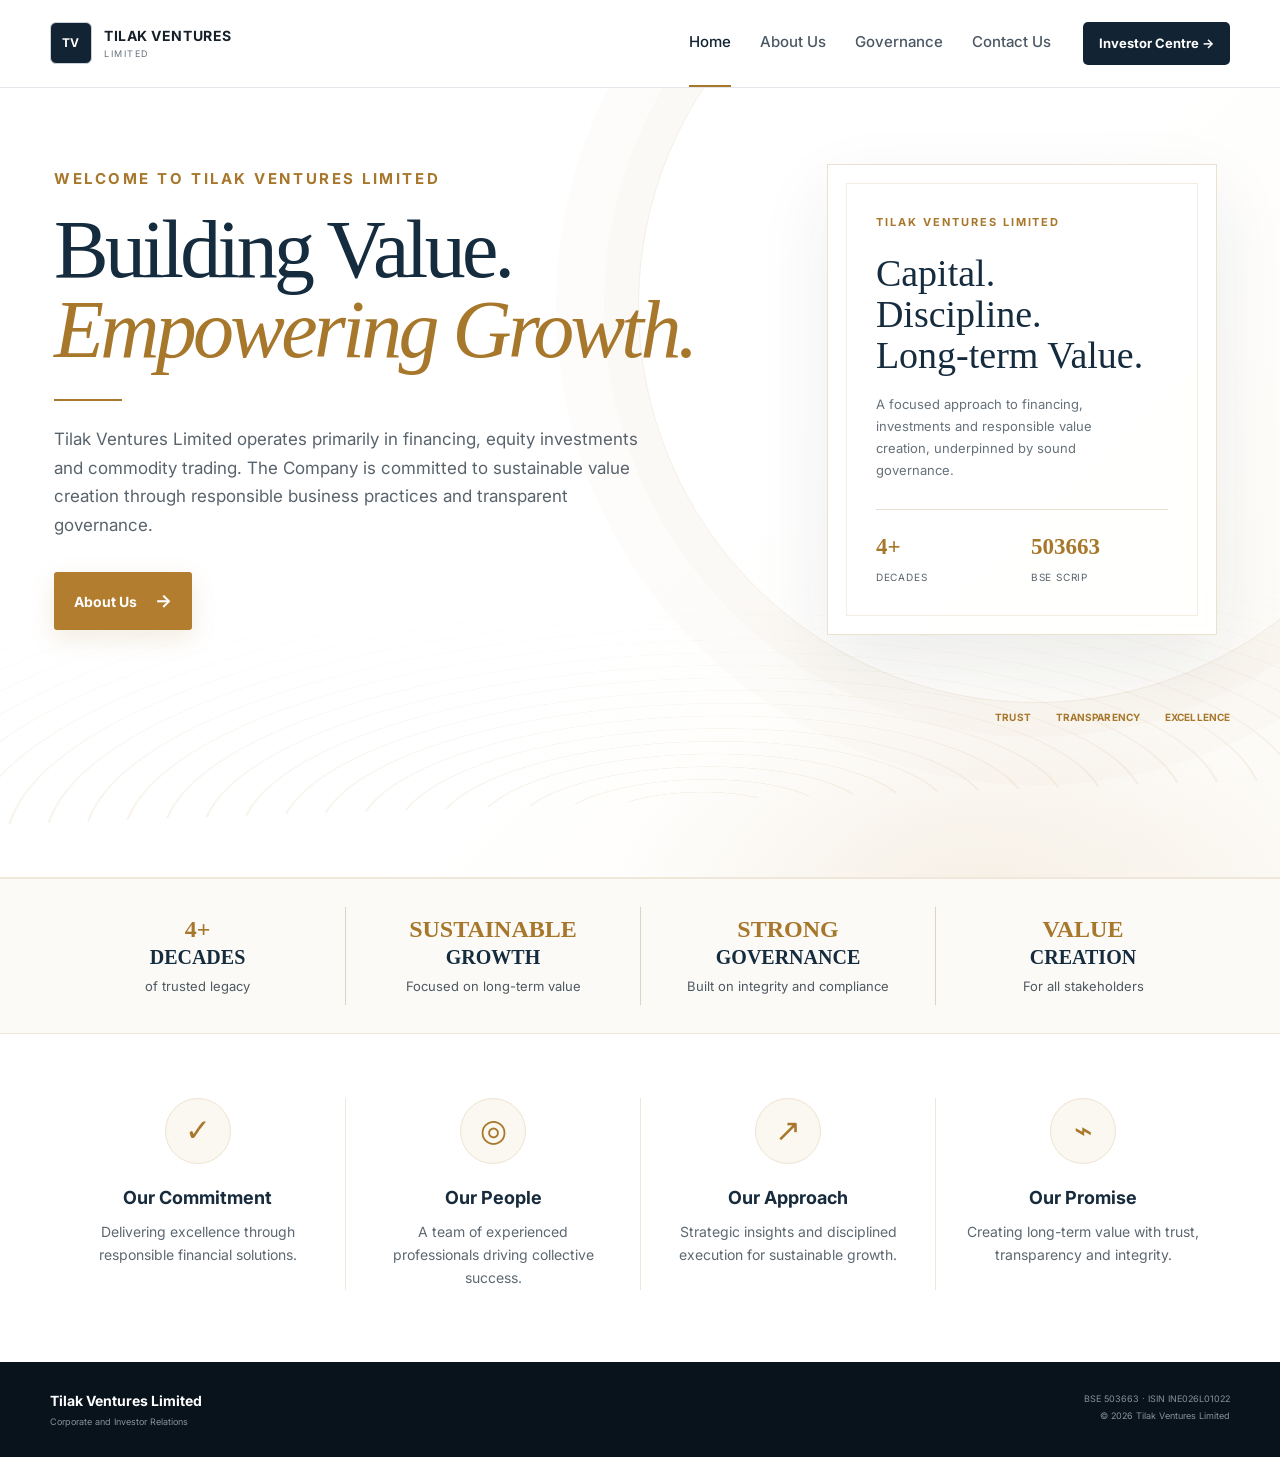
<file: index.html>
<!doctype html>
<html lang="en">
<head>
<meta charset="utf-8">
<meta name="viewport" content="width=device-width,initial-scale=1">
<title>Tilak Ventures Limited | Corporate and Investor Relations</title>
<meta name="description" content="Tilak Ventures Limited — financing, equity investments and commodity trading, with corporate information, investor disclosures and governance resources.">
<link rel="stylesheet" href="styles.css?v=20260812-home6">
<link rel="stylesheet" href="home.css?v=20260812-home6">
</head>
<body class="home-page">
<header class="top"><div class="wrap nav">
<a class="brand" href="index.html" aria-label="Tilak Ventures Limited home"><span class="mark">TV</span><span><b>TILAK VENTURES</b><small>LIMITED</small></span></a>
<nav aria-label="Primary navigation"><a class="active" href="index.html">Home</a><a href="about-us.html">About Us</a><a href="governance.html">Governance</a><a href="contact.html">Contact Us</a></nav>
<a class="cta" href="investor-centre.html">Investor Centre <span>→</span></a>
</div></header>
<main>
<section class="home-hero" aria-label="Tilak Ventures Limited overview"><div class="wrap home-hero-inner">
<div class="hero-content">
<p class="hero-eyebrow">WELCOME TO TILAK VENTURES LIMITED</p>
<h1>Building Value.<br><em>Empowering Growth.</em></h1>
<span class="gold-rule" aria-hidden="true"></span>
<p class="hero-description">Tilak Ventures Limited operates primarily in financing, equity investments and commodity trading. The Company is committed to sustainable value creation through responsible business practices and transparent governance.</p>
<a class="primary-action" href="about-us.html">About Us <span>→</span></a>
</div>
<div class="hero-visual" aria-label="Tilak Ventures investment philosophy">
<div class="hero-card">
<div class="label">TILAK VENTURES LIMITED</div>
<h2>Capital.<br>Discipline.<br>Long-term Value.</h2>
<p>A focused approach to financing, investments and responsible value creation, underpinned by sound governance.</p>
<div class="hero-metrics"><div><strong>4+</strong><span>Decades</span></div><div><strong>503663</strong><span>BSE Scrip</span></div></div>
</div>
</div>
<div class="hero-values" aria-label="Company values"><span>TRUST</span><span>TRANSPARENCY</span><span>EXCELLENCE</span></div>
<div class="hero-waves" aria-hidden="true"></div>
</div></section>
<section class="home-stats" aria-label="Company highlights"><div class="wrap stats-grid">
<div class="stat"><strong>4+</strong><b>DECADES</b><span>of trusted legacy</span></div><div class="stat"><strong>SUSTAINABLE</strong><b>GROWTH</b><span>Focused on long-term value</span></div><div class="stat"><strong>STRONG</strong><b>GOVERNANCE</b><span>Built on integrity and compliance</span></div><div class="stat"><strong>VALUE</strong><b>CREATION</b><span>For all stakeholders</span></div>
</div></section>
<section class="home-pillars" aria-label="Our principles"><div class="wrap pillars-grid">
<article class="pillar"><div class="pillar-icon">✓</div><h2>Our Commitment</h2><p>Delivering excellence through responsible financial solutions.</p></article><article class="pillar"><div class="pillar-icon">◎</div><h2>Our People</h2><p>A team of experienced professionals driving collective success.</p></article><article class="pillar"><div class="pillar-icon">↗</div><h2>Our Approach</h2><p>Strategic insights and disciplined execution for sustainable growth.</p></article><article class="pillar"><div class="pillar-icon">⌁</div><h2>Our Promise</h2><p>Creating long-term value with trust, transparency and integrity.</p></article>
</div></section>
</main>
<footer><div class="wrap foot"><div><b>Tilak Ventures Limited</b><small>Corporate and Investor Relations</small></div><div class="foot-right"><small>BSE 503663 · ISIN INE026L01022</small><small>© 2026 Tilak Ventures Limited</small></div></div></footer>
<script src="mobile-nav.js?v=20260812-responsive2"></script>
</body></html>
</file>
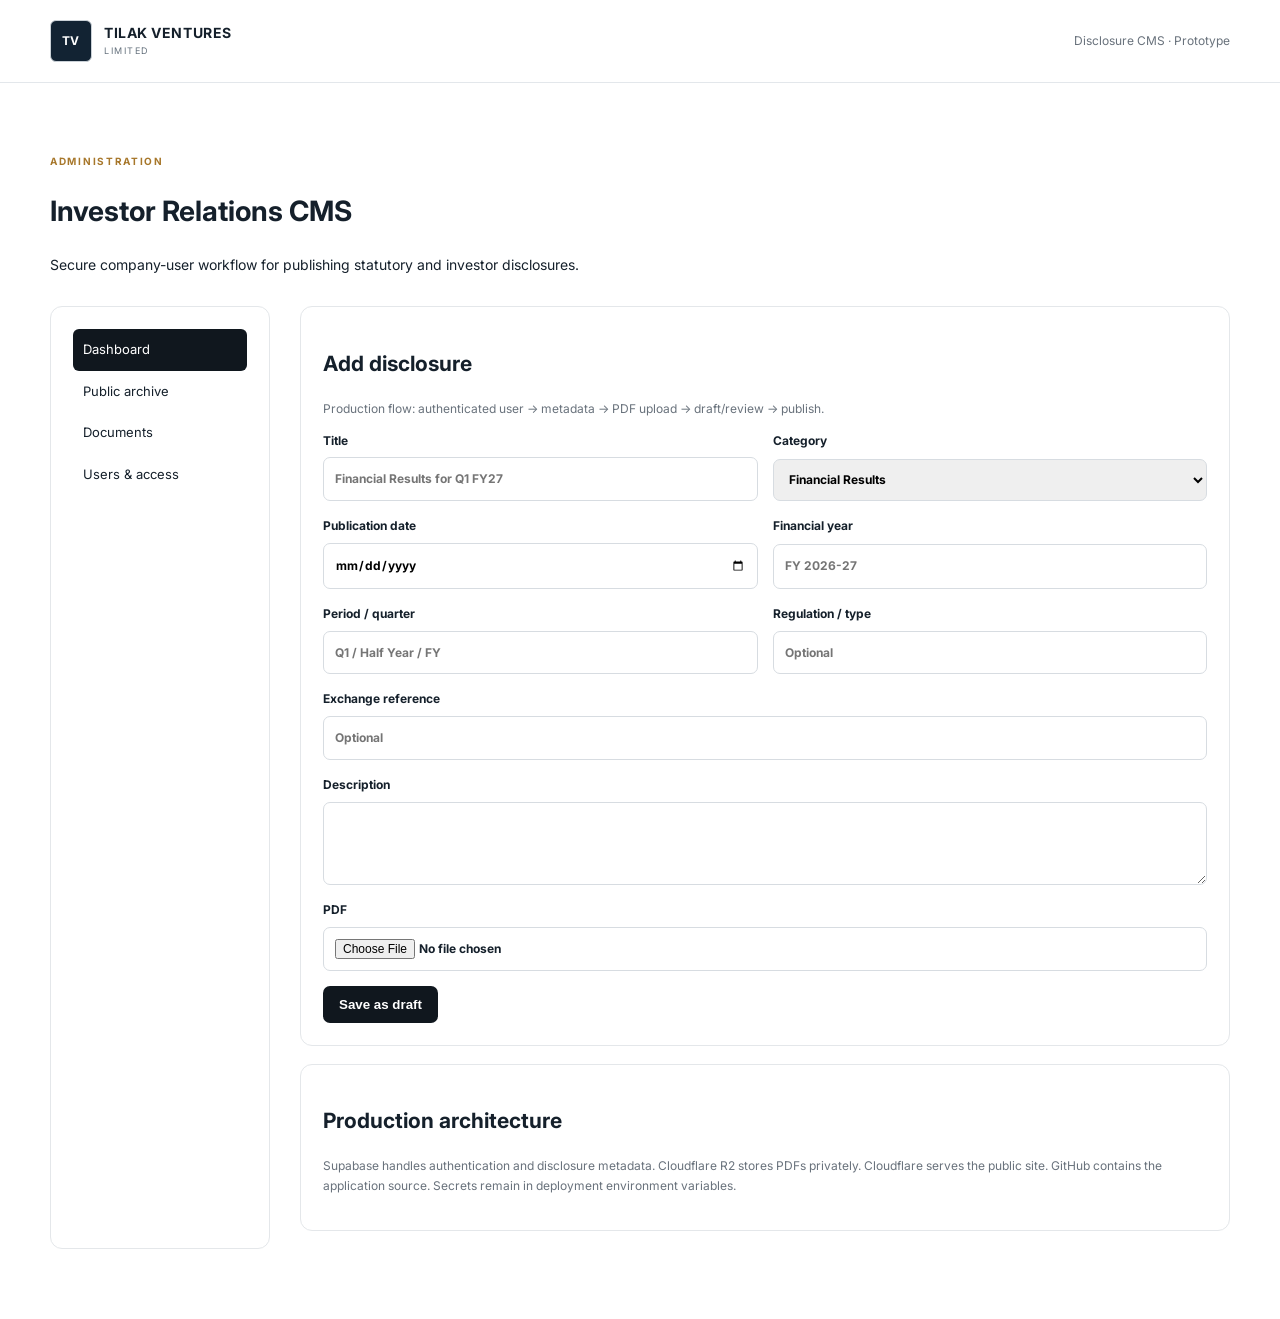
<file: admin/index.html>
<!doctype html><html lang="en"><head><meta charset="utf-8"><meta name="viewport" content="width=device-width,initial-scale=1"><title>Tilak Ventures | Disclosure CMS</title><link rel="stylesheet" href="../styles.css"><style>main{padding:70px 0}.cms{display:grid;grid-template-columns:220px 1fr;gap:30px}.side,.panel{border:1px solid #e4e7ea;border-radius:12px;background:#fff;padding:22px}.side a{display:block;padding:10px;border-radius:6px;font-size:13px}.side a.active{background:#10171e;color:#fff}.panel{margin-bottom:18px}.grid{display:grid;grid-template-columns:1fr 1fr;gap:15px}label{font-size:12px;font-weight:700;display:grid;gap:7px;margin-bottom:15px}input,select,textarea{font:inherit;border:1px solid #d7dce1;border-radius:7px;padding:11px}button{border:0;border-radius:7px;padding:11px 16px;font-weight:700;background:#10171e;color:#fff}.note{font-size:12px;color:#69727c}@media(max-width:750px){.cms,.grid{grid-template-columns:1fr}}</style></head><body><header class="top"><div class="wrap nav"><a class="brand" href="../index.html"><span class="mark">TV</span><span><b>TILAK VENTURES</b><small>LIMITED</small></span></a><span style="margin-left:auto;font-size:12px;color:#69727c">Disclosure CMS · Prototype</span></div></header><main><div class="wrap"><p class="kicker">ADMINISTRATION</p><h1>Investor Relations CMS</h1><p class="intro">Secure company-user workflow for publishing statutory and investor disclosures.</p><div class="cms"><aside class="side"><a class="active">Dashboard</a><a href="../disclosures.html">Public archive</a><a>Documents</a><a>Users & access</a></aside><section><div class="panel"><h2>Add disclosure</h2><p class="note">Production flow: authenticated user → metadata → PDF upload → draft/review → publish.</p><form id="form"><div class="grid"><label>Title<input required name="title" placeholder="Financial Results for Q1 FY27"></label><label>Category<select required name="category"><option>Financial Results</option><option>Annual Reports</option><option>Corporate Announcements</option><option>Shareholding Pattern</option><option>AGM / EGM</option><option>Investor Presentations</option><option>Corporate Governance</option><option>Policies</option><option>Other Disclosures</option></select></label></div><div class="grid"><label>Publication date<input required type="date" name="date"></label><label>Financial year<input name="fy" placeholder="FY 2026-27"></label></div><div class="grid"><label>Period / quarter<input name="period" placeholder="Q1 / Half Year / FY"></label><label>Regulation / type<input name="regulation" placeholder="Optional"></label></div><label>Exchange reference<input name="reference" placeholder="Optional"></label><label>Description<textarea name="description" rows="3"></textarea></label><label>PDF<input required type="file" accept="application/pdf"></label><button>Save as draft</button></form></div><div class="panel"><h2>Production architecture</h2><p class="note">Supabase handles authentication and disclosure metadata. Cloudflare R2 stores PDFs privately. Cloudflare serves the public site. GitHub contains the application source. Secrets remain in deployment environment variables.</p></div></section></div></div></main><script>document.querySelector('#form').addEventListener('submit',e=>{e.preventDefault();alert('Prototype: draft captured locally. Supabase/R2 connection will be enabled during deployment.');});</script></body></html>
</file>
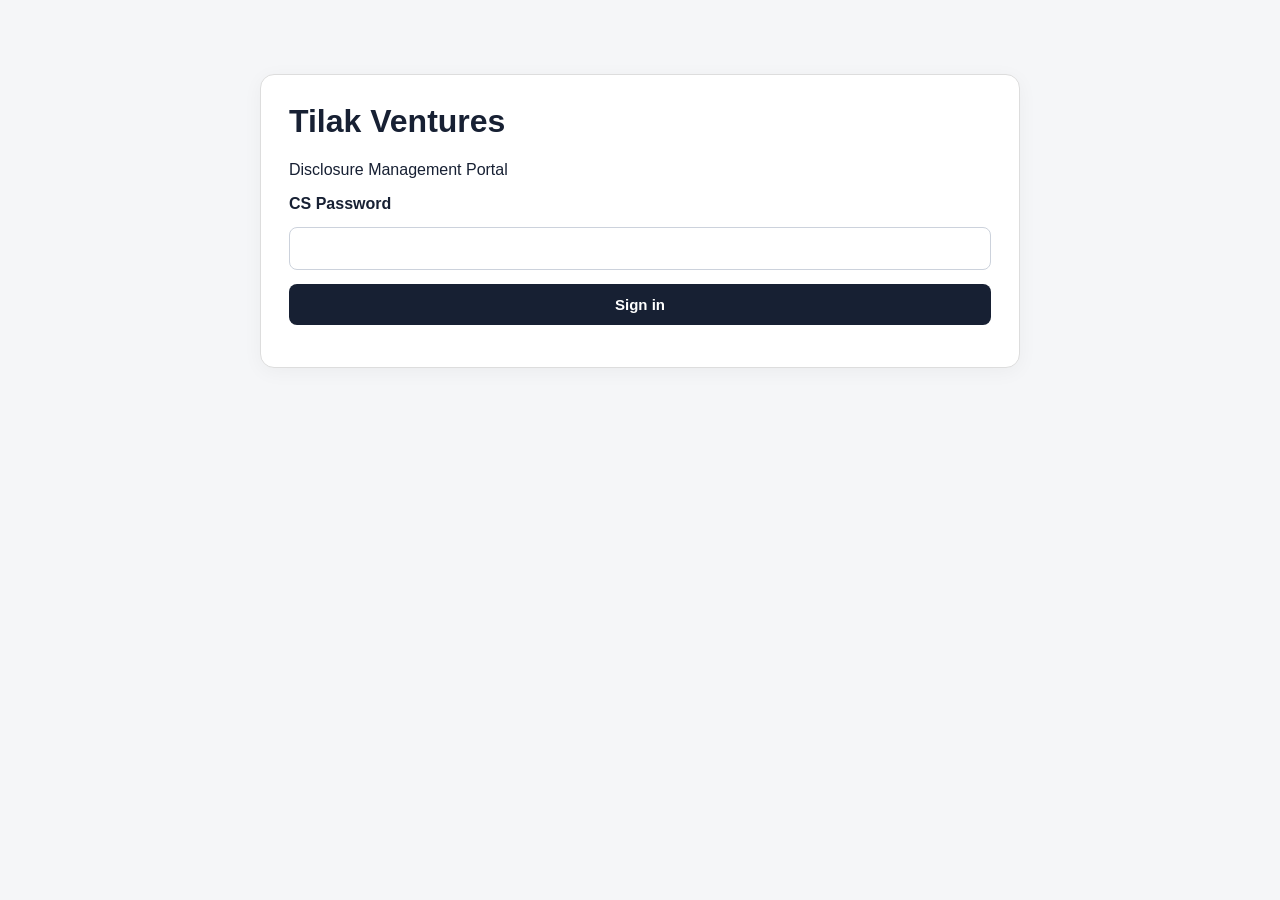
<file: cms/public/index.html>
<!doctype html><html lang="en"><head><meta charset="utf-8"><meta name="viewport" content="width=device-width,initial-scale=1"><title>Tilak Ventures — Disclosure CMS</title><style>body{font-family:Arial,sans-serif;background:#f5f6f8;margin:0;color:#172033}.wrap{max-width:760px;margin:50px auto;padding:24px}.card{background:#fff;border:1px solid #ddd;border-radius:14px;padding:28px;box-shadow:0 4px 20px #0000000b}h1{margin-top:0}.grid{display:grid;gap:14px}label{font-weight:600}input,select,button{width:100%;padding:12px;border:1px solid #ccd2dc;border-radius:8px;box-sizing:border-box;font-size:15px}button{background:#172033;color:#fff;border:0;cursor:pointer;font-weight:700}.hidden{display:none}.msg{margin-top:14px;padding:12px;border-radius:8px;background:#eef4ff}.note{font-size:13px;color:#657084}.logout{background:#fff;color:#172033;border:1px solid #ccd2dc}.row{display:grid;grid-template-columns:1fr 1fr;gap:14px}@media(max-width:600px){.row{grid-template-columns:1fr}}</style></head><body><div class="wrap"><div class="card" id="login"><h1>Tilak Ventures</h1><p>Disclosure Management Portal</p><div class="grid"><label>CS Password</label><input id="pw" type="password" autocomplete="current-password"><button onclick="login()">Sign in</button><div id="lm" class="note"></div></div></div><div class="card hidden" id="app"><h1>Disclosure Upload</h1><p class="note">Upload the approved PDF. The portal places it in the correct repository folder and publishes it through the existing website workflow.</p><div class="grid"><label>Document type</label><select id="type" onchange="fields()"><option value="results">Financial Results</option><option value="annual-report">Annual Report</option><option value="corporate-announcements">Corporate Announcement</option><option value="shareholding-pattern">Shareholding Pattern</option><option value="corporate-governance">Corporate Governance</option><option value="investor-presentations">Investor Presentation</option><option value="notices-outcomes">Notices / Outcomes</option><option value="policies">Policies</option></select><div id="fybox"><label>Financial Year</label><select id="fy"></select></div><div id="qbox"><label>Quarter</label><select id="quarter"><option>Q1</option><option>Q2</option><option>Q3</option><option>Q4</option></select></div><div id="titlebox" class="hidden"><label>Document title</label><input id="title" placeholder="e.g. AGM Notice 2026"></div><label>PDF</label><input id="file" type="file" accept="application/pdf"><button onclick="upload()">Publish</button><button class="logout" onclick="logout()">Sign out</button><div id="msg"></div></div></div></div><script>const $=id=>document.getElementById(id);for(let y=2026;y>=2013;y--){let o=document.createElement('option');o.value=`${y}-${String(y+1).slice(-2)}`;o.textContent=`FY ${y}-${String(y+1).slice(-2)}`;$('fy').append(o)}function fields(){let t=$('type').value,r=t==='results',a=t==='annual-report';$('qbox').classList.toggle('hidden',!r);$('fybox').classList.toggle('hidden',!r&&!a);$('titlebox').classList.toggle('hidden',r||a)}async function login(){let r=await fetch('/api/login',{method:'POST',headers:{'content-type':'application/json'},body:JSON.stringify({password:$('pw').value})});let x=await r.json();if(r.ok){$('login').classList.add('hidden');$('app').classList.remove('hidden')}else $('lm').textContent=x.error||'Sign in failed'}async function upload(){let f=$('file').files[0];if(!f)return $('msg').textContent='Please select a PDF.';let fd=new FormData();fd.append('type',$('type').value);fd.append('fy',$('fy').value);fd.append('quarter',$('quarter').value);fd.append('title',$('title').value);fd.append('file',f);$('msg').textContent='Publishing…';let r=await fetch('/api/upload',{method:'POST',body:fd});let x=await r.json();$('msg').textContent=r.ok?`Published: ${x.path}`:(x.error||'Upload failed');if(r.ok)$('file').value=''}async function logout(){await fetch('/api/logout',{method:'POST'});location.reload()}fields()</script></body></html>
</file>
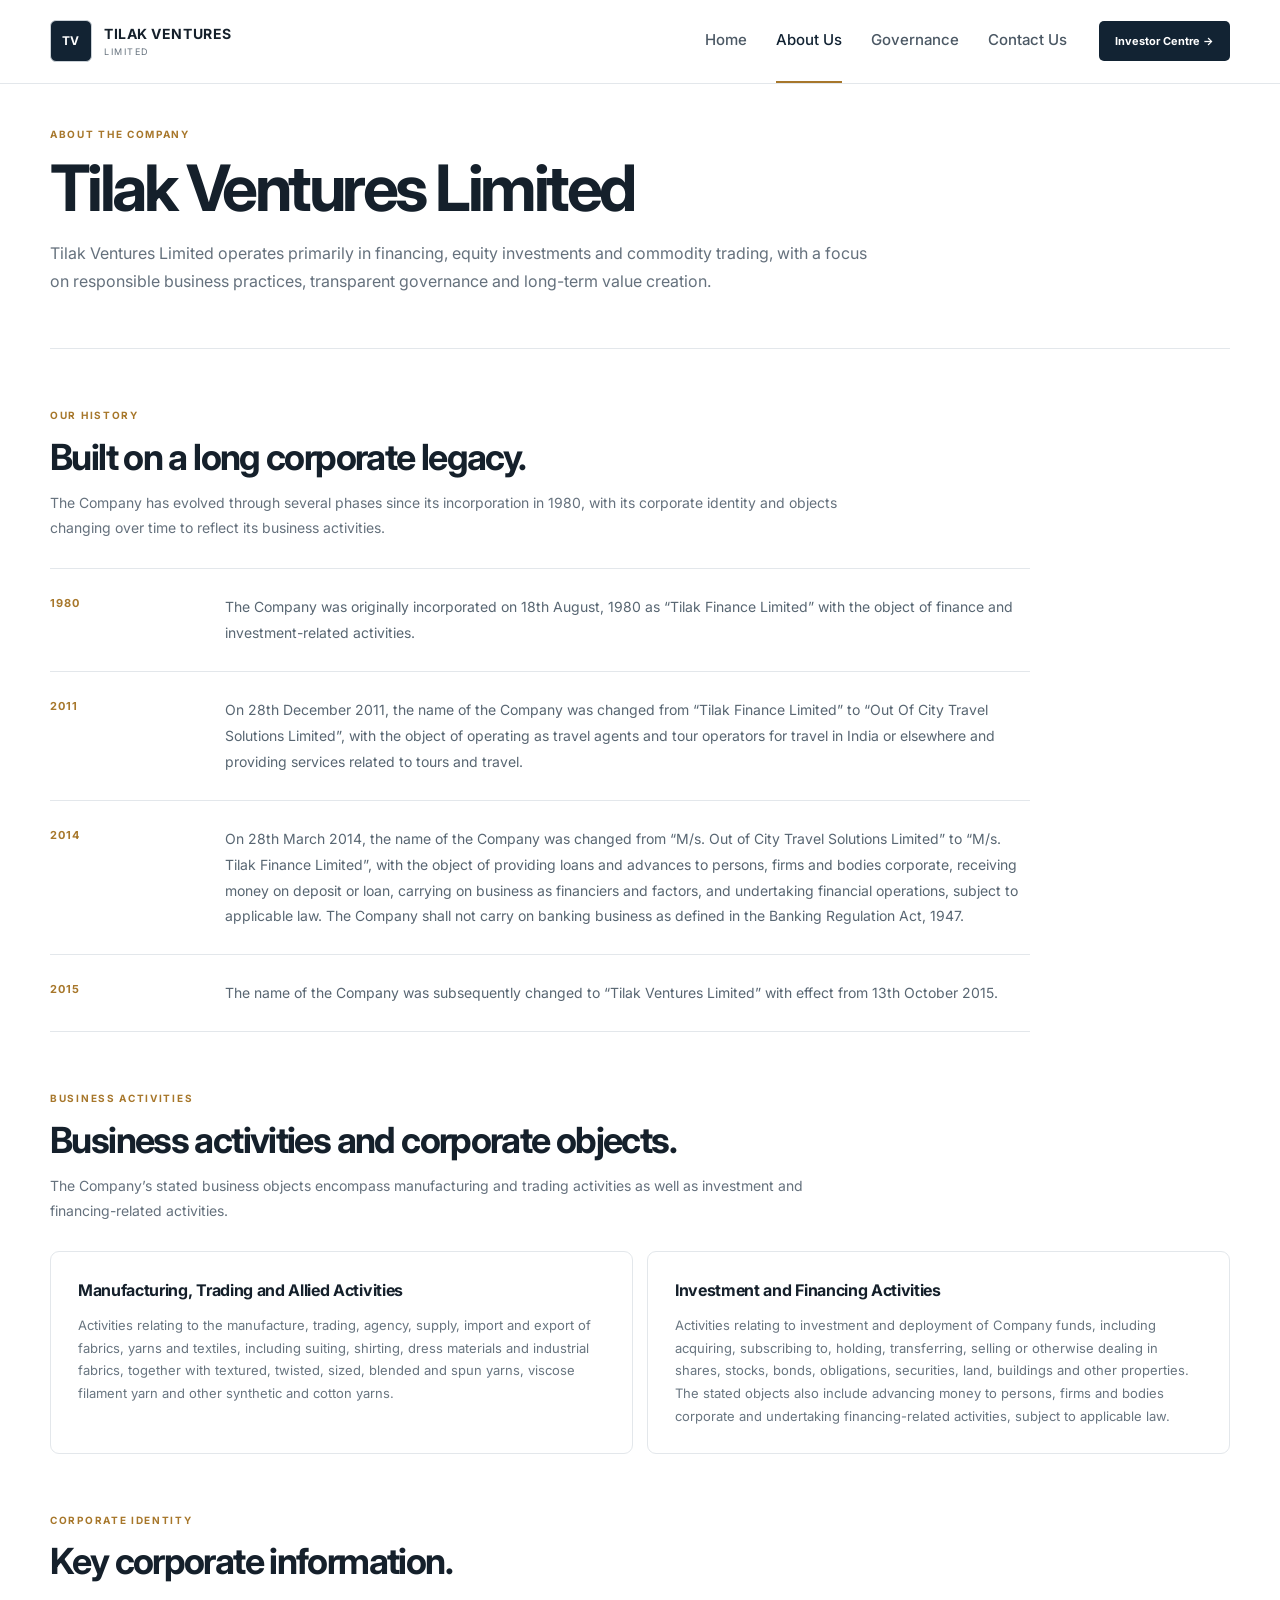
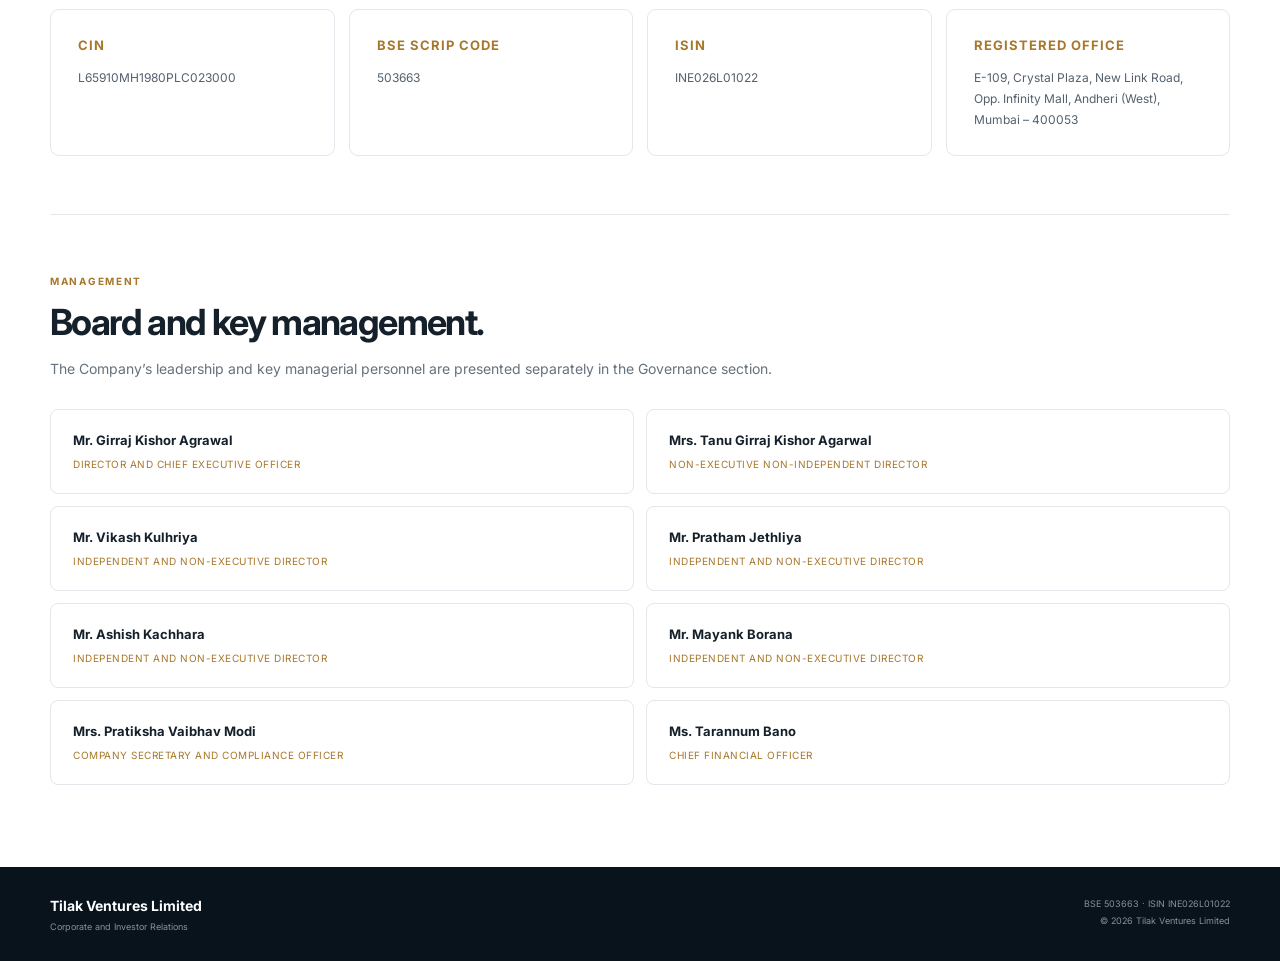
<file: about-us.html>
<!doctype html>
<html lang="en">
<head>
<meta charset="utf-8">
<meta name="viewport" content="width=device-width,initial-scale=1">
<title>About Us | Tilak Ventures Limited</title>
<meta name="description" content="About Tilak Ventures Limited, including its history, business activities, corporate identity and management overview.">
<link rel="stylesheet" href="styles.css?v=20260812-about2">
<style>
.about-page{padding:42px 0 82px;background:#fff}
.about-hero{padding:0 0 52px;border-bottom:1px solid var(--line)}
.about-hero h1{margin:0 0 18px;font-size:clamp(48px,5vw,68px);line-height:1.02;letter-spacing:-.055em}
.about-lead{max-width:820px;margin:0;color:var(--muted);font-size:16px;line-height:1.8}
.about-rule{width:58px;height:3px;background:var(--gold);margin:22px 0 28px}
.about-section{padding:58px 0 0}
.about-section-head{max-width:820px;margin-bottom:28px}
.about-section h2,.management .about-section-head h2{margin:0 0 13px;font-size:36px!important;line-height:1.12;letter-spacing:-.045em}
.about-section-intro{margin:0;color:var(--muted);font-size:14px;line-height:1.8}
.history-list{max-width:980px;border-top:1px solid var(--line)}
.history-item{display:grid;grid-template-columns:145px 1fr;gap:30px;padding:25px 0;border-bottom:1px solid var(--line)}
.history-year{color:var(--gold);font-size:11px;font-weight:700;letter-spacing:.08em;text-transform:uppercase}
.history-item p{margin:0;color:#586672;font-size:14px;line-height:1.85}
.business-grid,.identity-grid{display:grid;grid-template-columns:repeat(2,1fr);gap:14px}
.about-card{border:1px solid var(--line);border-radius:9px;background:#fff;padding:25px 27px}
.about-card h3{margin:0 0 10px;font-size:16px;letter-spacing:-.02em}
.about-card p{margin:0;color:#687580;font-size:13px;line-height:1.75}
.identity-grid{margin-top:14px;grid-template-columns:repeat(4,1fr)}
.identity-grid .about-card{min-height:132px}
.identity-grid h3{font-size:13px;color:var(--gold);text-transform:uppercase;letter-spacing:.08em}
.identity-grid p{font-size:12px;color:#53616d}
.management{margin-top:58px;padding-top:58px;border-top:1px solid var(--line)}
.people-grid{display:grid;grid-template-columns:repeat(2,1fr);gap:12px}
.person-card{border:1px solid var(--line);border-radius:8px;padding:20px 22px;background:#fff}
.person-card b{display:block;font-size:13px}
.person-card span{display:block;margin-top:5px;color:var(--gold);font-size:10px;text-transform:uppercase;letter-spacing:.05em}
@media(max-width:900px){.identity-grid{grid-template-columns:repeat(2,1fr)}}
@media(max-width:700px){.about-page{padding:30px 0 60px}.about-hero h1{font-size:44px}.about-section h2,.management .about-section-head h2{font-size:31px!important}.history-item{grid-template-columns:1fr;gap:7px}.business-grid,.people-grid,.identity-grid{grid-template-columns:1fr}}
</style>
</head>
<body>
<header class="top"><div class="wrap nav">
<a class="brand" href="index.html" aria-label="Tilak Ventures Limited home"><span class="mark">TV</span><span><b>TILAK VENTURES</b><small>LIMITED</small></span></a>
<nav aria-label="Primary navigation"><a href="index.html">Home</a><a class="active" href="about-us.html">About Us</a><a href="governance.html">Governance</a><a href="contact.html">Contact Us</a></nav>
<a class="cta" href="investor-centre.html">Investor Centre <span>→</span></a>
</div></header>
<main class="about-page">
<div class="wrap">
<section class="about-hero">
<p class="kicker">ABOUT THE COMPANY</p>
<h1>Tilak Ventures Limited</h1>
<span class="about-rule" aria-hidden="true"></span>
<p class="about-lead">Tilak Ventures Limited operates primarily in financing, equity investments and commodity trading, with a focus on responsible business practices, transparent governance and long-term value creation.</p>
</section>
<section class="about-section">
<div class="about-section-head"><p class="kicker">OUR HISTORY</p><h2>Built on a long corporate legacy.</h2><p class="about-section-intro">The Company has evolved through several phases since its incorporation in 1980, with its corporate identity and objects changing over time to reflect its business activities.</p></div>
<div class="history-list">
<div class="history-item"><div class="history-year">1980</div><p>The Company was originally incorporated on 18th August, 1980 as “Tilak Finance Limited” with the object of finance and investment-related activities.</p></div>
<div class="history-item"><div class="history-year">2011</div><p>On 28th December 2011, the name of the Company was changed from “Tilak Finance Limited” to “Out Of City Travel Solutions Limited”, with the object of operating as travel agents and tour operators for travel in India or elsewhere and providing services related to tours and travel.</p></div>
<div class="history-item"><div class="history-year">2014</div><p>On 28th March 2014, the name of the Company was changed from “M/s. Out of City Travel Solutions Limited” to “M/s. Tilak Finance Limited”, with the object of providing loans and advances to persons, firms and bodies corporate, receiving money on deposit or loan, carrying on business as financiers and factors, and undertaking financial operations, subject to applicable law. The Company shall not carry on banking business as defined in the Banking Regulation Act, 1947.</p></div>
<div class="history-item"><div class="history-year">2015</div><p>The name of the Company was subsequently changed to “Tilak Ventures Limited” with effect from 13th October 2015.</p></div>
</div>
</section>
<section class="about-section">
<div class="about-section-head"><p class="kicker">BUSINESS ACTIVITIES</p><h2>Business activities and corporate objects.</h2><p class="about-section-intro">The Company’s stated business objects encompass manufacturing and trading activities as well as investment and financing-related activities.</p></div>
<div class="business-grid">
<article class="about-card"><h3>Manufacturing, Trading and Allied Activities</h3><p>Activities relating to the manufacture, trading, agency, supply, import and export of fabrics, yarns and textiles, including suiting, shirting, dress materials and industrial fabrics, together with textured, twisted, sized, blended and spun yarns, viscose filament yarn and other synthetic and cotton yarns.</p></article>
<article class="about-card"><h3>Investment and Financing Activities</h3><p>Activities relating to investment and deployment of Company funds, including acquiring, subscribing to, holding, transferring, selling or otherwise dealing in shares, stocks, bonds, obligations, securities, land, buildings and other properties. The stated objects also include advancing money to persons, firms and bodies corporate and undertaking financing-related activities, subject to applicable law.</p></article>
</div>
</section>
<section class="about-section">
<div class="about-section-head"><p class="kicker">CORPORATE IDENTITY</p><h2>Key corporate information.</h2></div>
<div class="identity-grid">
<div class="about-card"><h3>CIN</h3><p>L65910MH1980PLC023000</p></div>
<div class="about-card"><h3>BSE Scrip Code</h3><p>503663</p></div>
<div class="about-card"><h3>ISIN</h3><p>INE026L01022</p></div>
<div class="about-card"><h3>Registered Office</h3><p>E-109, Crystal Plaza, New Link Road, Opp. Infinity Mall, Andheri (West), Mumbai – 400053</p></div>
</div>
</section>
<section class="management">
<div class="about-section-head"><p class="kicker">MANAGEMENT</p><h2>Board and key management.</h2><p class="about-section-intro">The Company’s leadership and key managerial personnel are presented separately in the Governance section.</p></div>
<div class="people-grid">
<div class="person-card"><b>Mr. Girraj Kishor Agrawal</b><span>Director and Chief Executive Officer</span></div>
<div class="person-card"><b>Mrs. Tanu Girraj Kishor Agarwal</b><span>Non-Executive Non-Independent Director</span></div>
<div class="person-card"><b>Mr. Vikash Kulhriya</b><span>Independent and Non-Executive Director</span></div>
<div class="person-card"><b>Mr. Pratham Jethliya</b><span>Independent and Non-Executive Director</span></div>
<div class="person-card"><b>Mr. Ashish Kachhara</b><span>Independent and Non-Executive Director</span></div>
<div class="person-card"><b>Mr. Mayank Borana</b><span>Independent and Non-Executive Director</span></div>
<div class="person-card"><b>Mrs. Pratiksha Vaibhav Modi</b><span>Company Secretary and Compliance Officer</span></div>
<div class="person-card"><b>Ms. Tarannum Bano</b><span>Chief Financial Officer</span></div>
</div>
</section>
</div>
</main>
<footer><div class="wrap foot"><div><b>Tilak Ventures Limited</b><small>Corporate and Investor Relations</small></div><div class="foot-right"><small>BSE 503663 · ISIN INE026L01022</small><small>© 2026 Tilak Ventures Limited</small></div></div></footer>
<script src="mobile-nav.js?v=20260812-responsive2"></script>
</body>
</html>
</file>
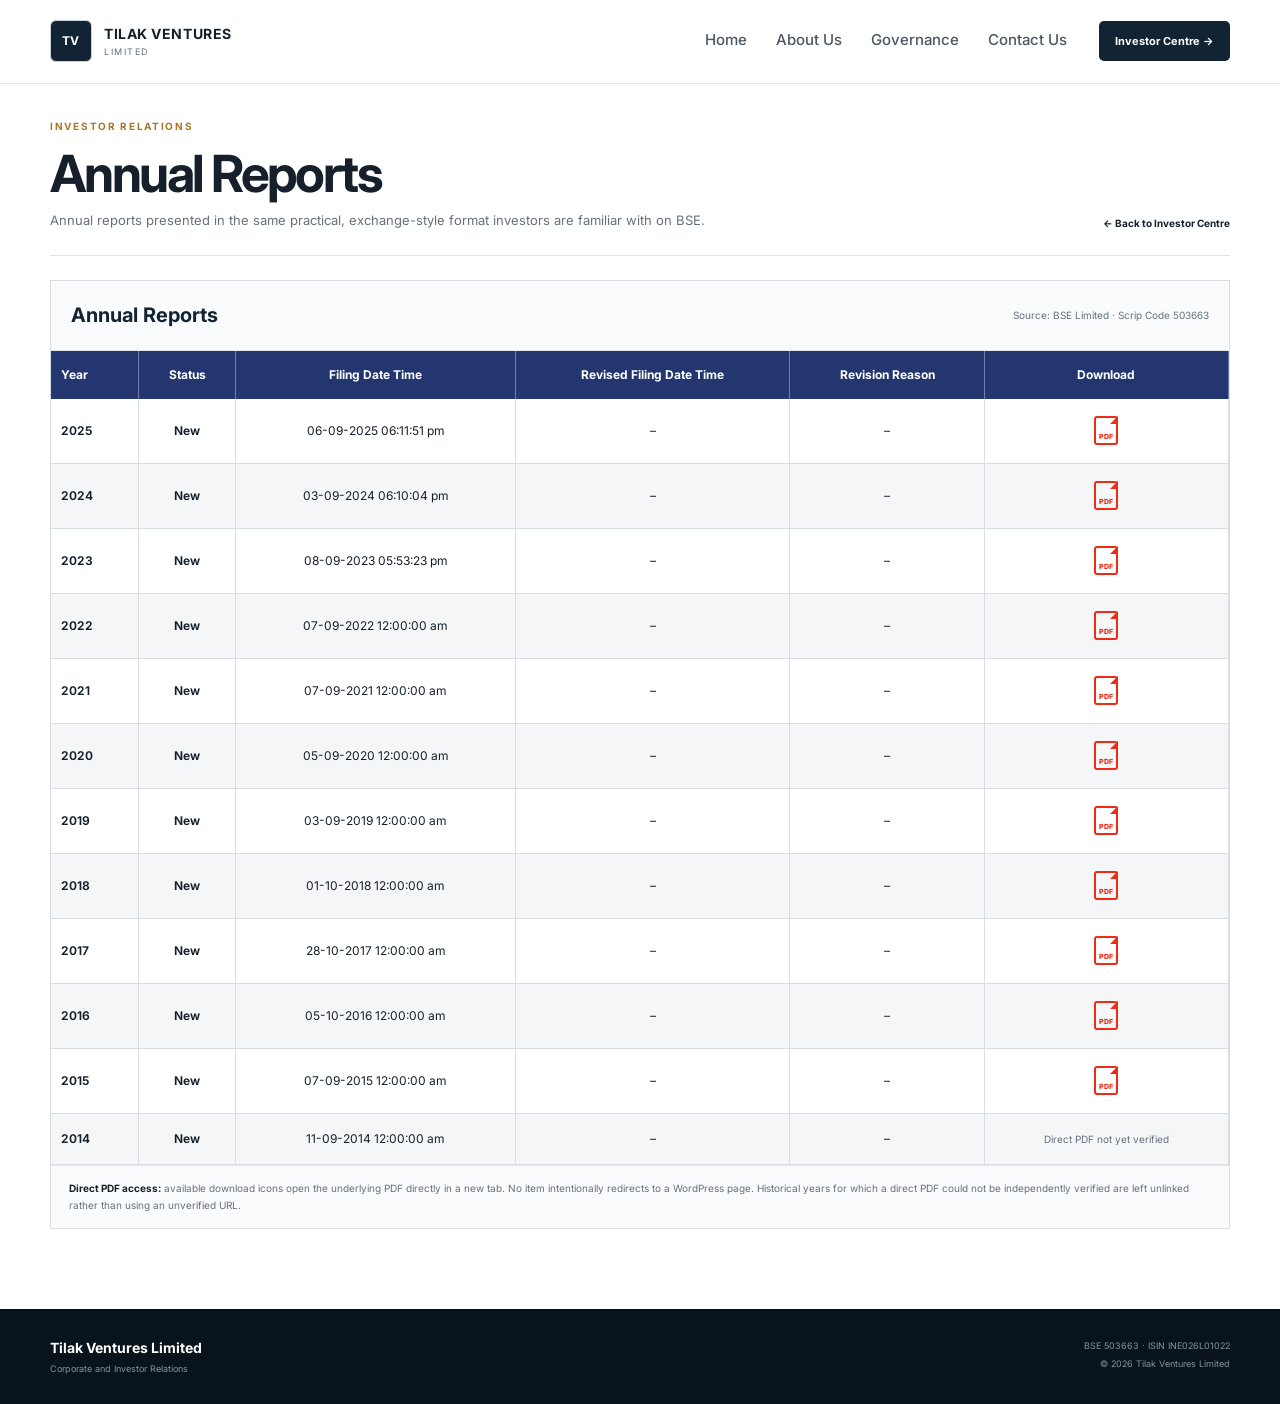
<file: annual-reports.html>
<!doctype html>
<html lang="en">
<head>
<meta charset="utf-8"><meta name="viewport" content="width=device-width,initial-scale=1">
<title>Annual Reports | Tilak Ventures Limited</title>
<meta name="description" content="Annual reports of Tilak Ventures Limited in a BSE-style investor-relations table with direct PDF access.">
<link rel="stylesheet" href="styles.css?v=20260812-annualreports3">
<style>
.annual-page{padding:34px 0 80px}.annual-head{display:flex;justify-content:space-between;align-items:end;gap:24px;padding-bottom:24px;border-bottom:1px solid var(--line)}.annual-head h1{margin:0 0 8px;font-size:clamp(38px,4vw,52px);line-height:1.05;letter-spacing:-.05em}.annual-lead{margin:0;color:var(--muted);font-size:13px;line-height:1.7}.annual-card{margin-top:24px;border:1px solid #d9dee5;background:#fff;overflow:hidden}.annual-card-title{padding:18px 20px;background:#fafbfc;border-bottom:1px solid var(--line);display:flex;justify-content:space-between;align-items:center;gap:20px}.annual-card-title h2{margin:0;font-size:20px;color:var(--navy)}.source{font-size:10px;color:var(--muted)}.annual-wrap{overflow-x:auto}.annual-table{width:100%;min-width:920px;border-collapse:collapse;font-size:12px}.annual-table th{background:#24366f;color:#fff;text-align:center;padding:14px 10px;font-weight:700;border-right:1px solid rgba(255,255,255,.35);white-space:nowrap}.annual-table th:first-child{text-align:left}.annual-table td{padding:15px 10px;border-right:1px solid #d9dee5;border-bottom:1px solid #d9dee5;text-align:center;background:#fff;white-space:nowrap}.annual-table tbody tr:nth-child(even) td{background:#f5f6f8}.annual-table td:first-child{text-align:left;font-weight:650}.annual-table td:nth-child(2){font-weight:650}.pdf-link{display:inline-flex;align-items:center;justify-content:center;text-decoration:none;color:#ef2b16;font-weight:800;font-size:10px;min-width:34px;height:34px}.pdf-icon{width:24px;height:29px;border:2px solid currentColor;border-radius:3px;display:inline-flex;align-items:flex-end;justify-content:center;position:relative;font-size:7px;line-height:1;padding-bottom:3px}.pdf-icon:after{content:'';position:absolute;right:-2px;top:-2px;border-left:8px solid transparent;border-bottom:8px solid currentColor;width:0;height:0}.pdf-link:hover{color:#b51e10}.annual-note{padding:14px 18px;background:#fafbfc;border-top:1px solid var(--line);font-size:10px;color:var(--muted);line-height:1.7}.annual-note b{color:var(--ink)}@media(max-width:700px){.annual-page{padding-top:25px}.annual-head{display:block}.annual-head .text-link{display:inline-block;margin-top:18px}}
</style>
</head>
<body>
<header class="top"><div class="wrap nav">
<a class="brand" href="index.html"><span class="mark">TV</span><span><b>TILAK VENTURES</b><small>LIMITED</small></span></a>
<nav aria-label="Primary navigation"><a href="index.html">Home</a><a href="about-us.html">About Us</a><a href="governance.html">Governance</a><a href="contact.html">Contact Us</a></nav>
<a class="cta" href="investor-centre.html">Investor Centre <span>→</span></a>
</div></header>
<main class="annual-page"><div class="wrap">
<div class="annual-head"><div><p class="kicker">INVESTOR RELATIONS</p><h1>Annual Reports</h1><p class="annual-lead">Annual reports presented in the same practical, exchange-style format investors are familiar with on BSE.</p></div><a class="text-link" href="investor-centre.html">← Back to Investor Centre</a></div>
<div class="annual-card">
<div class="annual-card-title"><h2>Annual Reports</h2><span class="source">Source: BSE Limited · Scrip Code 503663</span></div>
<div class="annual-wrap"><table class="annual-table"><thead><tr><th>Year</th><th>Status</th><th>Filing Date Time</th><th>Revised Filing Date Time</th><th>Revision Reason</th><th>Download</th></tr></thead><tbody>
<tr><td>2025</td><td>New</td><td>06-09-2025 06:11:51 pm</td><td>–</td><td>–</td><td><a class="pdf-link" href="https://bsmedia.business-standard.com/_media/bs/data/announcements/bse/06092025/9e5581af-d234-485c-b4f9-7b3b358df8b1.pdf" target="_blank" rel="noopener noreferrer" aria-label="Open 2025 annual report PDF"><span class="pdf-icon">PDF</span></a></td></tr>
<tr><td>2024</td><td>New</td><td>03-09-2024 06:10:04 pm</td><td>–</td><td>–</td><td><a class="pdf-link" href="https://www.bseindia.com/xml-data/corpfiling/AttachHis/b48a4578-3f0d-4c80-ad3f-98432036db09.pdf" target="_blank" rel="noopener noreferrer" aria-label="Open 2024 annual report PDF"><span class="pdf-icon">PDF</span></a></td></tr>
<tr><td>2023</td><td>New</td><td>08-09-2023 05:53:23 pm</td><td>–</td><td>–</td><td><a class="pdf-link" href="https://www.bseindia.com/xml-data/corpfiling/AttachHis/88175281-1bd0-48f4-85e1-42f567953e25.pdf" target="_blank" rel="noopener noreferrer" aria-label="Open 2023 annual report PDF"><span class="pdf-icon">PDF</span></a></td></tr>
<tr><td>2022</td><td>New</td><td>07-09-2022 12:00:00 am</td><td>–</td><td>–</td><td><a class="pdf-link" href="https://tilakfinance.wordpress.com/wp-content/uploads/2022/11/notice-of-41st-agm.pdf" target="_blank" rel="noopener noreferrer" aria-label="Open 2022 annual report PDF"><span class="pdf-icon">PDF</span></a></td></tr>
<tr><td>2021</td><td>New</td><td>07-09-2021 12:00:00 am</td><td>–</td><td>–</td><td><a class="pdf-link" href="https://www.bseindia.com/bseplus/AnnualReport/503663/71948503663.pdf" target="_blank" rel="noopener noreferrer" aria-label="Open 2021 annual report PDF"><span class="pdf-icon">PDF</span></a></td></tr>
<tr><td>2020</td><td>New</td><td>05-09-2020 12:00:00 am</td><td>–</td><td>–</td><td><a class="pdf-link" href="https://www.bseindia.com/bseplus/AnnualReport/503663/66711503663.pdf" target="_blank" rel="noopener noreferrer" aria-label="Open 2020 annual report PDF"><span class="pdf-icon">PDF</span></a></td></tr>
<tr><td>2019</td><td>New</td><td>03-09-2019 12:00:00 am</td><td>–</td><td>–</td><td><a class="pdf-link" href="https://www.bseindia.com/bseplus/annualreport/503663/5036630319.pdf" target="_blank" rel="noopener noreferrer" aria-label="Open 2019 annual report PDF"><span class="pdf-icon">PDF</span></a></td></tr>
<tr><td>2018</td><td>New</td><td>01-10-2018 12:00:00 am</td><td>–</td><td>–</td><td><a class="pdf-link" href="https://www.bseindia.com/bseplus/annualreport/503663/5036630318.pdf" target="_blank" rel="noopener noreferrer" aria-label="Open 2018 annual report PDF"><span class="pdf-icon">PDF</span></a></td></tr>
<tr><td>2017</td><td>New</td><td>28-10-2017 12:00:00 am</td><td>–</td><td>–</td><td><a class="pdf-link" href="https://www.bseindia.com/bseplus/AnnualReport/503663/5036630317.pdf" target="_blank" rel="noopener noreferrer" aria-label="Open 2017 annual report PDF"><span class="pdf-icon">PDF</span></a></td></tr>
<tr><td>2016</td><td>New</td><td>05-10-2016 12:00:00 am</td><td>–</td><td>–</td><td><a class="pdf-link" href="https://stockdiscovery.s3.amazonaws.com/insight/india/5396/Annual%20Report/AR-16.pdf" target="_blank" rel="noopener noreferrer" aria-label="Open 2016 annual report PDF"><span class="pdf-icon">PDF</span></a></td></tr>
<tr><td>2015</td><td>New</td><td>07-09-2015 12:00:00 am</td><td>–</td><td>–</td><td><a class="pdf-link" href="https://stockdiscovery.s3.amazonaws.com/insight/india/5396/Annual%20Report/AR-15.pdf" target="_blank" rel="noopener noreferrer" aria-label="Open 2015 annual report PDF"><span class="pdf-icon">PDF</span></a></td></tr>
<tr><td>2014</td><td>New</td><td>11-09-2014 12:00:00 am</td><td>–</td><td>–</td><td><span class="source">Direct PDF not yet verified</span></td></tr>
</tbody></table></div>
<div class="annual-note"><b>Direct PDF access:</b> available download icons open the underlying PDF directly in a new tab. No item intentionally redirects to a WordPress page. Historical years for which a direct PDF could not be independently verified are left unlinked rather than using an unverified URL.</div>
</div></div></main>
<footer><div class="wrap foot"><div><b>Tilak Ventures Limited</b><small>Corporate and Investor Relations</small></div><div class="foot-right"><small>BSE 503663 · ISIN INE026L01022</small><small>© 2026 Tilak Ventures Limited</small></div></div></footer>
<script src="mobile-nav.js?v=20260812-responsive2"></script>
</body></html>
</file>
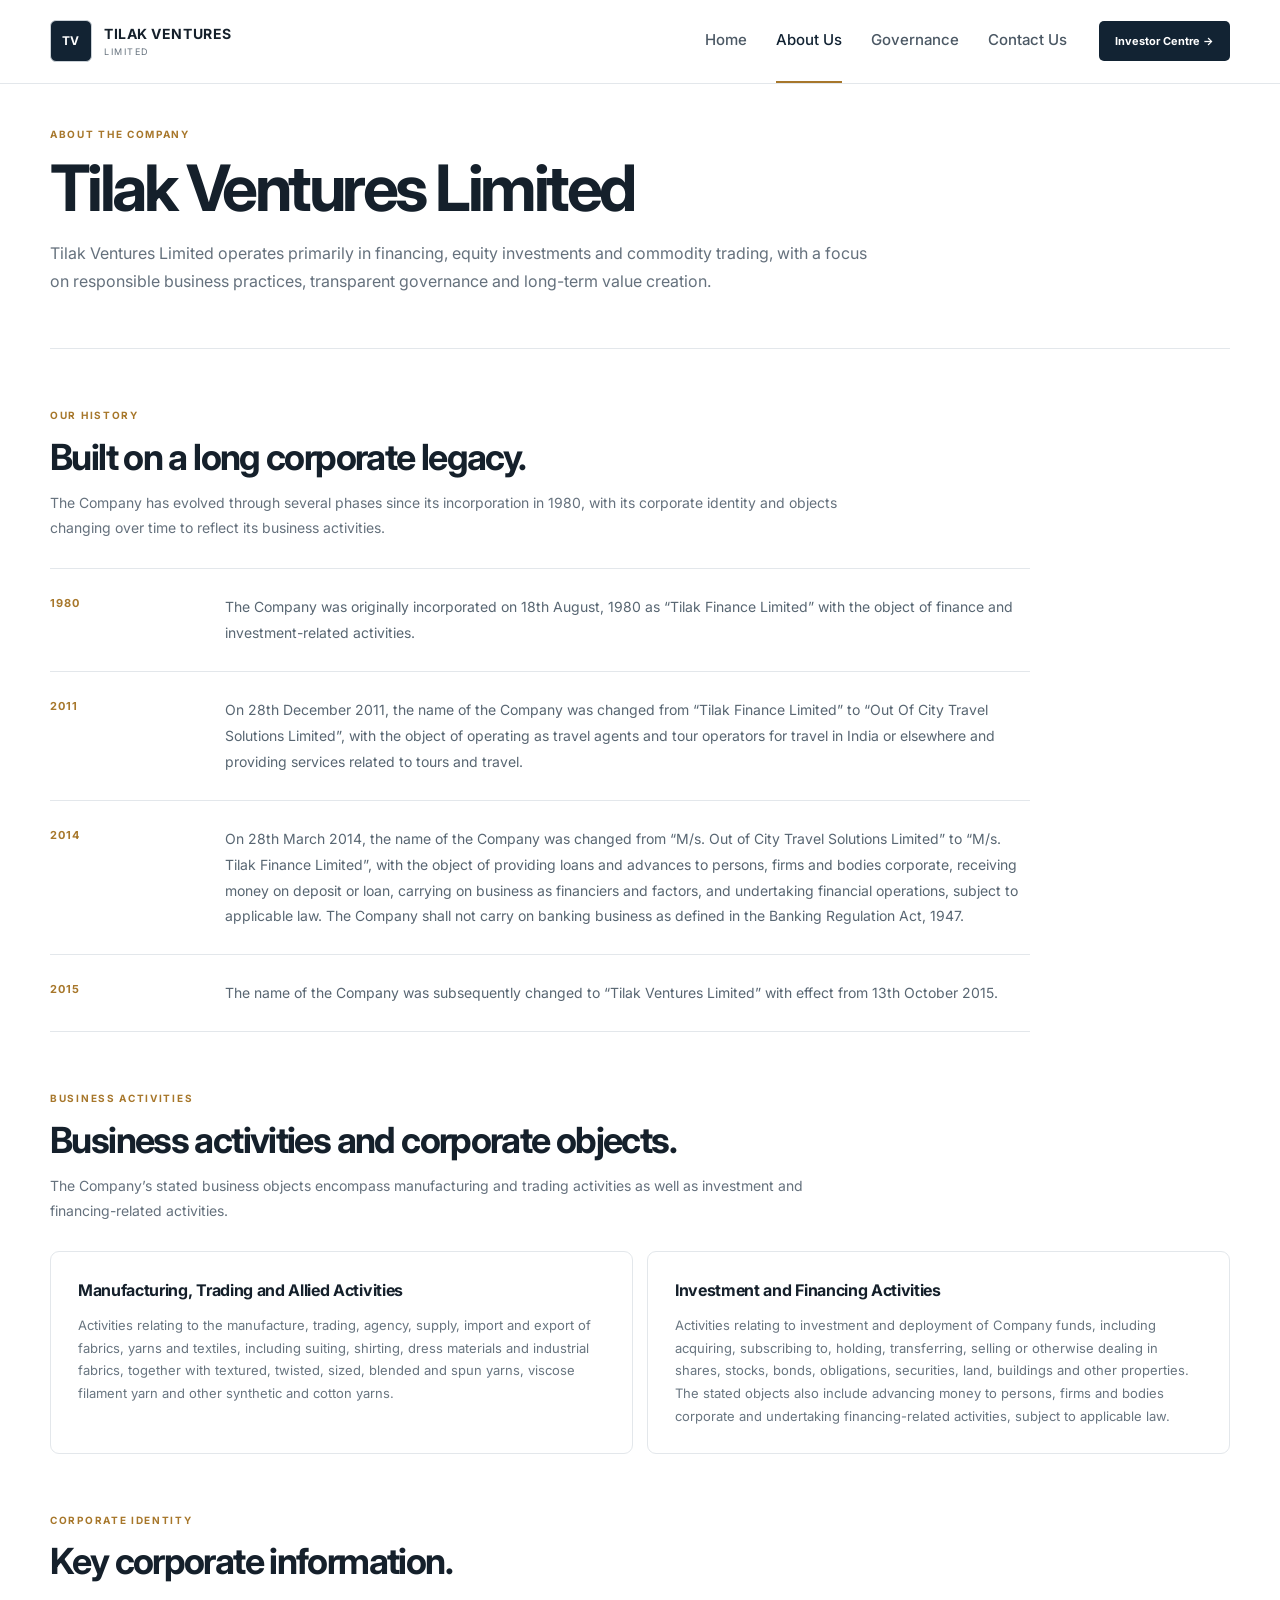
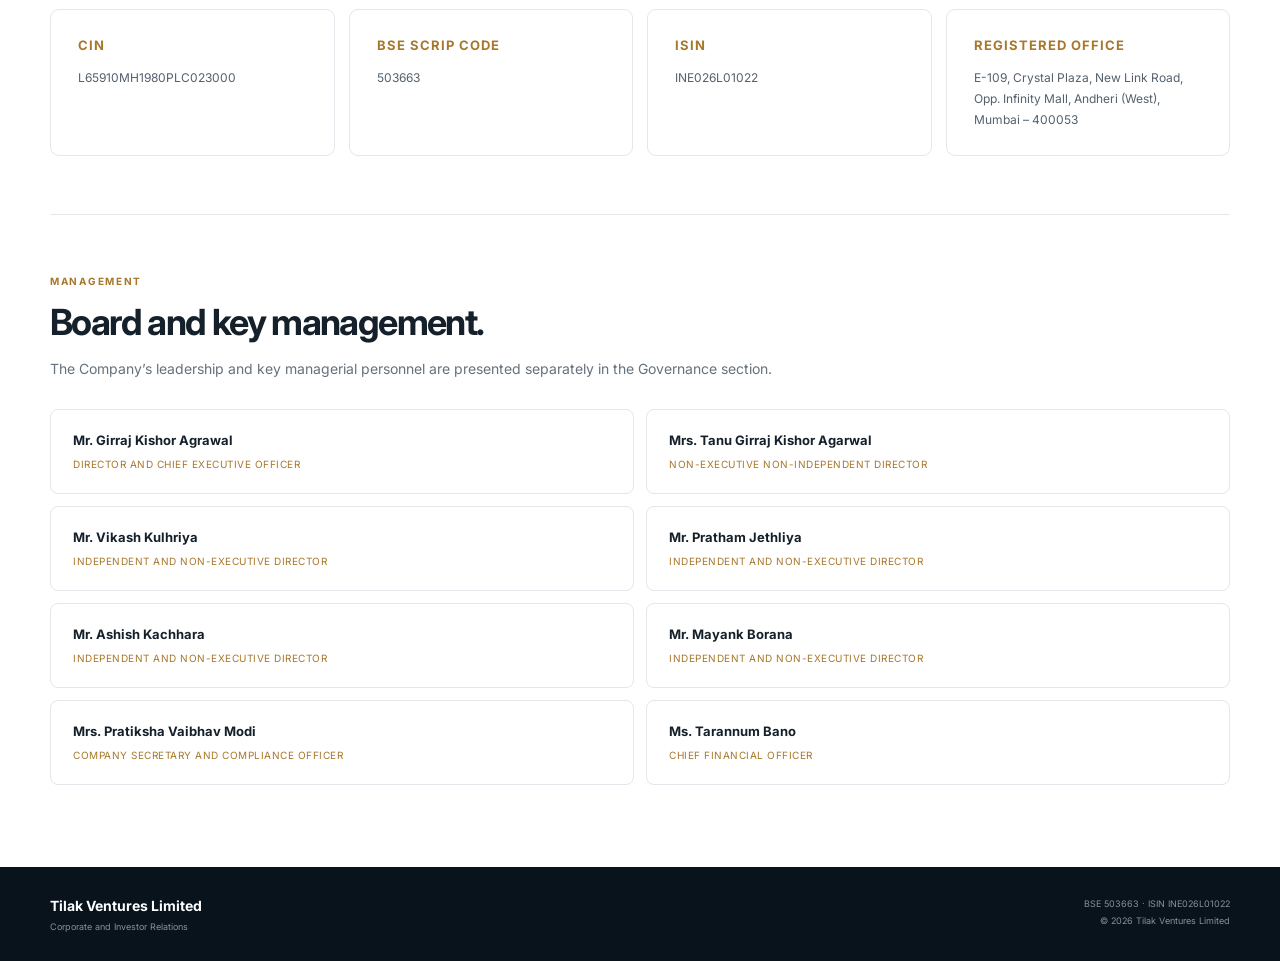
<file: company.html>
<!doctype html>
<html lang="en">
<head>
<meta charset="utf-8">
<meta name="viewport" content="width=device-width,initial-scale=1">
<title>About Us | Tilak Ventures Limited</title>
<meta http-equiv="refresh" content="0;url=about-us.html">
<link rel="canonical" href="https://tilakventures.in/about-us.html">
<script>window.location.replace('about-us.html');</script>
</head>
<body><p>Redirecting to About Us…</p><p><a href="about-us.html">Continue to About Us</a></p></body>
</html>
</file>
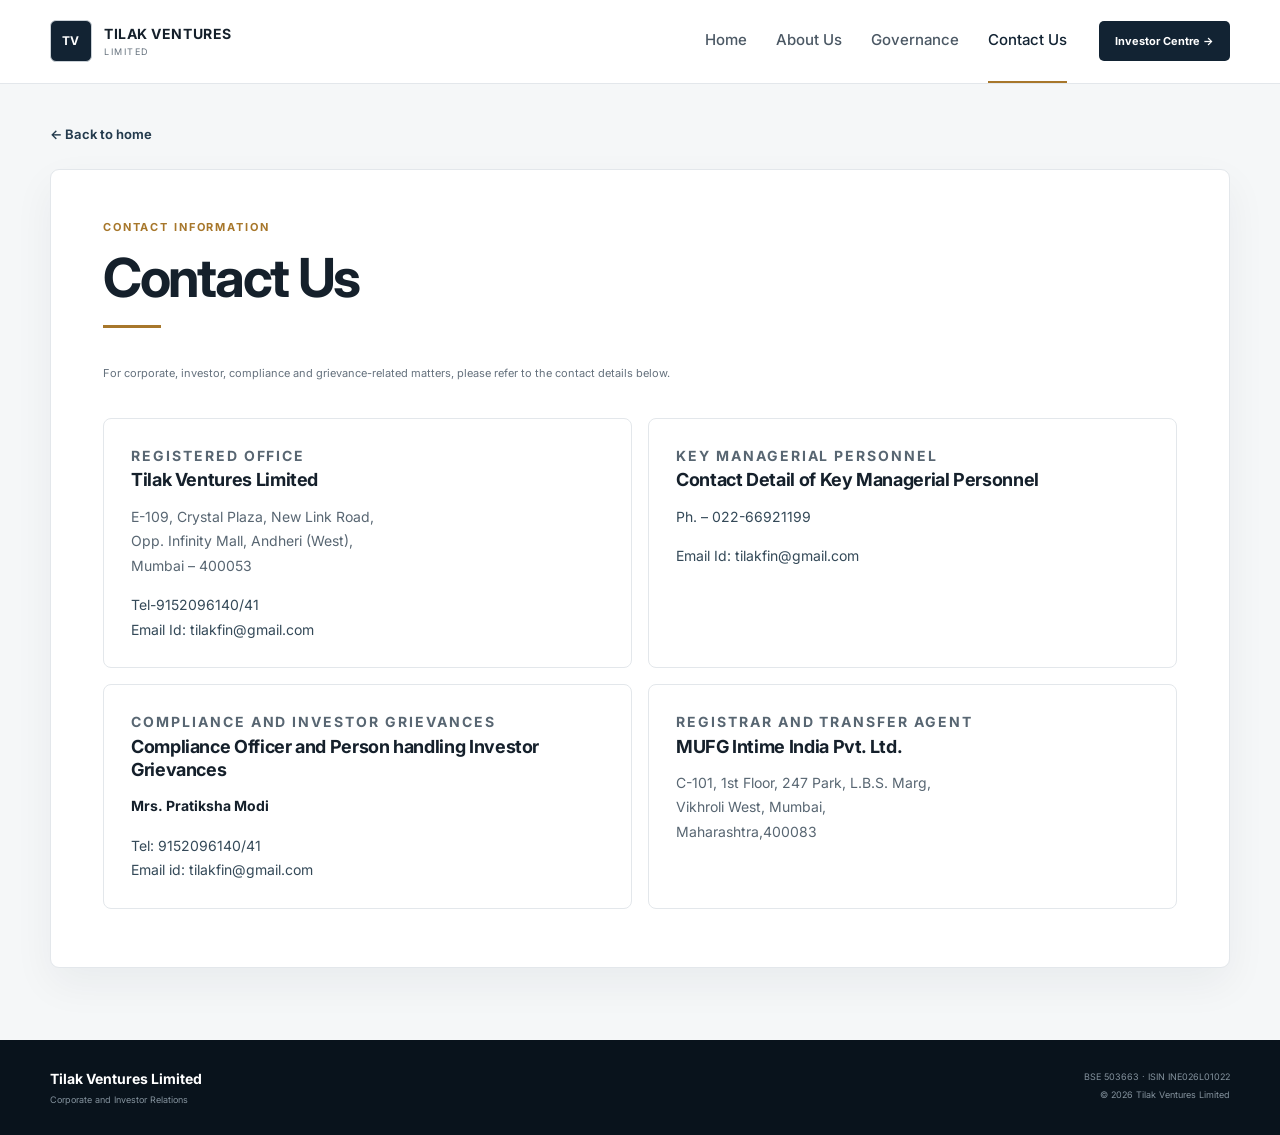
<file: contact.html>
<!doctype html>
<html lang="en">
<head>
<meta charset="utf-8">
<meta name="viewport" content="width=device-width,initial-scale=1">
<title>Contact Us | Tilak Ventures Limited</title>
<meta name="description" content="Contact information for Tilak Ventures Limited, including the registered office, key managerial personnel, compliance officer, investor grievance contact and Registrar and Transfer Agent details.">
<link rel="stylesheet" href="styles.css?v=20260812-contact7">
<style>
.contact-page{background:var(--soft);padding:38px 0 72px;min-height:calc(100vh - 82px)}
.contact-page .wrap{max-width:1180px}
.contact-card{background:#fff;border:1px solid var(--line);border-radius:9px;padding:48px 52px 58px;box-shadow:0 16px 42px rgba(18,35,51,.055)}
.contact-page h1{margin:0;color:var(--ink);font-family:Inter,Arial,sans-serif;font-size:clamp(42px,4.2vw,54px);line-height:1.08;letter-spacing:-.045em;font-weight:700}
.contact-rule{width:58px;height:3px;background:var(--gold);margin:18px 0 36px}
.contact-intro{max-width:760px;color:var(--muted);font-size:15px;line-height:1.75;margin:0 0 34px}
.contact-grid{display:grid;grid-template-columns:repeat(2,minmax(0,1fr));gap:16px}
.contact-box{border:1px solid var(--line);border-radius:8px;background:#fff;padding:25px 27px;min-height:100%}
.contact-box.wide{grid-column:1/-1}
.contact-label{margin:0 0 12px;color:var(--gold);font-size:10px;line-height:1.4;letter-spacing:.14em;text-transform:uppercase;font-weight:700}
.contact-box h2{margin:0 0 13px;color:var(--ink);font-family:Inter,Arial,sans-serif;font-size:18px;line-height:1.3;letter-spacing:-.02em;font-weight:700}
.contact-box p{margin:0;color:#586672;font-family:Inter,Arial,sans-serif;font-size:14px;line-height:1.75}
.contact-box p + p{margin-top:15px}
.contact-box .name{color:var(--ink);font-weight:700}
.contact-box .detail{color:#344958}
.contact-box .plain-contact{user-select:text}
.back-link{display:inline-flex;align-items:center;gap:7px;margin-bottom:24px;color:#243b4d;text-decoration:none;font-size:13px;font-weight:650}
.back-link:hover{color:var(--gold)}
@media(max-width:760px){.contact-page{padding:28px 0 52px}.contact-page .wrap{padding:0 18px}.contact-card{padding:32px 24px 40px}.contact-grid{grid-template-columns:1fr}.contact-box.wide{grid-column:auto}.contact-page h1{font-size:40px}.contact-intro{font-size:14px}}
</style>
</head>
<body>
<header class="top"><div class="wrap nav">
<a class="brand" href="index.html" aria-label="Tilak Ventures Limited home"><span class="mark">TV</span><span><b>TILAK VENTURES</b><small>LIMITED</small></span></a>
<nav aria-label="Primary navigation"><a href="index.html">Home</a><a href="about-us.html">About Us</a><a href="governance.html">Governance</a><a class="active" href="contact.html">Contact Us</a></nav>
<a class="cta" href="investor-centre.html">Investor Centre <span>→</span></a>
</div></header>
<main class="contact-page">
<div class="wrap">
<a class="back-link" href="index.html">← Back to home</a>
<section class="contact-card" aria-labelledby="contact-title">
<p class="kicker">CONTACT INFORMATION</p>
<h1 id="contact-title">Contact Us</h1>
<div class="contact-rule"></div>
<p class="contact-intro">For corporate, investor, compliance and grievance-related matters, please refer to the contact details below.</p>
<div class="contact-grid">
<article class="contact-box">
<p class="contact-label">Registered Office</p>
<h2>Tilak Ventures Limited</h2>
<p>E-109, Crystal Plaza, New Link Road,<br>Opp. Infinity Mall, Andheri (West),<br>Mumbai – 400053</p>
<p class="detail plain-contact">Tel-9152096140/41<br>Email Id: tilakfin@gmail.com</p>
</article>
<article class="contact-box">
<p class="contact-label">Key Managerial Personnel</p>
<h2>Contact Detail of Key Managerial Personnel</h2>
<p class="detail plain-contact">Ph. – 022-66921199</p>
<p class="detail plain-contact">Email Id: tilakfin@gmail.com</p>
</article>
<article class="contact-box">
<p class="contact-label">Compliance and Investor Grievances</p>
<h2>Compliance Officer and Person handling Investor Grievances</h2>
<p class="name">Mrs. Pratiksha Modi</p>
<p class="detail plain-contact">Tel: 9152096140/41<br>Email id: tilakfin@gmail.com</p>
</article>
<article class="contact-box">
<p class="contact-label">Registrar and Transfer Agent</p>
<h2>MUFG Intime India Pvt. Ltd.</h2>
<p>C-101, 1st Floor, 247 Park, L.B.S. Marg,<br>Vikhroli West, Mumbai,<br>Maharashtra,400083</p>
</article>
</div>
</section>
</div>
</main>
<footer><div class="wrap foot"><div><b>Tilak Ventures Limited</b><small>Corporate and Investor Relations</small></div><div class="foot-right"><small>BSE 503663 · ISIN INE026L01022</small><small>© 2026 Tilak Ventures Limited</small></div></div></footer>
<script src="mobile-nav.js?v=20260812-responsive2"></script>
</body>
</html>
</file>
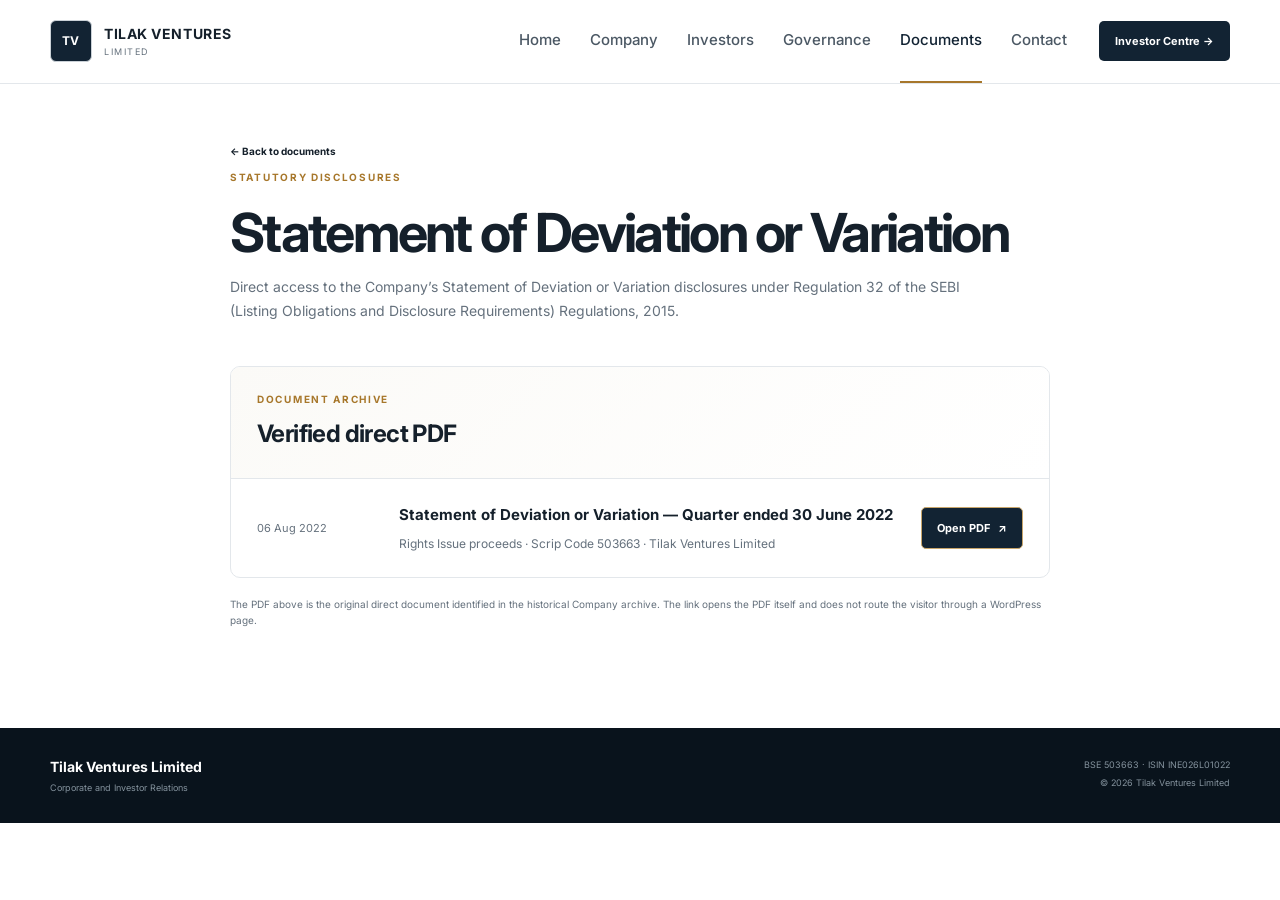
<file: deviation-variation.html>
<!doctype html>
<html lang="en">
<head>
<meta charset="utf-8"><meta name="viewport" content="width=device-width,initial-scale=1">
<title>Statement of Deviation or Variation | Tilak Ventures Limited</title>
<meta name="description" content="Statement of Deviation or Variation disclosures of Tilak Ventures Limited with direct PDF access.">
<link rel="stylesheet" href="styles.css?v=20260812-deviation2">
<style>
.deviation-page{padding:54px 0 90px}.deviation-head{max-width:820px;margin:0 auto}.deviation-page h1{margin:18px 0 14px;font-size:clamp(38px,4.2vw,54px);line-height:1.06;letter-spacing:-.05em}.deviation-intro{max-width:760px;color:var(--muted);font-size:14px;line-height:1.75}.document-panel{margin-top:42px;border:1px solid var(--line);border-radius:10px;background:#fff;overflow:hidden}.document-panel-head{padding:24px 26px;border-bottom:1px solid var(--line);background:linear-gradient(135deg,#fbfaf7,#fff)}.document-panel-head .kicker{margin:0 0 7px}.document-panel-head h2{margin:0;font-size:24px;letter-spacing:-.025em}.document-row{display:grid;grid-template-columns:120px 1fr auto;gap:22px;align-items:center;padding:24px 26px}.date{font-size:11px;color:var(--muted)}.document-row h3{margin:0;font-size:15px}.document-row p{margin:6px 0 0;color:var(--muted);font-size:12px;line-height:1.6}.pdf-link{display:inline-flex;align-items:center;gap:8px;padding:11px 15px;border:1px solid #c8a56a;border-radius:5px;background:var(--navy);color:#fff;font-size:11px;font-weight:700;text-decoration:none;white-space:nowrap}.pdf-link:hover{background:#223d52;border-color:#b7893e}.source-note{margin-top:18px;color:var(--muted);font-size:10px;line-height:1.6}.back{display:inline-block;margin-bottom:10px}@media(max-width:700px){.document-row{grid-template-columns:1fr;gap:12px}.pdf-link{width:max-content}.deviation-page{padding-top:38px}}
</style>
</head>
<body>
<header class="top"><div class="wrap nav">
<a class="brand" href="index.html"><span class="mark">TV</span><span><b>TILAK VENTURES</b><small>LIMITED</small></span></a>
<nav aria-label="Primary navigation"><a href="index.html">Home</a><a href="company.html">Company</a><a href="investors.html">Investors</a><a href="governance.html">Governance</a><a class="active" href="documents.html">Documents</a><a href="contact.html">Contact</a></nav>
<a class="cta" href="investor-centre.html">Investor Centre <span>→</span></a>
</div></header>
<main class="deviation-page"><div class="wrap"><div class="deviation-head">
<a class="text-link back" href="documents.html">← Back to documents</a>
<p class="kicker">STATUTORY DISCLOSURES</p>
<h1>Statement of Deviation or Variation</h1>
<p class="deviation-intro">Direct access to the Company’s Statement of Deviation or Variation disclosures under Regulation 32 of the SEBI (Listing Obligations and Disclosure Requirements) Regulations, 2015.</p>
<div class="document-panel">
<div class="document-panel-head"><p class="kicker">DOCUMENT ARCHIVE</p><h2>Verified direct PDF</h2></div>
<div class="document-row">
<div class="date">06 Aug 2022</div>
<div><h3>Statement of Deviation or Variation — Quarter ended 30 June 2022</h3><p>Rights Issue proceeds · Scrip Code 503663 · Tilak Ventures Limited</p></div>
<a class="pdf-link" href="https://tilakfinance.wordpress.com/wp-content/uploads/2023/03/deviation-of-funds-1.pdf" target="_blank" rel="noopener">Open PDF <span>↗</span></a>
</div></div>
<p class="source-note">The PDF above is the original direct document identified in the historical Company archive. The link opens the PDF itself and does not route the visitor through a WordPress page.</p>
</div></div></main>
<footer><div class="wrap foot"><div><b>Tilak Ventures Limited</b><small>Corporate and Investor Relations</small></div><div class="foot-right"><small>BSE 503663 · ISIN INE026L01022</small><small>© 2026 Tilak Ventures Limited</small></div></div></footer>
<script src="mobile-nav.js?v=20260812-responsive2"></script>
</body></html>
</file>
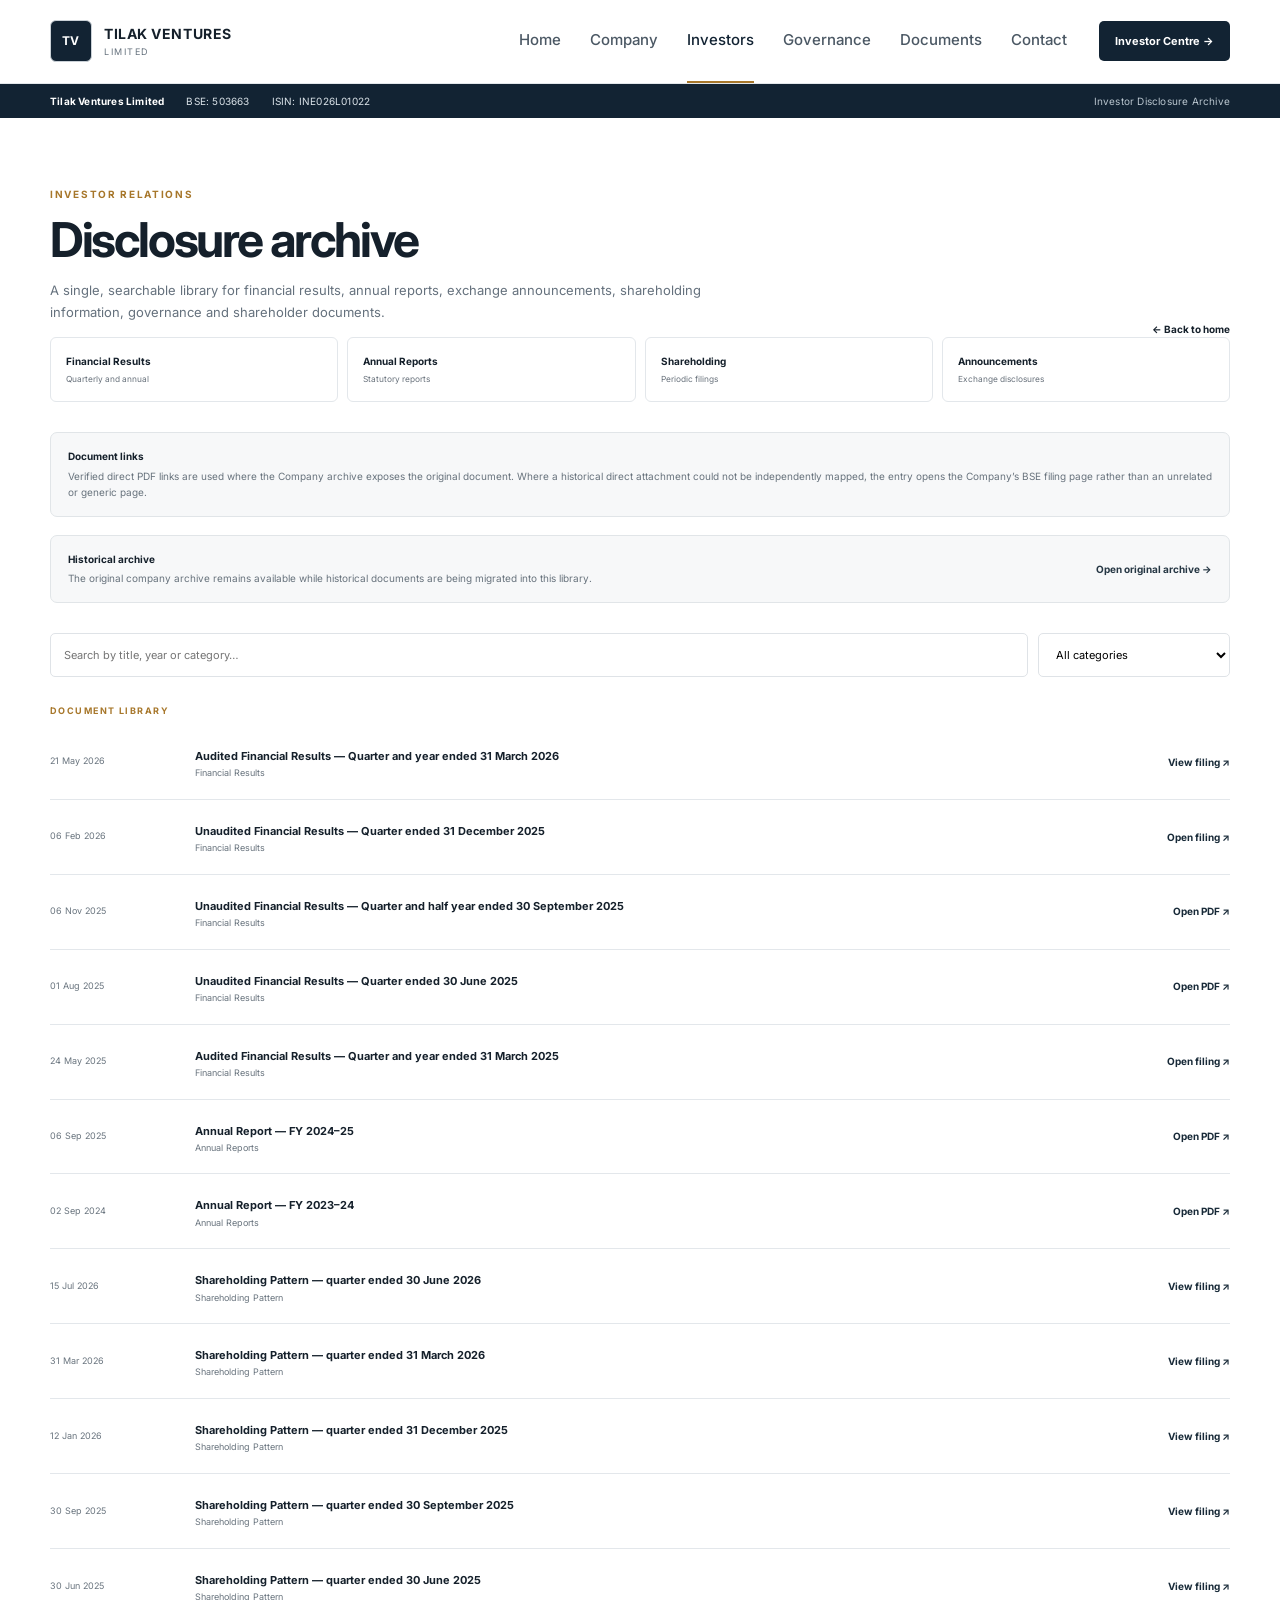
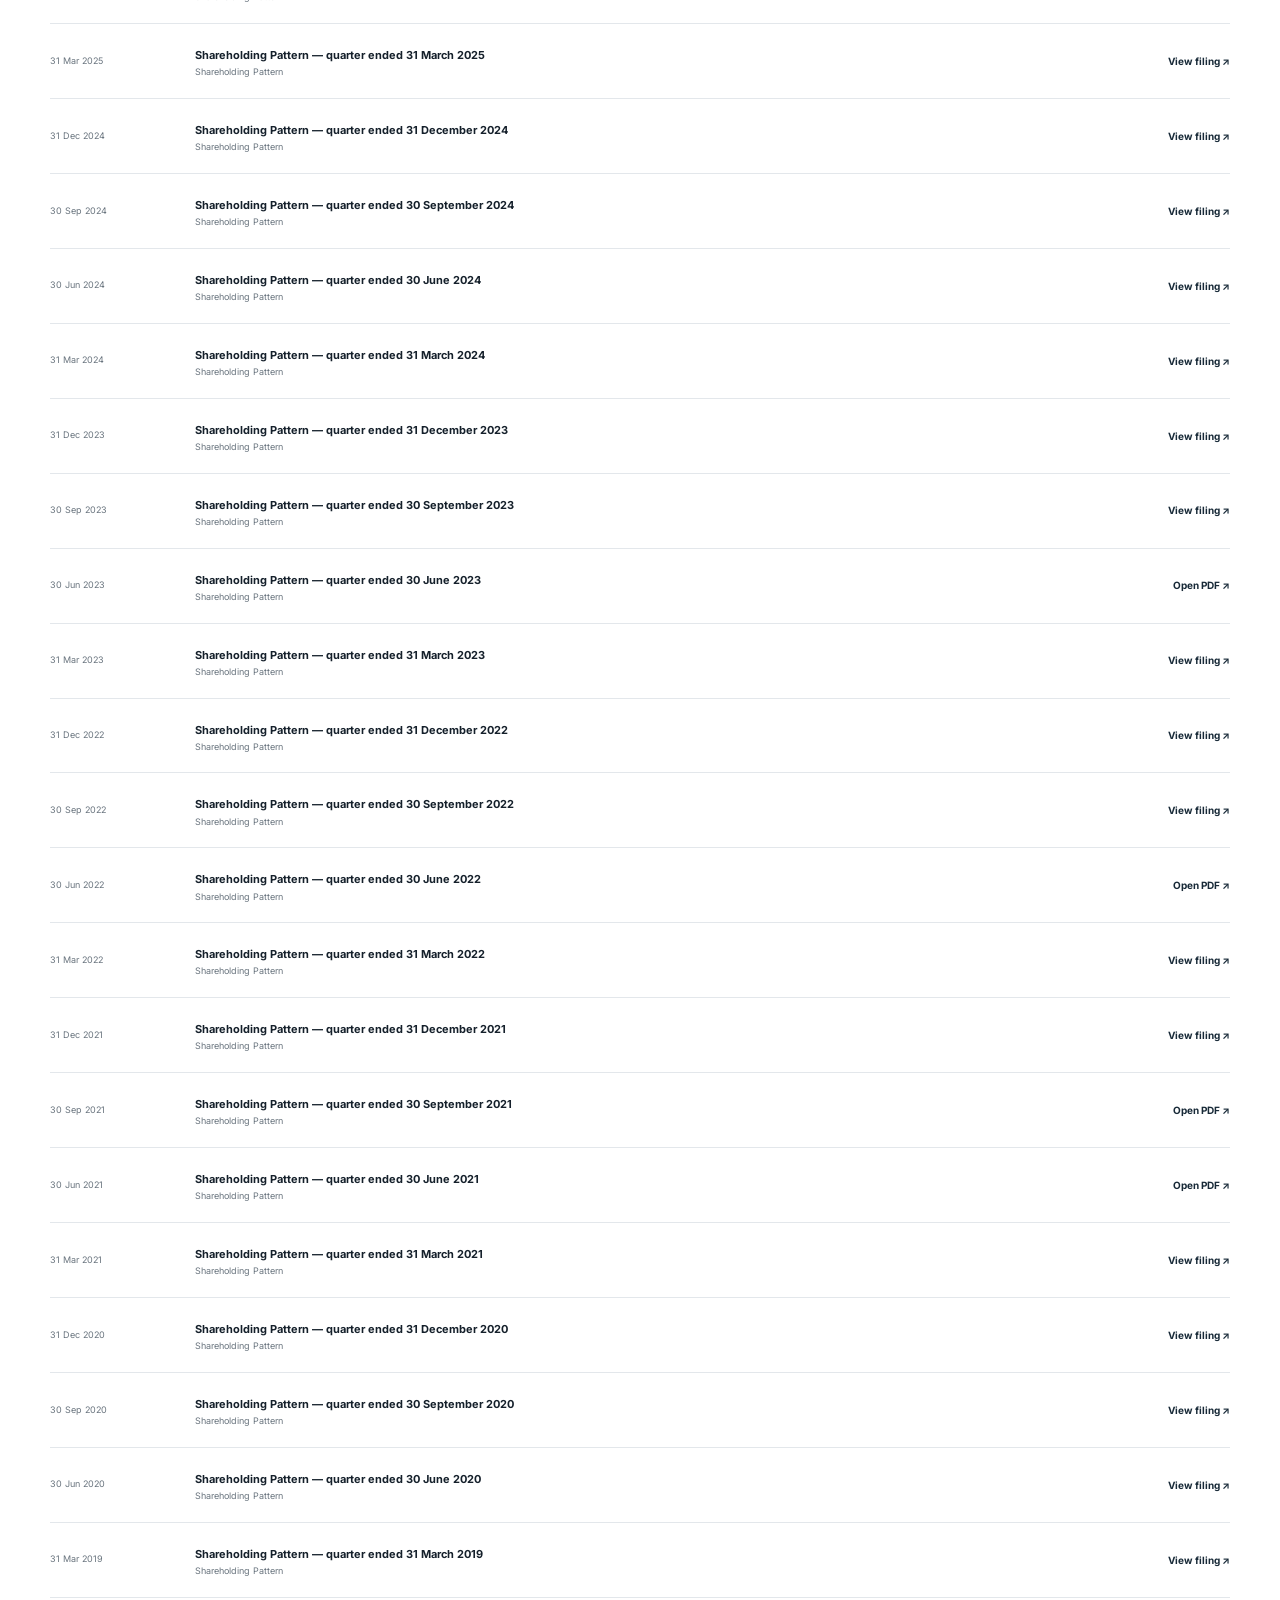
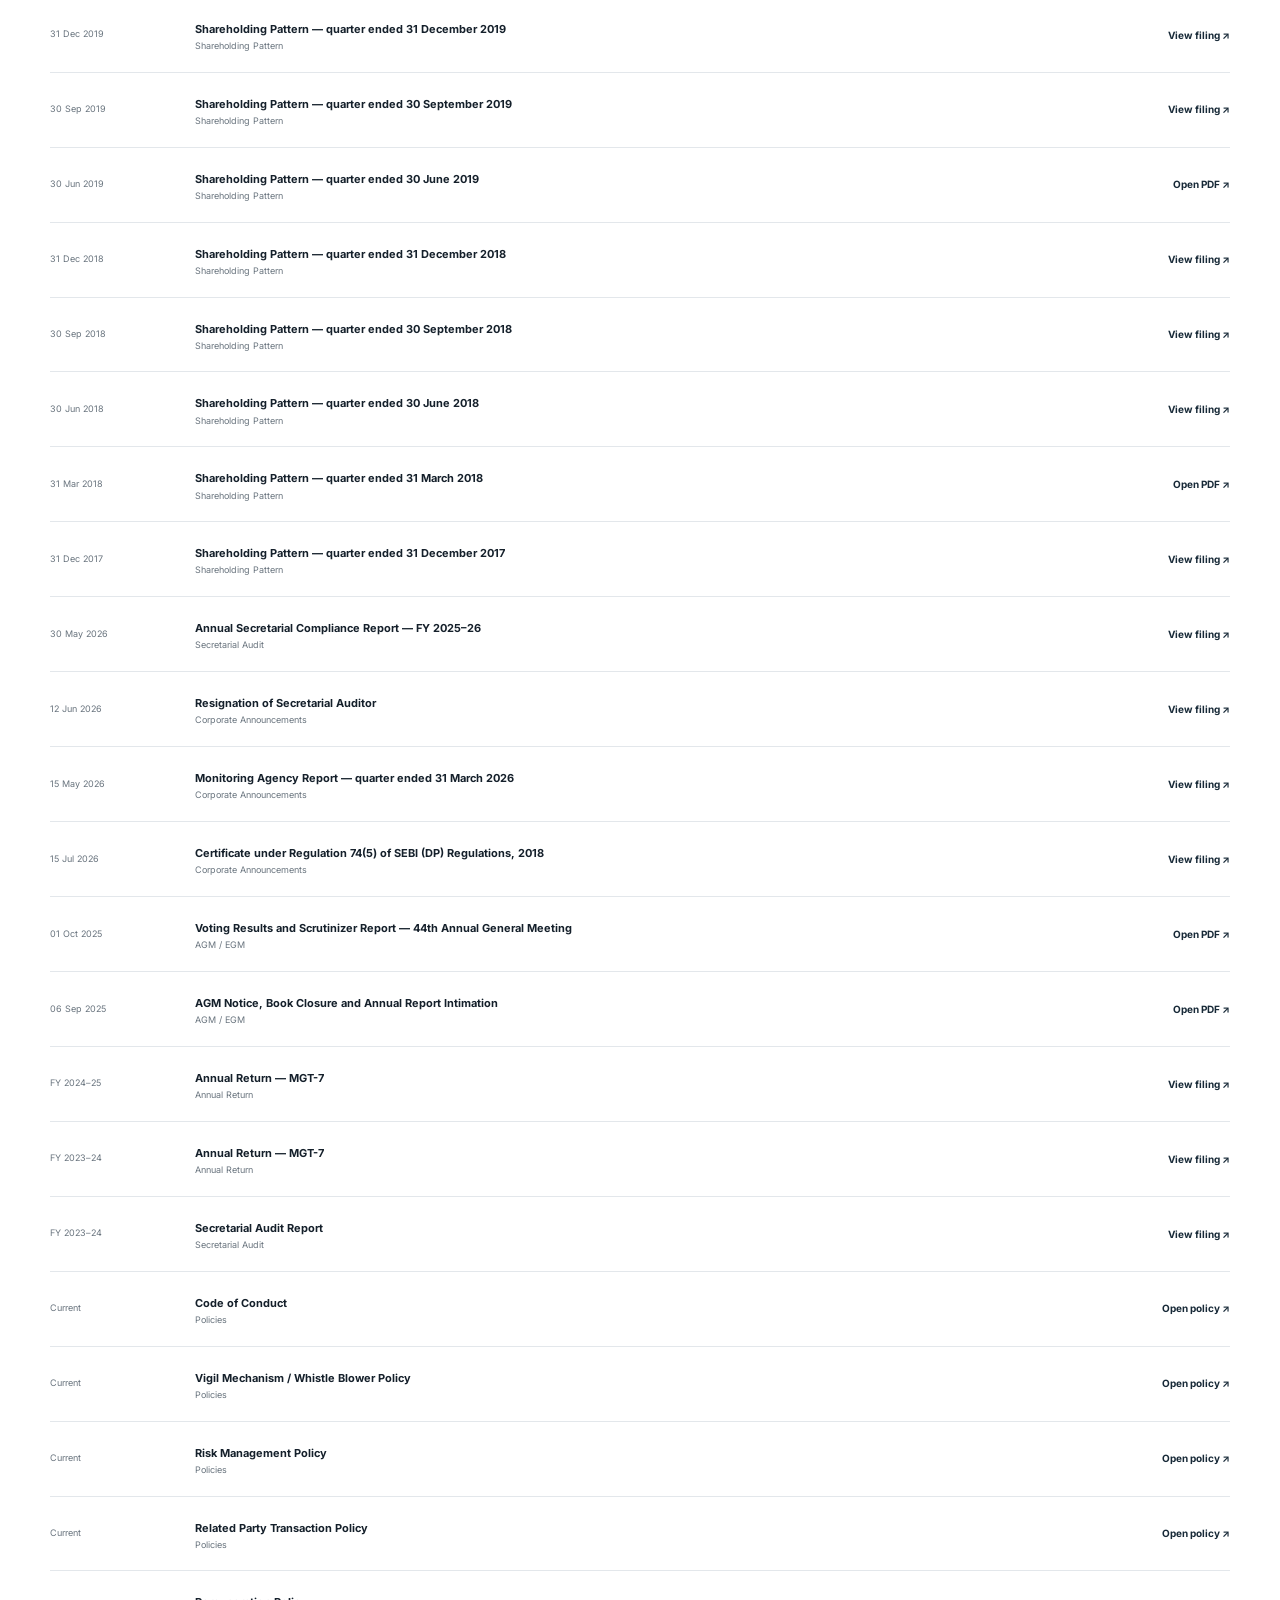
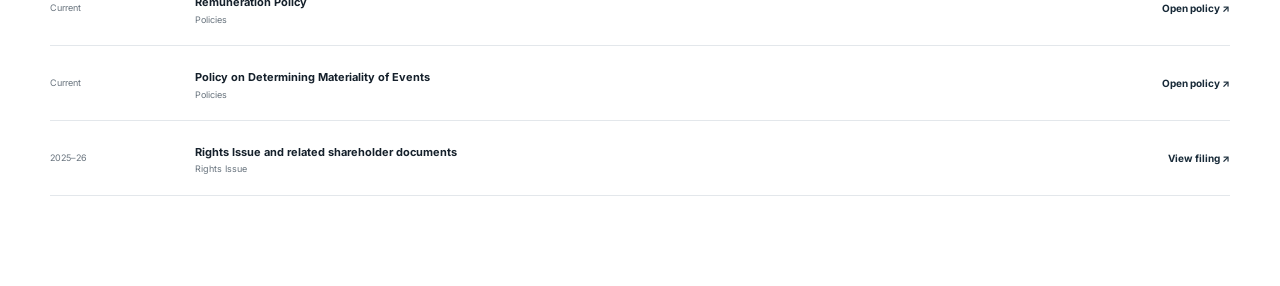
<file: disclosures.html>
<!doctype html><html lang="en"><head><meta charset="utf-8"><meta name="viewport" content="width=device-width,initial-scale=1"><title>Disclosure Archive | Tilak Ventures Limited</title><meta name="description" content="Tilak Ventures Limited investor disclosures, financial results, annual reports, shareholding patterns, corporate announcements and governance documents."><link rel="stylesheet" href="styles.css?v=20260812-disclosures3"><style>.archive{padding:68px 0 90px}.archive-head{display:flex;justify-content:space-between;gap:40px;align-items:end}.archive h1{font-size:48px;line-height:1.05;letter-spacing:-.05em;margin:0 0 12px}.archive-intro{max-width:720px;color:#65717d;font-size:13px}.archive-tools{margin:30px 0 18px}.filters{display:flex;gap:10px}.filters input,.filters select{padding:12px 13px;border:1px solid #dfe3e7;border-radius:5px;background:#fff;font:inherit;font-size:11px}.filters input{flex:1;min-width:240px}.notice{border:1px solid #e1e5e8;border-radius:7px;padding:15px 17px;margin:0 0 18px;background:#f7f8f9;font-size:10px}.notice b{display:block;margin-bottom:3px}.notice span{color:#68737d}.legacy{border:1px solid #e1e5e8;border-radius:7px;padding:15px 17px;margin:0 0 30px;background:#f7f8f9;display:flex;justify-content:space-between;align-items:center;gap:20px;font-size:10px}.legacy b{display:block;margin-bottom:3px}.legacy span{color:#68737d}.legacy a{font-weight:700;white-space:nowrap;color:#263744}.section-label{font-size:9px;letter-spacing:.16em;font-weight:700;color:#a7772b;margin:27px 0 6px}.row{display:grid;grid-template-columns:125px 1fr 170px;gap:20px;padding:18px 0;border-bottom:1px solid #e3e7eb;align-items:center}.date,.meta{font-size:9px;color:#69747e}.row b{font-size:11px}.doc{font-weight:700;font-size:10px;text-align:right;color:#182a38}.doc:hover{text-decoration:underline}.pending{font-size:9px;color:#8a949d;text-align:right}.empty{padding:35px 0;color:#69727c}.quick-links{display:grid;grid-template-columns:repeat(4,1fr);gap:9px;margin:0 0 30px}.quick-links a{border:1px solid #e3e7eb;border-radius:6px;padding:15px;background:#fff;font-size:10px;font-weight:700}.quick-links small{display:block;color:#69727c;font-weight:400;margin-top:3px}.quick-links a:hover{border-color:#c8d0d6}@media(max-width:750px){.archive-head{display:block}.archive h1{font-size:40px}.filters,.legacy{flex-direction:column;align-items:stretch}.filters input{min-width:0}.quick-links{grid-template-columns:1fr 1fr}.row{grid-template-columns:1fr;gap:5px}.doc,.pending{text-align:left}.legacy a{white-space:normal}}</style></head><body><header class="top"><div class="wrap nav"><a class="brand" href="index.html"><span class="mark">TV</span><span><b>TILAK VENTURES</b><small>LIMITED</small></span></a><nav aria-label="Primary navigation"><a href="index.html">Home</a><a href="company.html">Company</a><a class="active" href="investors.html">Investors</a><a href="governance.html">Governance</a><a href="documents.html">Documents</a><a href="contact.html">Contact</a></nav><a class="cta" href="investor-centre.html">Investor Centre <span>→</span></a></div></header><div class="marketbar"><div class="wrap marketbar-inner"><span><b>Tilak Ventures Limited</b></span><span>BSE: 503663</span><span>ISIN: INE026L01022</span><span class="marketbar-right">Investor Disclosure Archive</span></div></div><main class="archive"><div class="wrap"><div class="archive-head"><div><p class="kicker">INVESTOR RELATIONS</p><h1>Disclosure archive</h1><p class="archive-intro">A single, searchable library for financial results, annual reports, exchange announcements, shareholding information, governance and shareholder documents.</p></div><a class="text-link" href="index.html">← Back to home</a></div><div class="quick-links"><a href="?category=Financial%20Results">Financial Results<small>Quarterly and annual</small></a><a href="?category=Annual%20Reports">Annual Reports<small>Statutory reports</small></a><a href="?category=Shareholding%20Pattern">Shareholding<small>Periodic filings</small></a><a href="?category=Corporate%20Announcements">Announcements<small>Exchange disclosures</small></a></div><div class="notice"><b>Document links</b><span>Verified direct PDF links are used where the Company archive exposes the original document. Where a historical direct attachment could not be independently mapped, the entry opens the Company’s BSE filing page rather than an unrelated or generic page.</span></div><div class="legacy"><div><b>Historical archive</b><span>The original company archive remains available while historical documents are being migrated into this library.</span></div><a href="https://tilakfinance.wordpress.com/committee-status/" target="_blank" rel="noopener">Open original archive →</a></div><div class="archive-tools"><div class="filters"><input id="search" aria-label="Search disclosures" placeholder="Search by title, year or category…"><select id="category" aria-label="Filter by category"><option value="">All categories</option><option>Financial Results</option><option>Annual Reports</option><option>Corporate Announcements</option><option>Shareholding Pattern</option><option>AGM / EGM</option><option>Corporate Governance</option><option>Policies</option><option>Rights Issue</option><option>Annual Return</option><option>Secretarial Audit</option></select></div></div><p class="section-label">DOCUMENT LIBRARY</p><div id="list"></div></div></main><script>const filingHub='https://m.bseindia.com/new/GetQuote.aspx?scripcd=503663';const data=[
{date:'21 May 2026',title:'Audited Financial Results — Quarter and year ended 31 March 2026',category:'Financial Results',file:filingHub,label:'View filing ↗'},
{date:'06 Feb 2026',title:'Unaudited Financial Results — Quarter ended 31 December 2025',category:'Financial Results',file:'https://www.business-standard.com/markets/tilak-ventures-ltd-share-price-24826/announcements/bse-exchange-50923180',label:'Open filing ↗'},
{date:'06 Nov 2025',title:'Unaudited Financial Results — Quarter and half year ended 30 September 2025',category:'Financial Results',file:'https://bsmedia.business-standard.com/_media/bs/data/announcements/bse/06112025/e92ae9cc-5d2e-4240-9245-caedd239416d.pdf',label:'Open PDF ↗'},
{date:'01 Aug 2025',title:'Unaudited Financial Results — Quarter ended 30 June 2025',category:'Financial Results',file:'https://bsmedia.business-standard.com/_media/bs/data/announcements/bse/01082025/5d69ec80-e777-4b96-a6cd-ef1eddf56319.pdf',label:'Open PDF ↗'},
{date:'24 May 2025',title:'Audited Financial Results — Quarter and year ended 31 March 2025',category:'Financial Results',file:'https://www.business-standard.com/markets/tilak-ventures-ltd-share-price-24826/announcements/bse-exchange-46931365',label:'Open filing ↗'},
{date:'06 Sep 2025',title:'Annual Report — FY 2024–25',category:'Annual Reports',file:'https://bsmedia.business-standard.com/_media/bs/data/announcements/bse/06092025/9e5581af-d234-485c-b4f9-7b3b358df8b1.pdf',label:'Open PDF ↗'},
{date:'02 Sep 2024',title:'Annual Report — FY 2023–24',category:'Annual Reports',file:'https://www.bseindia.com/xml-data/corpfiling/AttachHis/b48a4578-3f0d-4c80-ad3f-98432036db09.pdf',label:'Open PDF ↗'},
{date:'15 Jul 2026',title:'Shareholding Pattern — quarter ended 30 June 2026',category:'Shareholding Pattern',file:filingHub,label:'View filing ↗'},
{date:'31 Mar 2026',title:'Shareholding Pattern — quarter ended 31 March 2026',category:'Shareholding Pattern',file:filingHub,label:'View filing ↗'},
{date:'12 Jan 2026',title:'Shareholding Pattern — quarter ended 31 December 2025',category:'Shareholding Pattern',file:filingHub,label:'View filing ↗'},
{date:'30 Sep 2025',title:'Shareholding Pattern — quarter ended 30 September 2025',category:'Shareholding Pattern',file:filingHub,label:'View filing ↗'},
{date:'30 Jun 2025',title:'Shareholding Pattern — quarter ended 30 June 2025',category:'Shareholding Pattern',file:filingHub,label:'View filing ↗'},
{date:'31 Mar 2025',title:'Shareholding Pattern — quarter ended 31 March 2025',category:'Shareholding Pattern',file:filingHub,label:'View filing ↗'},
{date:'31 Dec 2024',title:'Shareholding Pattern — quarter ended 31 December 2024',category:'Shareholding Pattern',file:filingHub,label:'View filing ↗'},
{date:'30 Sep 2024',title:'Shareholding Pattern — quarter ended 30 September 2024',category:'Shareholding Pattern',file:filingHub,label:'View filing ↗'},
{date:'30 Jun 2024',title:'Shareholding Pattern — quarter ended 30 June 2024',category:'Shareholding Pattern',file:filingHub,label:'View filing ↗'},
{date:'31 Mar 2024',title:'Shareholding Pattern — quarter ended 31 March 2024',category:'Shareholding Pattern',file:filingHub,label:'View filing ↗'},
{date:'31 Dec 2023',title:'Shareholding Pattern — quarter ended 31 December 2023',category:'Shareholding Pattern',file:filingHub,label:'View filing ↗'},
{date:'30 Sep 2023',title:'Shareholding Pattern — quarter ended 30 September 2023',category:'Shareholding Pattern',file:filingHub,label:'View filing ↗'},
{date:'30 Jun 2023',title:'Shareholding Pattern — quarter ended 30 June 2023',category:'Shareholding Pattern',file:'https://tilakfinance.wordpress.com/wp-content/uploads/2023/07/503663_tkeq_30062023-lodr.pdf',label:'Open PDF ↗'},
{date:'31 Mar 2023',title:'Shareholding Pattern — quarter ended 31 March 2023',category:'Shareholding Pattern',file:filingHub,label:'View filing ↗'},
{date:'31 Dec 2022',title:'Shareholding Pattern — quarter ended 31 December 2022',category:'Shareholding Pattern',file:filingHub,label:'View filing ↗'},
{date:'30 Sep 2022',title:'Shareholding Pattern — quarter ended 30 September 2022',category:'Shareholding Pattern',file:filingHub,label:'View filing ↗'},
{date:'30 Jun 2022',title:'Shareholding Pattern — quarter ended 30 June 2022',category:'Shareholding Pattern',file:'https://tilakfinance.wordpress.com/wp-content/uploads/2022/07/shp_30.06.2022.pdf',label:'Open PDF ↗'},
{date:'31 Mar 2022',title:'Shareholding Pattern — quarter ended 31 March 2022',category:'Shareholding Pattern',file:filingHub,label:'View filing ↗'},
{date:'31 Dec 2021',title:'Shareholding Pattern — quarter ended 31 December 2021',category:'Shareholding Pattern',file:filingHub,label:'View filing ↗'},
{date:'30 Sep 2021',title:'Shareholding Pattern — quarter ended 30 September 2021',category:'Shareholding Pattern',file:'https://tilakfinance.wordpress.com/wp-content/uploads/2021/10/shp-report_30.09.2021.html_.pdf',label:'Open PDF ↗'},
{date:'30 Jun 2021',title:'Shareholding Pattern — quarter ended 30 June 2021',category:'Shareholding Pattern',file:'https://tilakfinance.wordpress.com/wp-content/uploads/2021/08/shp_30.06.-2021.pdf',label:'Open PDF ↗'},
{date:'31 Mar 2021',title:'Shareholding Pattern — quarter ended 31 March 2021',category:'Shareholding Pattern',file:filingHub,label:'View filing ↗'},
{date:'31 Dec 2020',title:'Shareholding Pattern — quarter ended 31 December 2020',category:'Shareholding Pattern',file:filingHub,label:'View filing ↗'},
{date:'30 Sep 2020',title:'Shareholding Pattern — quarter ended 30 September 2020',category:'Shareholding Pattern',file:filingHub,label:'View filing ↗'},
{date:'30 Jun 2020',title:'Shareholding Pattern — quarter ended 30 June 2020',category:'Shareholding Pattern',file:filingHub,label:'View filing ↗'},
{date:'31 Mar 2019',title:'Shareholding Pattern — quarter ended 31 March 2019',category:'Shareholding Pattern',file:filingHub,label:'View filing ↗'},
{date:'31 Dec 2019',title:'Shareholding Pattern — quarter ended 31 December 2019',category:'Shareholding Pattern',file:filingHub,label:'View filing ↗'},
{date:'30 Sep 2019',title:'Shareholding Pattern — quarter ended 30 September 2019',category:'Shareholding Pattern',file:filingHub,label:'View filing ↗'},
{date:'30 Jun 2019',title:'Shareholding Pattern — quarter ended 30 June 2019',category:'Shareholding Pattern',file:'https://tilakfinance.wordpress.com/wp-content/uploads/2019/07/shareholding-pattern_30.06.2019.pdf',label:'Open PDF ↗'},
{date:'31 Dec 2018',title:'Shareholding Pattern — quarter ended 31 December 2018',category:'Shareholding Pattern',file:filingHub,label:'View filing ↗'},
{date:'30 Sep 2018',title:'Shareholding Pattern — quarter ended 30 September 2018',category:'Shareholding Pattern',file:filingHub,label:'View filing ↗'},
{date:'30 Jun 2018',title:'Shareholding Pattern — quarter ended 30 June 2018',category:'Shareholding Pattern',file:filingHub,label:'View filing ↗'},
{date:'31 Mar 2018',title:'Shareholding Pattern — quarter ended 31 March 2018',category:'Shareholding Pattern',file:'https://tilakfinance.wordpress.com/wp-content/uploads/2018/04/shp-31-03-2018-tilak.pdf',label:'Open PDF ↗'},
{date:'31 Dec 2017',title:'Shareholding Pattern — quarter ended 31 December 2017',category:'Shareholding Pattern',file:filingHub,label:'View filing ↗'},
{date:'30 May 2026',title:'Annual Secretarial Compliance Report — FY 2025–26',category:'Secretarial Audit',file:filingHub,label:'View filing ↗'},
{date:'12 Jun 2026',title:'Resignation of Secretarial Auditor',category:'Corporate Announcements',file:filingHub,label:'View filing ↗'},
{date:'15 May 2026',title:'Monitoring Agency Report — quarter ended 31 March 2026',category:'Corporate Announcements',file:filingHub,label:'View filing ↗'},
{date:'15 Jul 2026',title:'Certificate under Regulation 74(5) of SEBI (DP) Regulations, 2018',category:'Corporate Announcements',file:filingHub,label:'View filing ↗'},
{date:'01 Oct 2025',title:'Voting Results and Scrutinizer Report — 44th Annual General Meeting',category:'AGM / EGM',file:'https://bsmedia.business-standard.com/_media/bs/data/announcements/bse/01102025/6f04d861-9ebd-4b83-84a4-8e4b61babd57.pdf',label:'Open PDF ↗'},
{date:'06 Sep 2025',title:'AGM Notice, Book Closure and Annual Report Intimation',category:'AGM / EGM',file:'https://bsmedia.business-standard.com/_media/bs/data/announcements/bse/06092025/4f497427-0e11-44d9-ace2-5ae6f3dadaa8.pdf',label:'Open PDF ↗'},
{date:'FY 2024–25',title:'Annual Return — MGT-7',category:'Annual Return',file:filingHub,label:'View filing ↗'},
{date:'FY 2023–24',title:'Annual Return — MGT-7',category:'Annual Return',file:filingHub,label:'View filing ↗'},
{date:'FY 2023–24',title:'Secretarial Audit Report',category:'Secretarial Audit',file:filingHub,label:'View filing ↗'},
{date:'Current',title:'Code of Conduct',category:'Policies',file:'https://tilakfinance.wordpress.com/committee-status/',label:'Open policy ↗'},
{date:'Current',title:'Vigil Mechanism / Whistle Blower Policy',category:'Policies',file:'https://tilakfinance.wordpress.com/committee-status/',label:'Open policy ↗'},
{date:'Current',title:'Risk Management Policy',category:'Policies',file:'https://tilakfinance.wordpress.com/committee-status/',label:'Open policy ↗'},
{date:'Current',title:'Related Party Transaction Policy',category:'Policies',file:'https://tilakfinance.wordpress.com/committee-status/',label:'Open policy ↗'},
{date:'Current',title:'Remuneration Policy',category:'Policies',file:'https://tilakfinance.wordpress.com/committee-status/',label:'Open policy ↗'},
{date:'Current',title:'Policy on Determining Materiality of Events',category:'Policies',file:'https://tilakfinance.wordpress.com/committee-status/',label:'Open policy ↗'},
{date:'2025–26',title:'Rights Issue and related shareholder documents',category:'Rights Issue',file:filingHub,label:'View filing ↗'}];const p=new URLSearchParams(location.search);const initial=p.get('category')||'';const s=document.getElementById('search'),c=document.getElementById('category'),l=document.getElementById('list');c.value=initial;function render(){const q=s.value.toLowerCase().trim(),cat=c.value;const rows=data.filter(x=>(!cat||x.category===cat)&&(!q||(x.title+' '+x.category+' '+x.date).toLowerCase().includes(q)));l.innerHTML=rows.length?rows.map(x=>`<div class="row"><div class="date">${x.date}</div><div><b>${x.title}</b><div class="meta">${x.category}</div></div><a class="doc" href="${x.file}" target="_blank" rel="noopener">${x.label||'Open document ↗'}</a></div>`).join(''):'<div class="empty">No matching documents. Try another year, title or category.</div>'}s.oninput=render;c.onchange=render;render();</script><script src="mobile-nav.js?v=20260812-responsive2"></script>
</body></html>
</file>
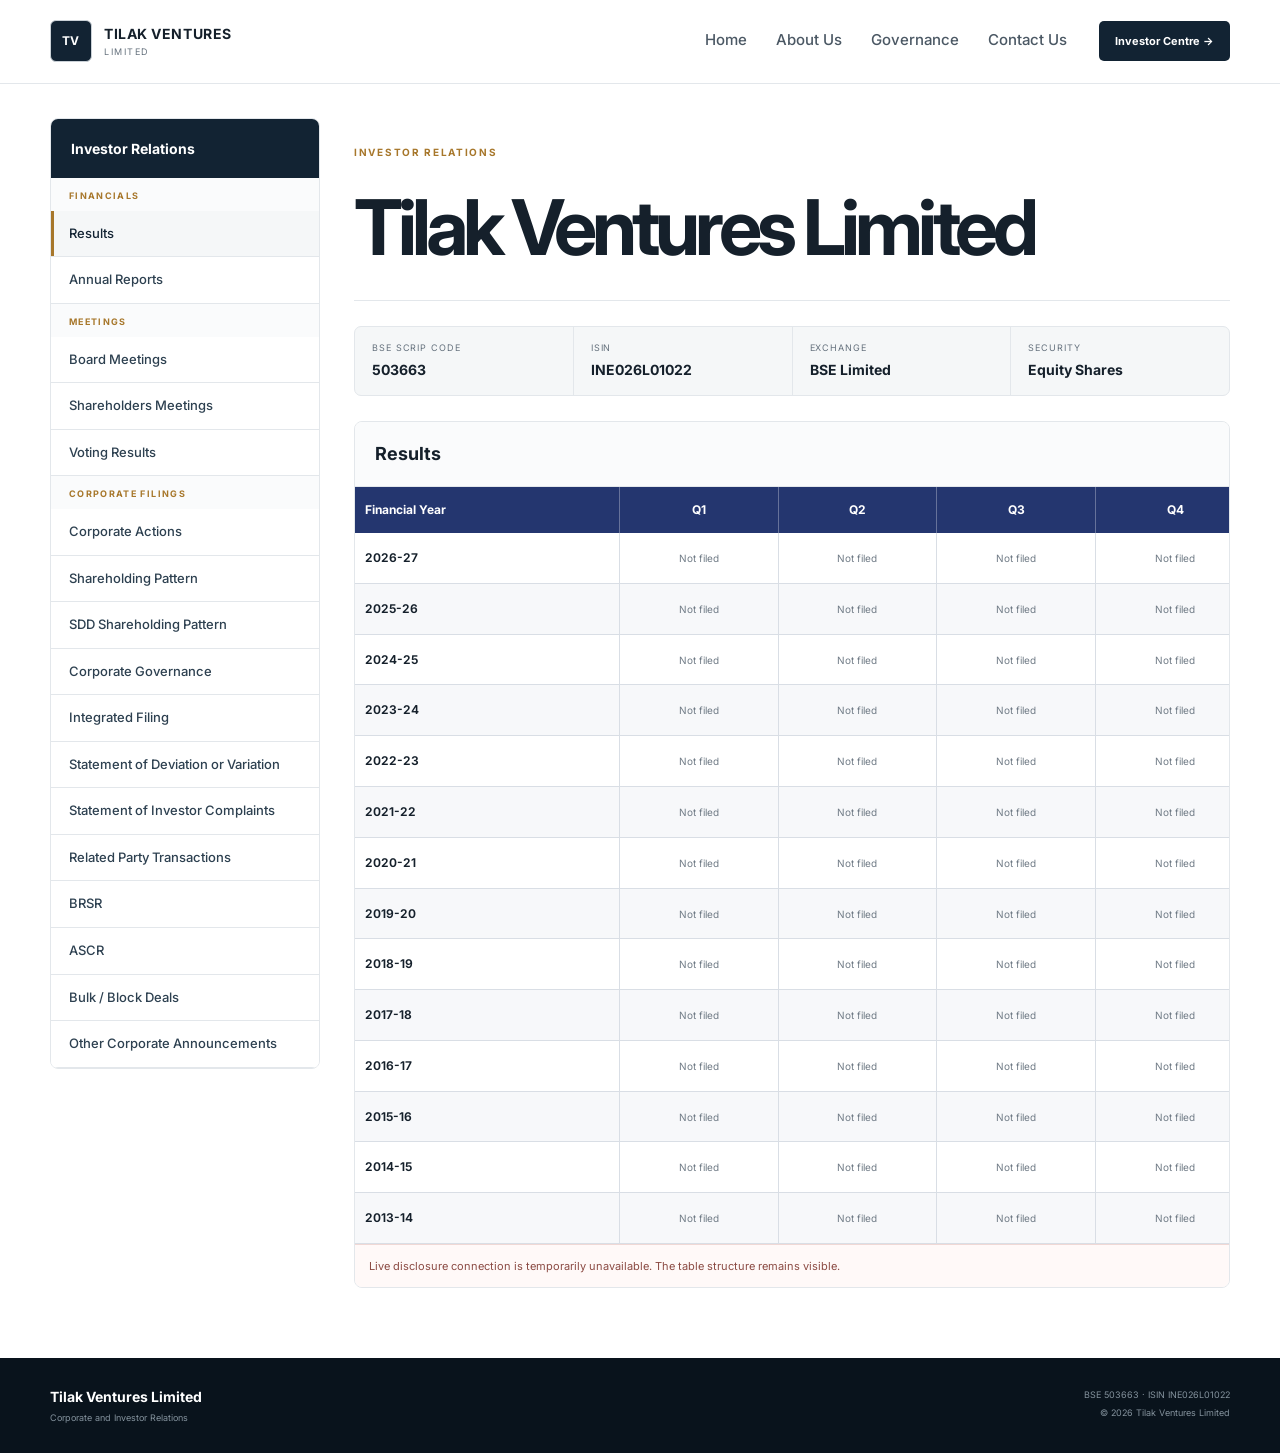
<file: documents.html>
<!doctype html>
<html lang="en">
<head>
<meta charset="utf-8">
<meta name="viewport" content="width=device-width,initial-scale=1">
<title>Documents | Tilak Ventures Limited</title>
<meta http-equiv="refresh" content="0;url=investors.html">
<link rel="canonical" href="https://tilakventures.in/investors.html">
<script>window.location.replace('investors.html');</script>
</head>
<body>
<p>Corporate documents are now available through the Investor Centre.</p>
<p><a href="investors.html">Continue to Investor Centre</a></p>
</body>
</html>
</file>
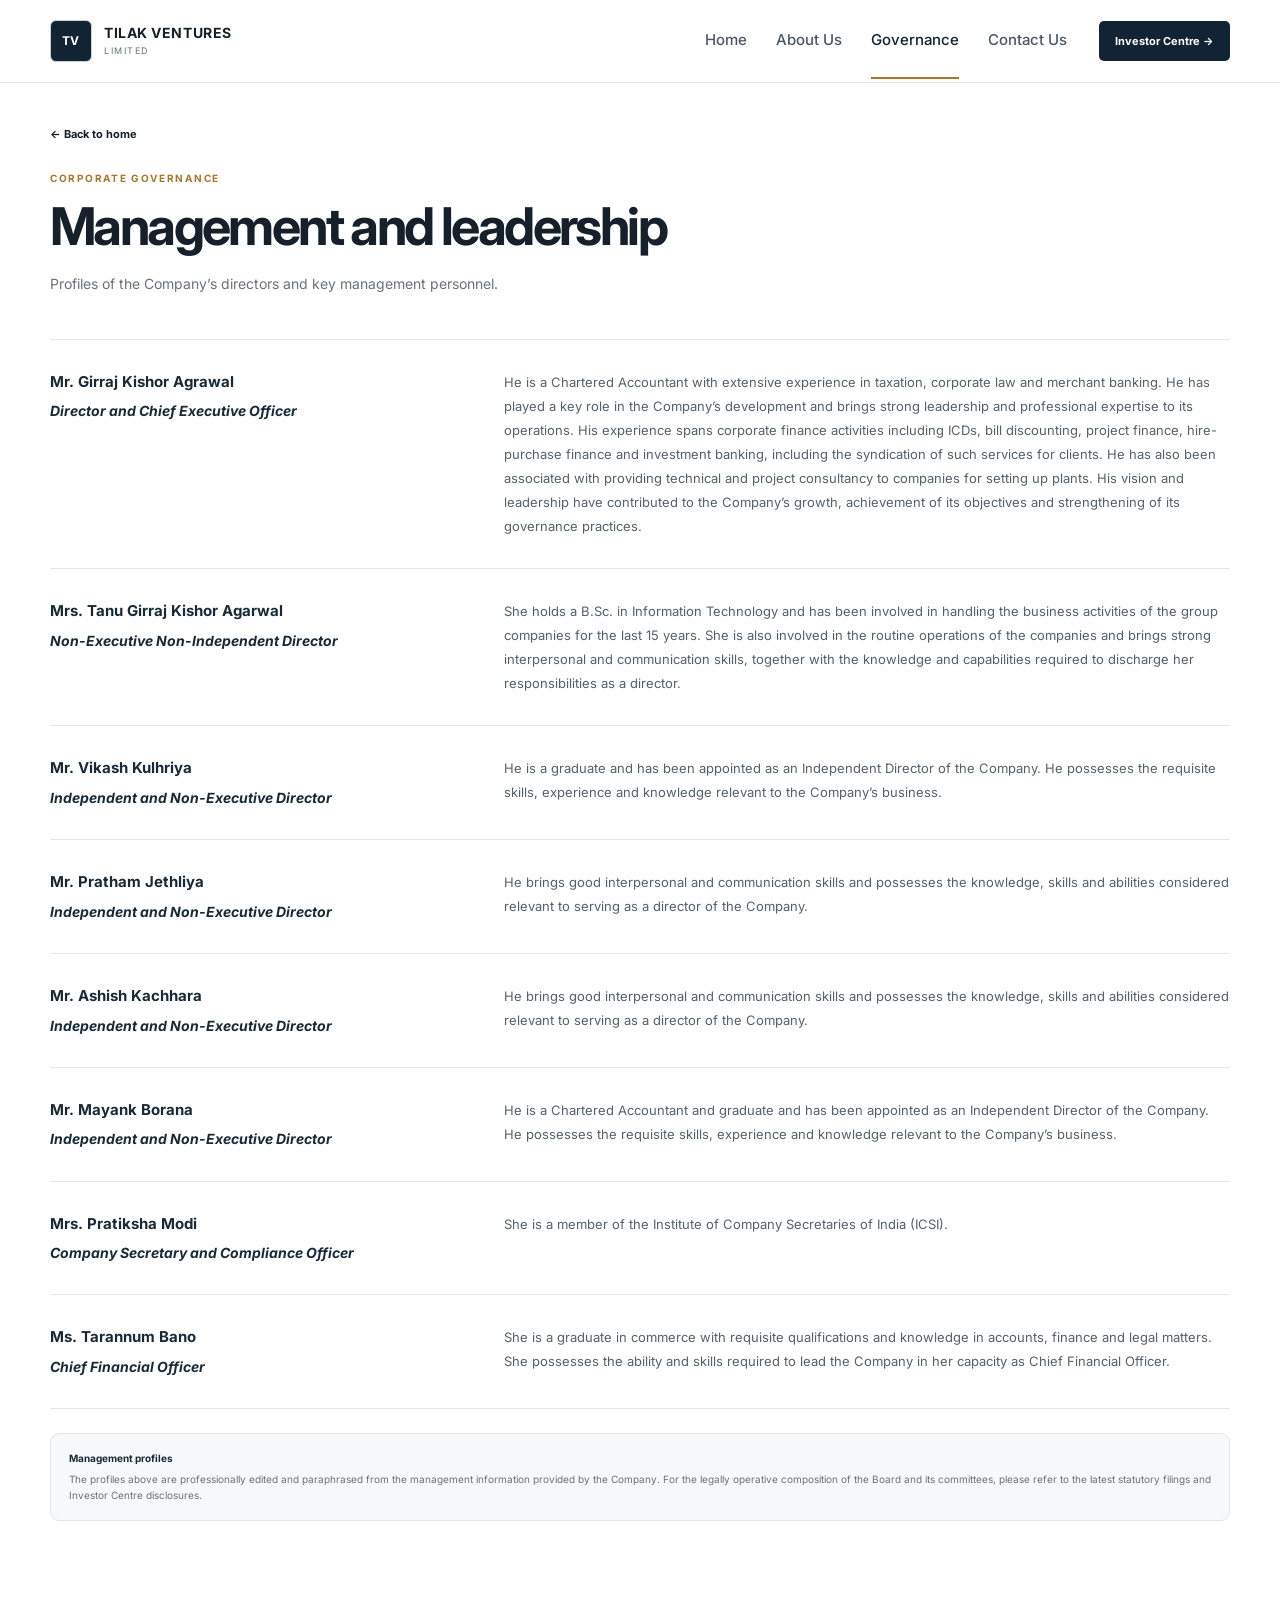
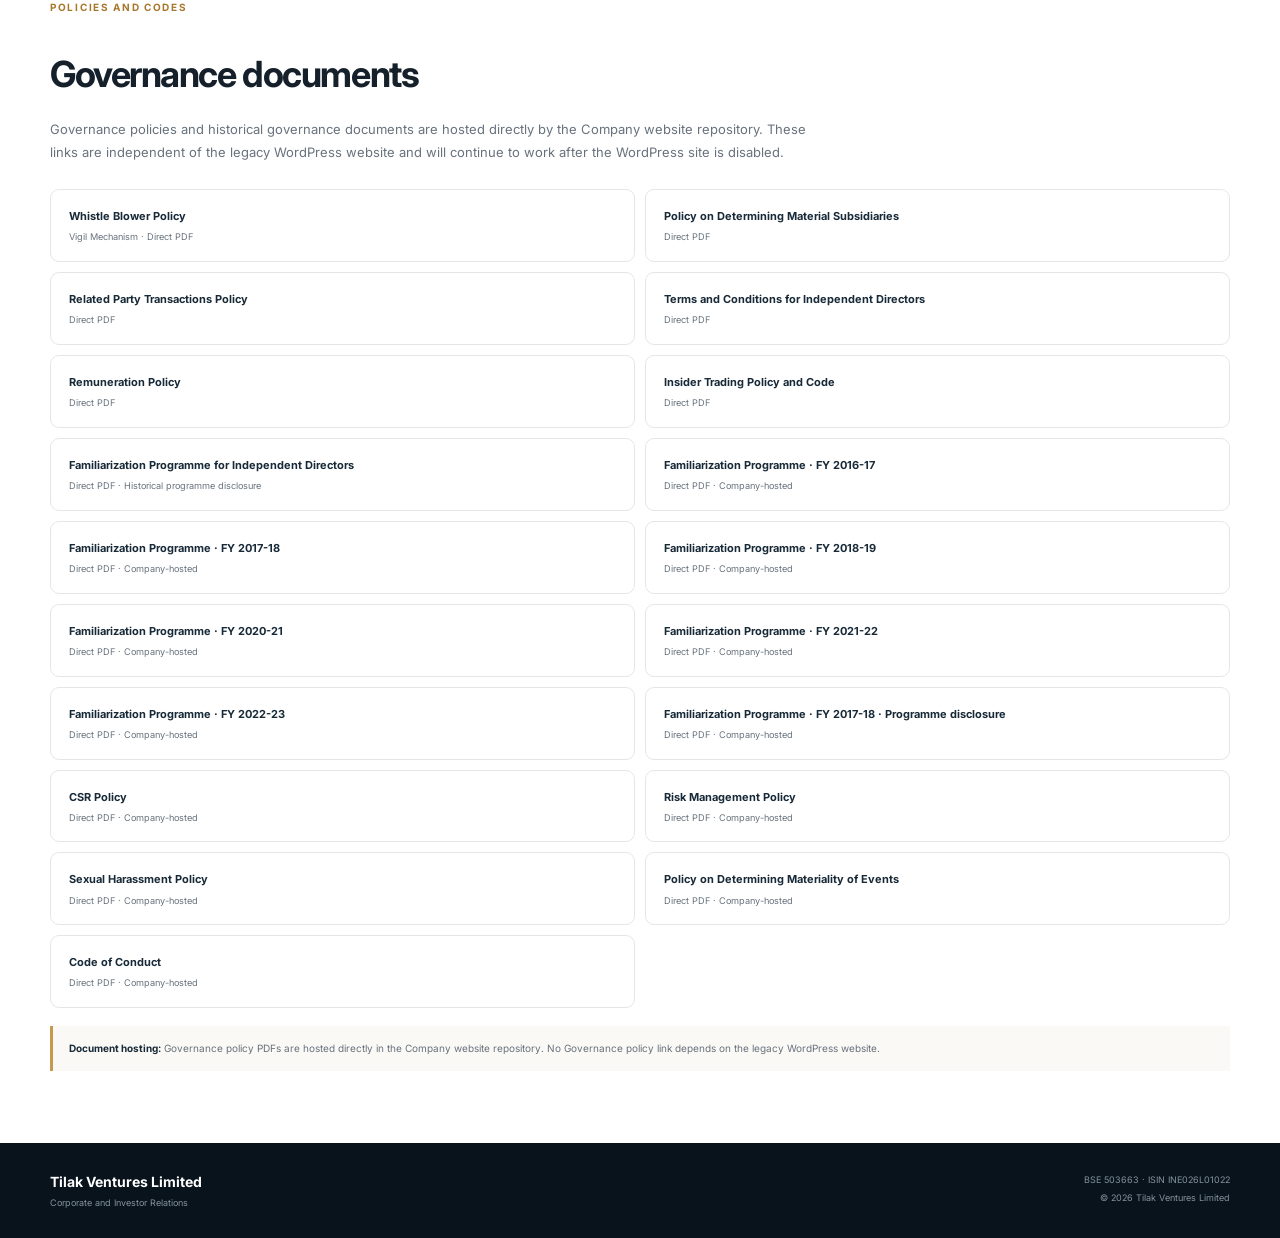
<file: governance.html>
<!doctype html><html lang="en"><head><meta charset="utf-8"><meta name="viewport" content="width=device-width,initial-scale=1"><title>Governance | Tilak Ventures Limited</title><meta name="description" content="Tilak Ventures Limited corporate governance, management, board and key management personnel information."><link rel="stylesheet" href="styles.css?v=20260812-governance7"><link rel="stylesheet" href="governance-fix.css?v=20260812-governance7"><style>.page{padding:38px 0 72px}.page h1{font-size:52px;line-height:1.05;letter-spacing:-.05em;margin:0 0 18px}.lead{max-width:760px;color:#68727d}.committee{margin-top:42px;border-top:1px solid #e4e7ea}.committee article{display:grid;grid-template-columns:.72fr 1.28fr;gap:46px;padding:30px 0;border-bottom:1px solid #e4e7ea}.committee p{margin:0;font-size:13px;line-height:1.85;color:#53616d}.source-note{margin-top:24px;padding:16px 18px;border:1px solid #e4e7ea;border-radius:9px;background:#f7f8f9;font-size:10px;color:#68727d}.source-note b{color:#182a38;display:block;margin-bottom:4px}.back{font-size:11px;font-weight:700}.role{font-weight:700;font-style:italic;color:#182a38}.profile-name{font-size:15px;font-weight:700;color:#182a38;margin-bottom:5px}.policy-section{margin-top:70px;padding-top:8px}.policy-intro{max-width:760px;color:#68727d;font-size:13px;line-height:1.8}.policy-grid{display:grid;grid-template-columns:repeat(2,1fr);gap:10px;margin-top:25px}.policy-grid a{display:block;padding:17px 18px;border:1px solid #e4e7ea;border-radius:9px;font-size:11px;font-weight:700;color:#182a38;text-decoration:none;transition:transform .18s ease,border-color .18s ease,background .18s ease}.policy-grid a:hover{transform:translateY(-1px);border-color:#c9a35f;background:#faf9f6}.policy-grid small{display:block;color:#68727d;font-weight:400;margin-top:5px;line-height:1.5}.policy-grid .archive-link{border-style:dashed}.policy-grid .archive-link small{color:#8a6b32}.policy-note{margin-top:18px;padding:14px 16px;border-left:3px solid #c49a50;background:#faf9f6;color:#68727d;font-size:10px;line-height:1.7}.policy-note b{color:#182a38}.page>.wrap>.kicker{margin-top:26px!important}@media(max-width:750px){.page h1{font-size:40px}.committee article{grid-template-columns:1fr;gap:9px}.committee p{font-size:13px;line-height:1.75}.policy-grid{grid-template-columns:1fr}}</style></head><body class="governance-page"><header class="top"><div class="wrap nav"><a class="brand" href="index.html"><span class="mark">TV</span><span><b>TILAK VENTURES</b><small>LIMITED</small></span></a><nav aria-label="Primary navigation"><a href="index.html">Home</a><a href="about-us.html">About Us</a><a class="active" href="governance.html">Governance</a><a href="contact.html">Contact Us</a></nav><a class="cta" href="investor-centre.html">Investor Centre <span>→</span></a></div></header><main class="page"><div class="wrap"><a class="back" href="index.html">← Back to home</a><p class="kicker">CORPORATE GOVERNANCE</p><h1>Management and leadership</h1><p class="lead">Profiles of the Company’s directors and key management personnel.</p><div class="committee"><article><div><div class="profile-name">Mr. Girraj Kishor Agrawal</div><div class="role">Director and Chief Executive Officer</div></div><p>He is a Chartered Accountant with extensive experience in taxation, corporate law and merchant banking. He has played a key role in the Company’s development and brings strong leadership and professional expertise to its operations. His experience spans corporate finance activities including ICDs, bill discounting, project finance, hire-purchase finance and investment banking, including the syndication of such services for clients. He has also been associated with providing technical and project consultancy to companies for setting up plants. His vision and leadership have contributed to the Company’s growth, achievement of its objectives and strengthening of its governance practices.</p></article><article><div><div class="profile-name">Mrs. Tanu Girraj Kishor Agarwal</div><div class="role">Non-Executive Non-Independent Director</div></div><p>She holds a B.Sc. in Information Technology and has been involved in handling the business activities of the group companies for the last 15 years. She is also involved in the routine operations of the companies and brings strong interpersonal and communication skills, together with the knowledge and capabilities required to discharge her responsibilities as a director.</p></article><article><div><div class="profile-name">Mr. Vikash Kulhriya</div><div class="role">Independent and Non-Executive Director</div></div><p>He is a graduate and has been appointed as an Independent Director of the Company. He possesses the requisite skills, experience and knowledge relevant to the Company’s business.</p></article><article><div><div class="profile-name">Mr. Pratham Jethliya</div><div class="role">Independent and Non-Executive Director</div></div><p>He brings good interpersonal and communication skills and possesses the knowledge, skills and abilities considered relevant to serving as a director of the Company.</p></article><article><div><div class="profile-name">Mr. Ashish Kachhara</div><div class="role">Independent and Non-Executive Director</div></div><p>He brings good interpersonal and communication skills and possesses the knowledge, skills and abilities considered relevant to serving as a director of the Company.</p></article><article><div><div class="profile-name">Mr. Mayank Borana</div><div class="role">Independent and Non-Executive Director</div></div><p>He is a Chartered Accountant and graduate and has been appointed as an Independent Director of the Company. He possesses the requisite skills, experience and knowledge relevant to the Company’s business.</p></article><article><div><div class="profile-name">Mrs. Pratiksha Modi</div><div class="role">Company Secretary and Compliance Officer</div></div><p>She is a member of the Institute of Company Secretaries of India (ICSI).</p></article><article><div><div class="profile-name">Ms. Tarannum Bano</div><div class="role">Chief Financial Officer</div></div><p>She is a graduate in commerce with requisite qualifications and knowledge in accounts, finance and legal matters. She possesses the ability and skills required to lead the Company in her capacity as Chief Financial Officer.</p></article></div><div class="source-note"><b>Management profiles</b>The profiles above are professionally edited and paraphrased from the management information provided by the Company. For the legally operative composition of the Board and its committees, please refer to the latest statutory filings and Investor Centre disclosures.</div><section class="policy-section"><p class="kicker">POLICIES AND CODES</p><h2 style="font-size:36px;letter-spacing:-.04em;margin-bottom:12px">Governance documents</h2><p class="policy-intro">Governance policies and historical governance documents are hosted directly by the Company website repository. These links are independent of the legacy WordPress website and will continue to work after the WordPress site is disabled.</p><div class="policy-grid"><a href="governance-policies/whistle-blower-policy_tilak-07-04-2018.pdf" target="_blank" rel="noopener">Whistle Blower Policy<small>Vigil Mechanism · Direct PDF</small></a><a href="governance-policies/policy-on-material-subsidaries_tilak.pdf" target="_blank" rel="noopener">Policy on Determining Material Subsidiaries<small>Direct PDF</small></a><a href="governance-policies/rpt_tilak-07-04-2018.pdf" target="_blank" rel="noopener">Related Party Transactions Policy<small>Direct PDF</small></a><a href="governance-policies/terms-and-conditions-of-independent-director.pdf" target="_blank" rel="noopener">Terms and Conditions for Independent Directors<small>Direct PDF</small></a><a href="governance-policies/remuneration-policy-tilak-07-04-2018.pdf" target="_blank" rel="noopener">Remuneration Policy<small>Direct PDF</small></a><a href="governance-policies/policy-of-insider-trading.pdf" target="_blank" rel="noopener">Insider Trading Policy and Code<small>Direct PDF</small></a><a href="governance-policies/familiarisaton-programme-2017-18.pdf" target="_blank" rel="noopener">Familiarization Programme for Independent Directors<small>Direct PDF · Historical programme disclosure</small></a><a href="governance-policies/tilak_16-17.pdf" target="_blank" rel="noopener">Familiarization Programme · FY 2016-17<small>Direct PDF · Company-hosted</small></a><a href="governance-policies/tilak_17-18.pdf" target="_blank" rel="noopener">Familiarization Programme · FY 2017-18<small>Direct PDF · Company-hosted</small></a><a href="governance-policies/tilak_18-19-1.pdf" target="_blank" rel="noopener">Familiarization Programme · FY 2018-19<small>Direct PDF · Company-hosted</small></a><a href="governance-policies/20-21-tilak.pdf" target="_blank" rel="noopener">Familiarization Programme · FY 2020-21<small>Direct PDF · Company-hosted</small></a><a href="governance-policies/21-22-tilak.pdf" target="_blank" rel="noopener">Familiarization Programme · FY 2021-22<small>Direct PDF · Company-hosted</small></a><a href="governance-policies/22-23-tilak.pdf" target="_blank" rel="noopener">Familiarization Programme · FY 2022-23<small>Direct PDF · Company-hosted</small></a><a href="governance-policies/familiarisaton-programme-2017-18.pdf" target="_blank" rel="noopener">Familiarization Programme · FY 2017-18 · Programme disclosure<small>Direct PDF · Company-hosted</small></a><a href="governance-policies/tilak-csr-policy.pdf" target="_blank" rel="noopener">CSR Policy<small>Direct PDF · Company-hosted</small></a><a href="governance-policies/risk-mgt-policy_tilak-07-04-18.pdf" target="_blank" rel="noopener">Risk Management Policy<small>Direct PDF · Company-hosted</small></a><a href="governance-policies/sexual-harassment-policy-07-04-2018.pdf" target="_blank" rel="noopener">Sexual Harassment Policy<small>Direct PDF · Company-hosted</small></a><a href="governance-policies/policy-on-material-event_tilak.pdf" target="_blank" rel="noopener">Policy on Determining Materiality of Events<small>Direct PDF · Company-hosted</small></a><a href="governance-policies/code-of-conduct-07-04-2018.pdf" target="_blank" rel="noopener">Code of Conduct<small>Direct PDF · Company-hosted</small></a></div><div class="policy-note"><b>Document hosting:</b> Governance policy PDFs are hosted directly in the Company website repository. No Governance policy link depends on the legacy WordPress website.</div></section></div></main><footer><div class="wrap foot"><div><b>Tilak Ventures Limited</b><small>Corporate and Investor Relations</small></div><div class="foot-right"><small>BSE 503663 · ISIN INE026L01022</small><small>© 2026 Tilak Ventures Limited</small></div></div></footer><script src="mobile-nav.js?v=20260812-responsive2"></script>
</body></html>
</file>
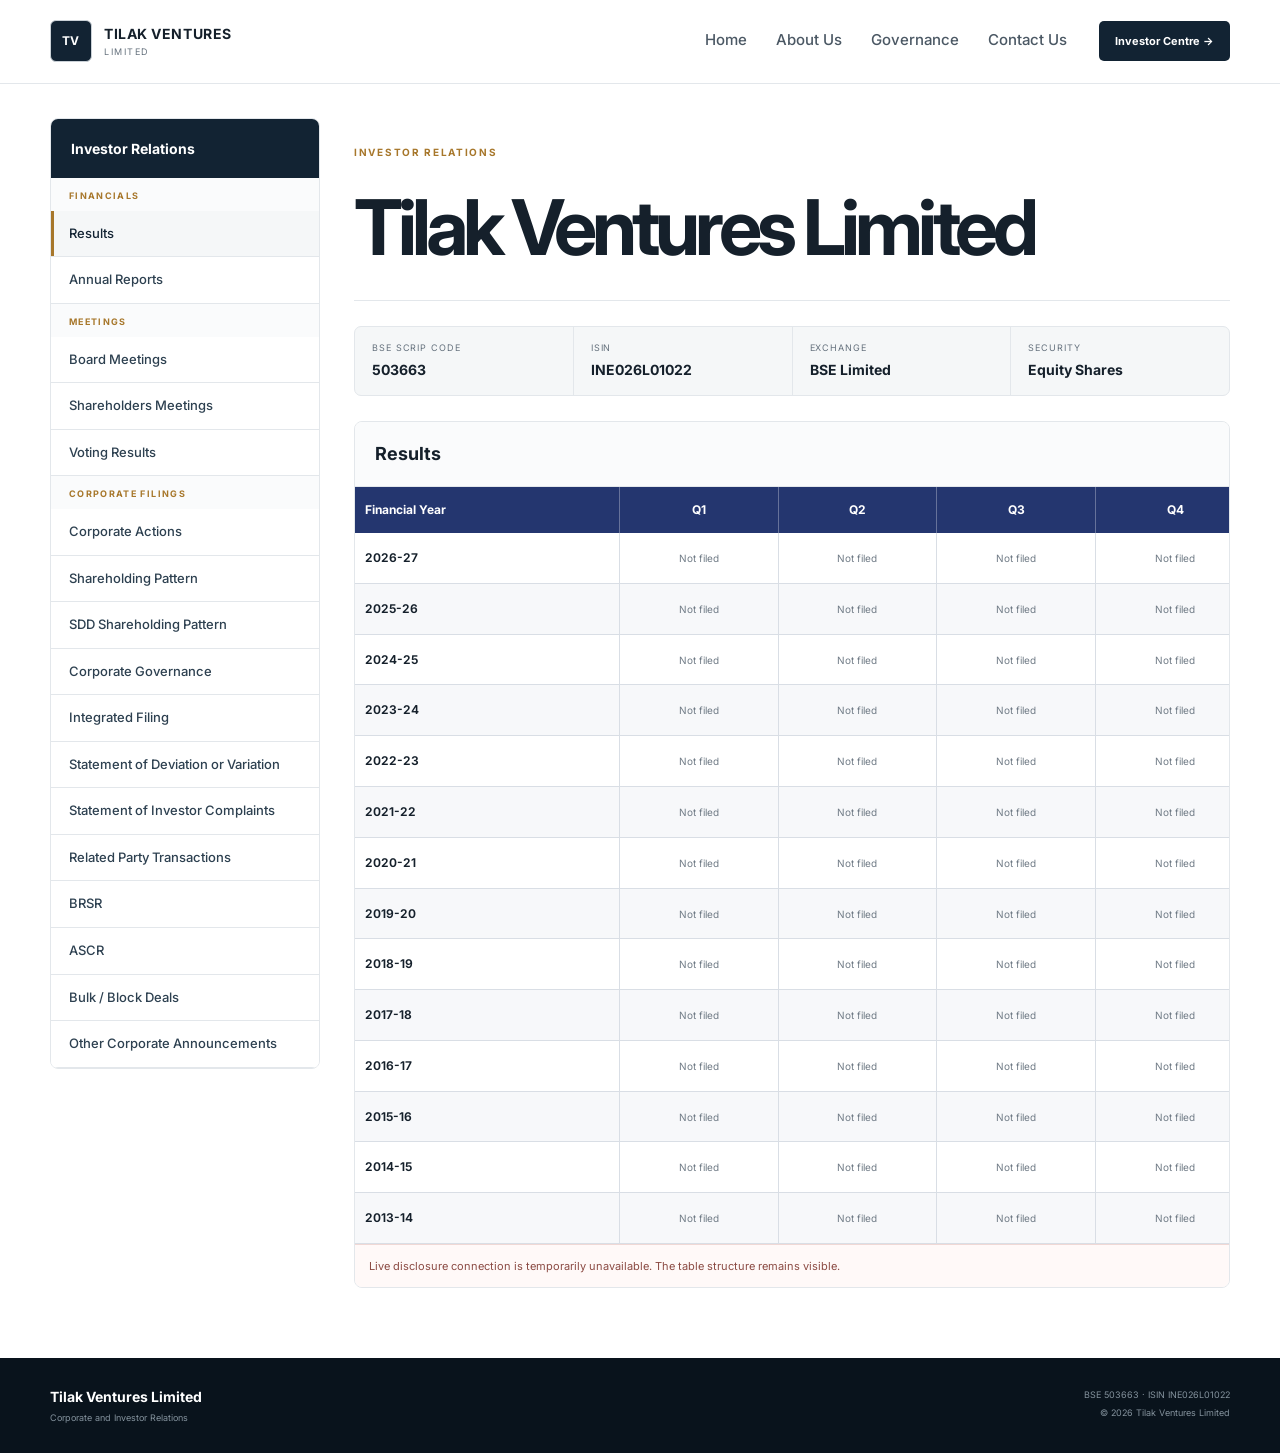
<file: investor-centre.html>
<!doctype html>
<html lang="en">
<head>
<meta charset="utf-8">
<meta name="viewport" content="width=device-width,initial-scale=1">
<title>Investor Centre | Tilak Ventures Limited</title>
</head>
<body>
<script>window.location.replace('investors.html');</script>
<p>Opening Investor Centre...</p>
<p><a href="investors.html">Continue to Investor Centre</a></p>
</body>
</html>
</file>
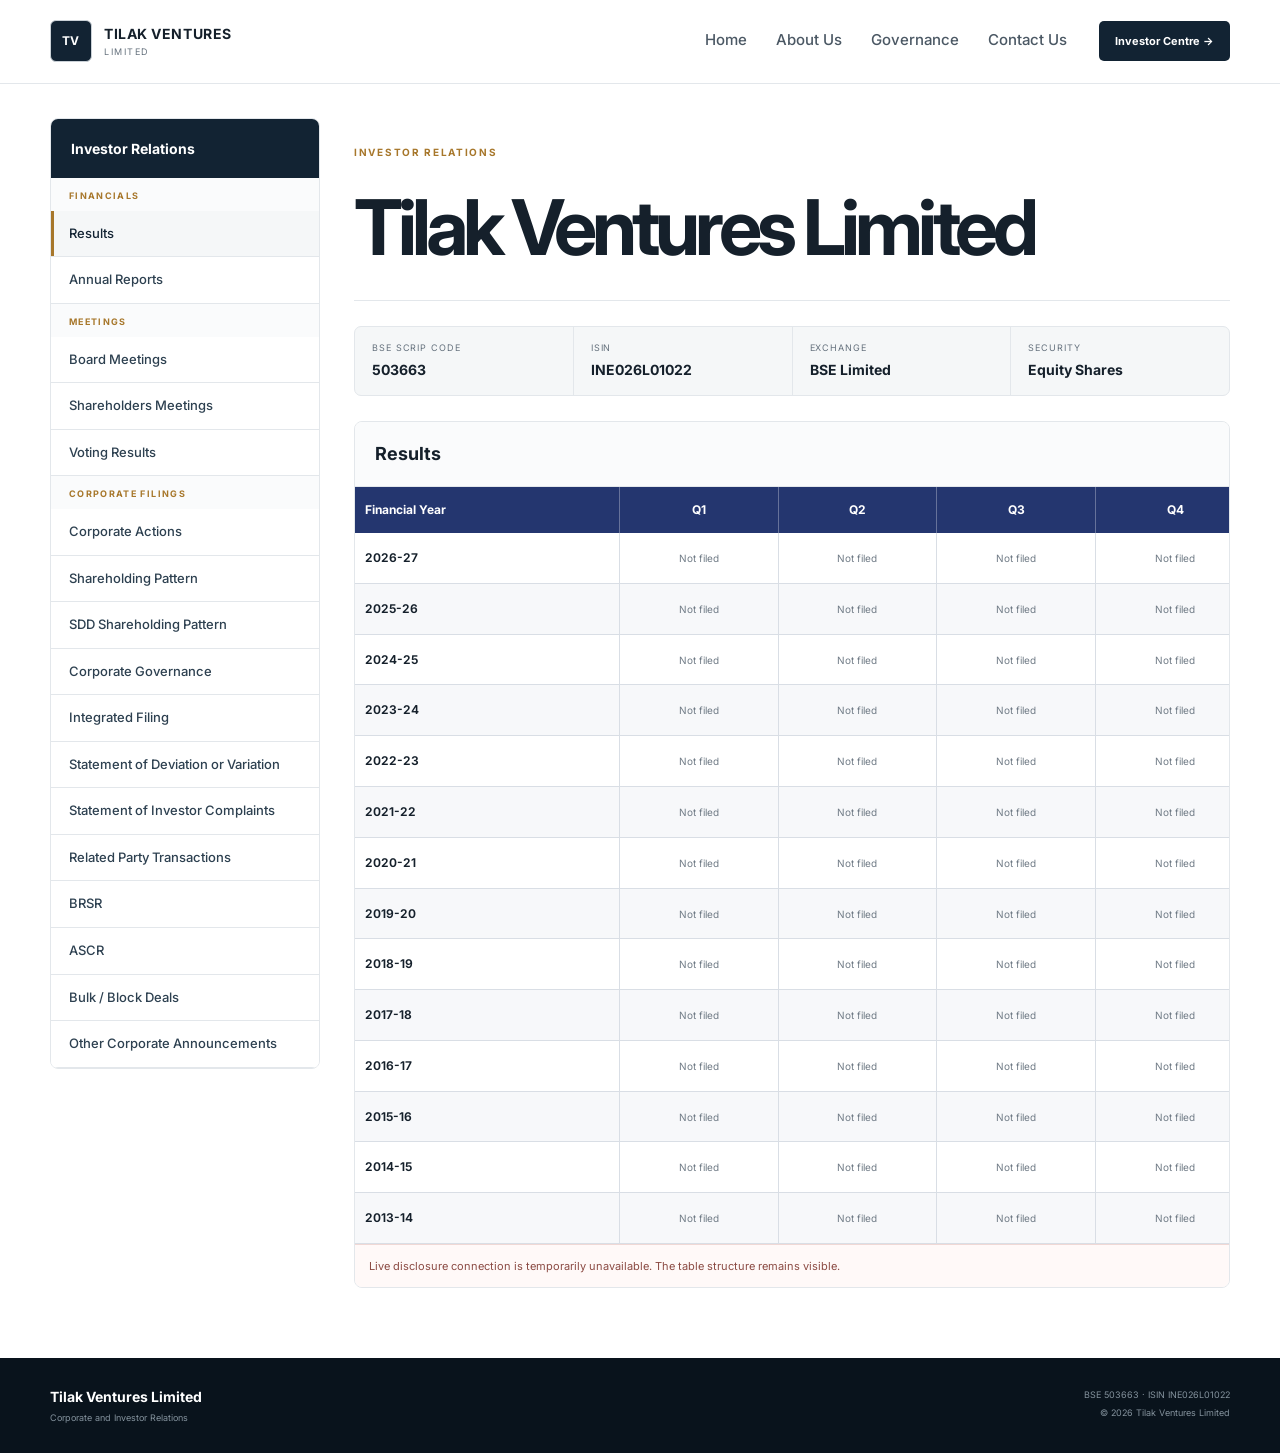
<file: investors.html>
<!doctype html>
<html lang="en"><head><meta charset="utf-8"><meta name="viewport" content="width=device-width,initial-scale=1"><title>Investor Centre | Tilak Ventures Limited</title><meta name="description" content="Investor relations and corporate disclosures for Tilak Ventures Limited."><link rel="stylesheet" href="styles.css?v=20260820-sanity-ir6"><style>
.investor-page{padding:34px 0 70px}.investor-shell{display:grid;grid-template-columns:270px 1fr;gap:34px;align-items:start}.investor-sidebar{position:sticky;top:110px;border:1px solid var(--line);background:#fff;border-radius:8px;overflow:hidden}.investor-sidebar .side-title{padding:18px 20px;background:var(--navy);color:#fff;font-size:14px;font-weight:700}.investor-sidebar button{display:block;width:100%;border:0;border-bottom:1px solid var(--line);background:#fff;color:#2d4050;text-align:left;padding:14px 18px;font:500 13px/1.35 Inter,Arial,sans-serif;cursor:pointer}.investor-sidebar button:hover,.investor-sidebar button.active{background:#f5f7f8;color:var(--navy);box-shadow:inset 3px 0 0 var(--gold)}.investor-sidebar .group{padding:11px 18px 7px;color:var(--gold);font-size:9px;letter-spacing:.15em;font-weight:700;background:#fafbfc}.investor-main{min-width:0}.investor-head{border-bottom:1px solid var(--line);padding:26px 0 34px}.investor-head .kicker{margin:0 0 30px}.investor-head h1{font-size:clamp(50px,6vw,88px);line-height:.98;letter-spacing:-.065em;margin:0;max-width:1100px}.security-strip{display:flex;margin:25px 0;border:1px solid var(--line);border-radius:7px;overflow:hidden;background:var(--soft)}.security-strip div{flex:1;padding:14px 17px;border-right:1px solid var(--line)}.security-strip div:last-child{border-right:0}.security-strip small{display:block;color:var(--muted);font-size:9px;text-transform:uppercase;letter-spacing:.1em}.security-strip b{display:block;margin-top:3px;font-size:14px}.feed-card{border:1px solid var(--line);border-radius:8px;background:#fff;overflow:hidden}.feed-top{padding:17px 20px;background:#fafbfc;border-bottom:1px solid var(--line)}.feed-top h2{font-size:18px;margin:0}.table-wrap{overflow-x:auto}.ir-table,.results-table{width:100%;border-collapse:collapse;font-size:12px}.ir-table{min-width:650px}.results-table{min-width:900px}.ir-table th,.results-table th{background:#24366f;color:#fff;padding:13px 10px;font-weight:700;border-right:1px solid rgba(255,255,255,.3)}.ir-table th{text-align:left}.results-table th{text-align:center}.results-table th:first-child{text-align:left}.ir-table td,.results-table td{padding:15px 10px;border-right:1px solid #d9dee5;border-bottom:1px solid #d9dee5;vertical-align:middle}.results-table td{text-align:center}.results-table td:first-child{text-align:left;font-weight:650;white-space:nowrap}.ir-table tbody tr:nth-child(even) td,.results-table tbody tr:nth-child(even) td{background:#f7f8fa}.ir-table .file{text-align:center;width:90px}.file-link{display:inline-block;text-decoration:none;font-weight:800;font-size:10px;padding:6px 9px;border-radius:3px}.pdf{color:#c62828;background:#fff0ef}.xbrl{color:#fff;background:#55a9d2}.file-link.placeholder{opacity:.55;cursor:default}.result-link{font-size:13px;font-weight:600;color:#0969e8;text-decoration:none;white-space:nowrap}.result-link:hover{text-decoration:underline}.result-empty{color:#707b86}.empty-note{color:var(--muted);font-size:11px;font-style:italic}.error{padding:12px 14px;color:#8b4a43;background:#fff9f8;font-size:11px;border-top:1px solid #f0d8d5}.muted{color:#7b858f}
@media(max-width:900px){.investor-shell{grid-template-columns:1fr}.investor-sidebar{position:static;display:grid;grid-template-columns:1fr 1fr}.investor-sidebar .side-title{grid-column:1/-1}.investor-sidebar .group{display:none}.security-strip{display:grid;grid-template-columns:1fr 1fr}}@media(max-width:600px){.investor-sidebar{grid-template-columns:1fr}.security-strip{grid-template-columns:1fr}.investor-head h1{font-size:clamp(44px,12vw,64px)}}
</style></head><body>
<header class="top"><div class="wrap nav"><a class="brand" href="index.html"><span class="mark">TV</span><span><b>TILAK VENTURES</b><small>LIMITED</small></span></a><nav aria-label="Primary navigation"><a href="index.html">Home</a><a href="about-us.html">About Us</a><a href="governance.html">Governance</a><a href="contact.html">Contact Us</a></nav><a class="cta" href="investor-centre.html">Investor Centre <span>→</span></a></div></header>
<main class="investor-page"><div class="wrap"><div class="investor-shell"><aside class="investor-sidebar" aria-label="Investor relations navigation"><div class="side-title">Investor Relations</div><div class="group">FINANCIALS</div><button data-category="Financial Results" class="active">Results</button><button data-category="Annual Reports">Annual Reports</button><div class="group">MEETINGS</div><button data-category="Board Meetings">Board Meetings</button><button data-category="Shareholders Meetings">Shareholders Meetings</button><button data-category="Voting Results">Voting Results</button><div class="group">CORPORATE FILINGS</div><button data-category="Corporate Actions">Corporate Actions</button><button data-category="Shareholding Pattern">Shareholding Pattern</button><button data-category="SDD Shareholding Pattern">SDD Shareholding Pattern</button><button data-category="Corporate Governance">Corporate Governance</button><button data-category="Integrated Filings">Integrated Filing</button><button data-category="Statement of Deviation or Variation">Statement of Deviation or Variation</button><button data-category="Investor Complaints">Statement of Investor Complaints</button><button data-category="Related Party Transactions">Related Party Transactions</button><button data-category="BRSR">BRSR</button><button data-category="ASCR">ASCR</button><button data-category="Bulk / Block Deals">Bulk / Block Deals</button><button data-category="Corporate Announcements">Other Corporate Announcements</button></aside><section class="investor-main"><div class="investor-head"><p class="kicker">INVESTOR RELATIONS</p><h1>Tilak Ventures Limited</h1></div><div class="security-strip"><div><small>BSE Scrip Code</small><b>503663</b></div><div><small>ISIN</small><b>INE026L01022</b></div><div><small>Exchange</small><b>BSE Limited</b></div><div><small>Security</small><b>Equity Shares</b></div></div><div class="feed-card"><div class="feed-top"><h2 id="feedTitle">Results</h2></div><div id="content" class="table-wrap"></div><div id="status"></div></div></section></div></div></main>
<footer><div class="wrap foot"><div><b>Tilak Ventures Limited</b><small>Corporate and Investor Relations</small></div><div class="foot-right"><small>BSE 503663 · ISIN INE026L01022</small><small>© 2026 Tilak Ventures Limited</small></div></div></footer>
<script>
const PROJECT='mp4oev3u',DATASET='production',API='2023-05-03';const buttons=[...document.querySelectorAll('.investor-sidebar button')],content=document.getElementById('content'),heading=document.getElementById('feedTitle'),status=document.getElementById('status');let docs=[];const esc=s=>String(s??'').replace(/[&<>"']/g,c=>({'&':'&amp;','<':'&lt;','>':'&gt;','"':'&quot;',"'":'&#39;'}[c]));const fmt=d=>{if(!d)return '—';const x=new Date(d+'T00:00:00');return isNaN(x)?esc(d):x.toLocaleDateString('en-IN',{day:'2-digit',month:'short',year:'numeric'});};const file=(url,type)=>url?`<a class="file-link ${type.toLowerCase()}" href="${esc(url)}" target="_blank" rel="noopener">${type}</a>`:`<a class="file-link ${type.toLowerCase()} placeholder" href="#" onclick="return false" aria-disabled="true">${type}</a>`;
function placeholderRow(allowXbrl=false){return `<tr><td>—</td><td><span class="empty-note">No disclosures published yet.</span></td><td class="file">${file('','PDF')}</td>${allowXbrl?`<td class="file">${file('','XBRL')}</td>`:''}</tr>`}function table(rows,label='Date',detail='Type / Purpose',allowXbrl=false,usePeriod=false){const body=rows.length?rows.map(r=>`<tr><td>${usePeriod?esc(r.period||'—'):fmt(r.date)}</td><td>${esc(r.purpose||r.title||r.description||'—')}</td><td class="file">${file(r.pdfUrl,'PDF')}</td>${allowXbrl?`<td class="file">${file(r.xbrlUrl,'XBRL')}</td>`:''}</tr>`).join(''):placeholderRow(allowXbrl);return `<table class="ir-table"><thead><tr><th>${label}</th><th>${detail}</th><th class="file">PDF</th>${allowXbrl?'<th class="file">XBRL</th>':''}</tr></thead><tbody>${body}</tbody></table>`}
function quarterMatrix(rows){const map={};rows.forEach(r=>{if(r.period)map[String(r.period).toLowerCase()]=r});const cell=label=>{const r=map[label.toLowerCase()];if(!r)return `<span class="result-empty">—</span>`;const u=r.pdfUrl||r.xbrlUrl;if(!u)return `<span class="result-empty">—</span>`;return `<a class="result-link" href="${esc(u)}" target="_blank" rel="noopener">${label}</a>`};let body='';for(let fy=2026;fy>=2013;fy--){const n=fy+1,q1=`Jun-${String(fy).slice(-2)}`,q2=`Sep-${String(fy).slice(-2)}`,q3=`Dec-${String(fy).slice(-2)}`,q4=`Mar-${String(n).slice(-2)}`;body+=`<tr><td>${fy}-${String(n).slice(-2)}</td><td>${cell(q1)}</td><td>${cell(q2)}</td><td>${cell(q3)}</td><td>${cell(q4)}</td></tr>`}return `<table class="results-table"><thead><tr><th>Financial Year</th><th>Q1</th><th>Q2</th><th>Q3</th><th>Q4</th></tr></thead><tbody>${body}</tbody></table>`}
function render(category){buttons.forEach(b=>b.classList.toggle('active',b.dataset.category===category));heading.textContent=category==='Financial Results'?'Results':category;const rows=docs.filter(d=>d.category===category).sort((a,b)=>String(b.date||b.period||'').localeCompare(String(a.date||a.period||'')));if(category==='Financial Results'||category==='Shareholding Pattern'){content.innerHTML=quarterMatrix(rows);return}if(category==='Board Meetings'){content.innerHTML=table(rows,'Meeting Date','Type / Purpose');return}if(category==='Shareholders Meetings'||category==='Voting Results'||category==='Corporate Actions'){content.innerHTML=table(rows,'Date','Type / Purpose');return}if(category==='ASCR'){content.innerHTML=table(rows,'Date','Particulars',false,false);return}content.innerHTML=table(rows,'Date','Particulars',true,false)}
async function load(){try{const query=`*[_type == "investorDisclosure"]|order(coalesce(date,"0000-00-00") desc){_id,category,date,period,title,purpose,description,"pdfUrl":pdf.asset->url,"xbrlUrl":xbrl.asset->url}`;const url=`https://${PROJECT}.api.sanity.io/v${API}/data/query/${DATASET}?perspective=published&query=${encodeURIComponent(query)}&_=${Date.now()}`;const r=await fetch(url,{cache:'no-store'});if(!r.ok)throw new Error('Sanity '+r.status);const payload=await r.json();docs=payload.result||[];status.innerHTML='';render(document.querySelector('.investor-sidebar button.active')?.dataset.category||'Financial Results')}catch(e){status.innerHTML='<div class="error">Live disclosure connection is temporarily unavailable. The table structure remains visible.</div>'}}buttons.forEach(b=>b.addEventListener('click',()=>render(b.dataset.category)));render('Financial Results');load();
</script><script src="mobile-nav.js?v=20260812-responsive2"></script>
</body></html>
</file>
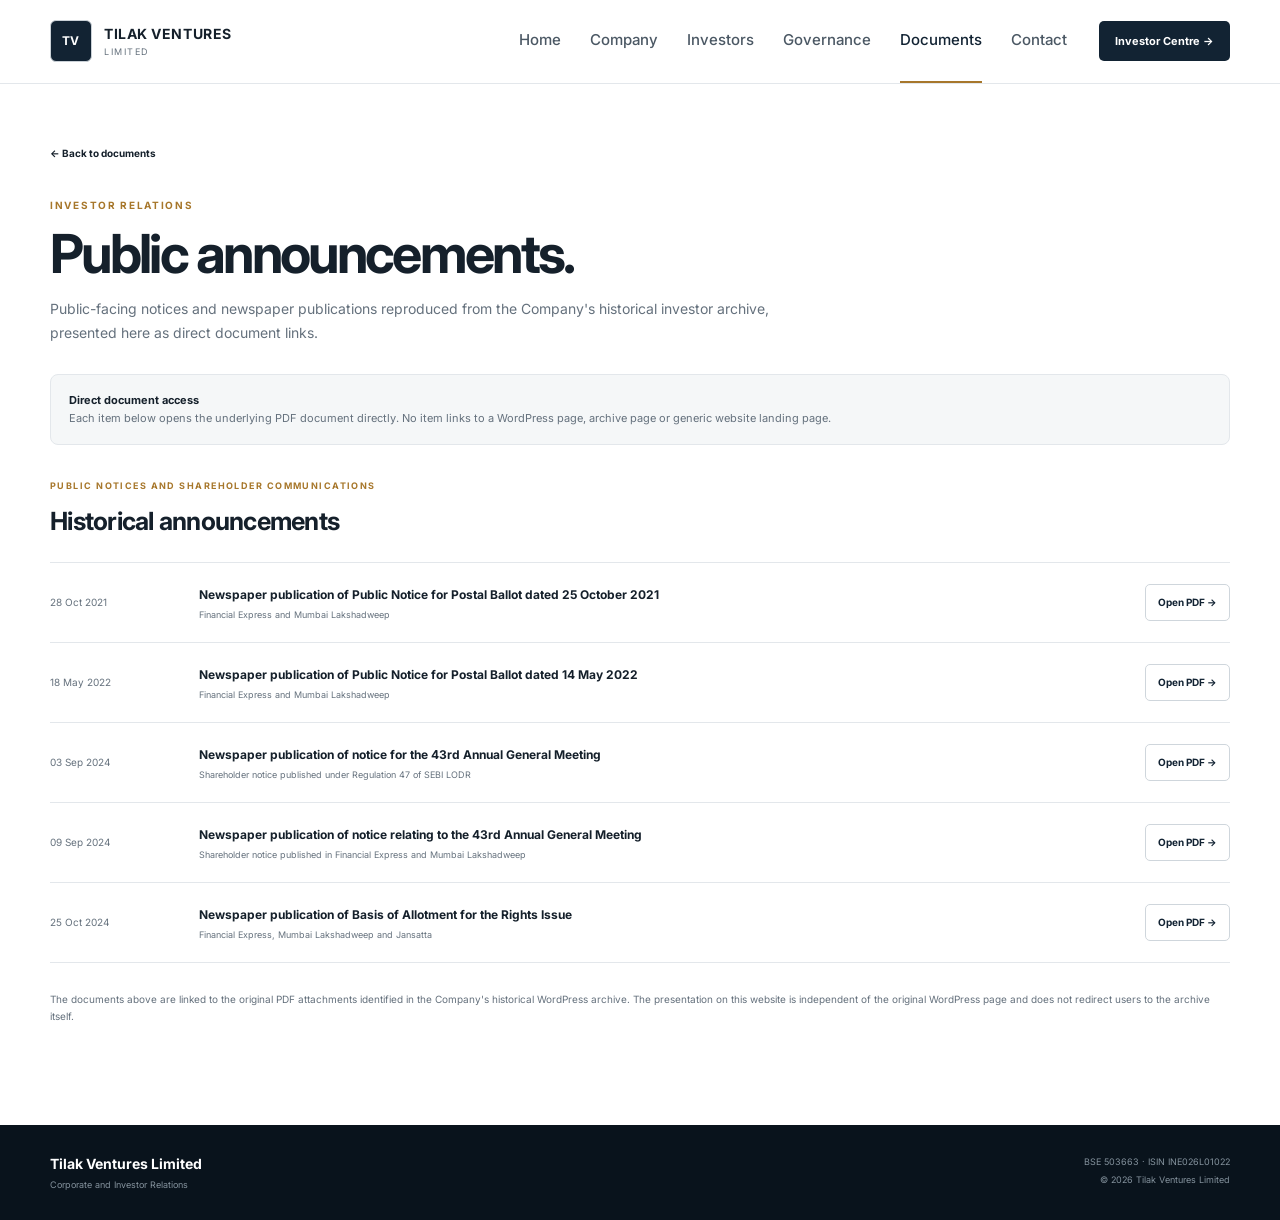
<file: public-announcements.html>
<!doctype html>
<html lang="en">
<head>
<meta charset="utf-8"><meta name="viewport" content="width=device-width,initial-scale=1">
<title>Public Announcements | Tilak Ventures Limited</title>
<meta name="description" content="Public announcements, shareholder notices and newspaper publications of Tilak Ventures Limited.">
<link rel="stylesheet" href="styles.css?v=20260812-public-announcements1">
<style>
.ann-page{padding:56px 0 90px}.ann-head{max-width:850px}.ann-page h1{margin:0 0 14px;font-size:clamp(42px,4.2vw,54px);line-height:1.05;letter-spacing:-.05em}.ann-intro{max-width:760px;color:var(--muted);font-size:14px;line-height:1.75}.ann-notice{margin:28px 0 34px;padding:16px 18px;border:1px solid var(--line);border-radius:8px;background:var(--soft);color:var(--muted);font-size:11px;line-height:1.7}.ann-notice b{color:var(--ink)}.ann-section{margin-top:34px}.ann-section-label{font-size:9px;letter-spacing:.16em;font-weight:700;color:var(--gold);margin:0 0 7px}.ann-section h2{font-size:25px;letter-spacing:-.03em;margin:0 0 20px}.ann-list{border-top:1px solid var(--line)}.ann-row{display:grid;grid-template-columns:125px 1fr 125px;gap:24px;align-items:center;padding:19px 0;border-bottom:1px solid var(--line)}.ann-date{font-size:10px;color:var(--muted)}.ann-row b{font-size:12px;line-height:1.45}.ann-meta{display:block;margin-top:3px;font-size:9px;color:var(--muted)}.ann-open{justify-self:end;padding:9px 12px;border:1px solid #cfd6dc;border-radius:5px;color:var(--navy);font-size:10px;font-weight:700;white-space:nowrap}.ann-open:hover{border-color:var(--gold);color:var(--gold)}.ann-foot{margin-top:28px;color:var(--muted);font-size:10px;line-height:1.7}@media(max-width:700px){.ann-page{padding:48px 0 70px}.ann-row{grid-template-columns:1fr;gap:6px}.ann-open{justify-self:start}.ann-page h1{font-size:40px}}
</style>
</head>
<body>
<header class="top"><div class="wrap nav">
<a class="brand" href="index.html"><span class="mark">TV</span><span><b>TILAK VENTURES</b><small>LIMITED</small></span></a>
<nav aria-label="Primary navigation"><a href="index.html">Home</a><a href="company.html">Company</a><a href="investors.html">Investors</a><a href="governance.html">Governance</a><a class="active" href="documents.html">Documents</a><a href="contact.html">Contact</a></nav>
<a class="cta" href="investor-centre.html">Investor Centre <span>→</span></a>
</div></header>
<main class="ann-page"><div class="wrap">
<a class="text-link" href="documents.html">← Back to documents</a>
<div class="ann-head" style="margin-top:34px"><p class="kicker">INVESTOR RELATIONS</p><h1>Public announcements.</h1><p class="ann-intro">Public-facing notices and newspaper publications reproduced from the Company's historical investor archive, presented here as direct document links.</p></div>
<div class="ann-notice"><b>Direct document access</b><br>Each item below opens the underlying PDF document directly. No item links to a WordPress page, archive page or generic website landing page.</div>
<section class="ann-section"><p class="ann-section-label">PUBLIC NOTICES AND SHAREHOLDER COMMUNICATIONS</p><h2>Historical announcements</h2><div class="ann-list">
<div class="ann-row"><div class="ann-date">28 Oct 2021</div><div><b>Newspaper publication of Public Notice for Postal Ballot dated 25 October 2021</b><span class="ann-meta">Financial Express and Mumbai Lakshadweep</span></div><a class="ann-open" href="https://tilakfinance.wordpress.com/wp-content/uploads/2021/10/newspaper-publication_tilak.pdf" target="_blank" rel="noopener">Open PDF →</a></div>
<div class="ann-row"><div class="ann-date">18 May 2022</div><div><b>Newspaper publication of Public Notice for Postal Ballot dated 14 May 2022</b><span class="ann-meta">Financial Express and Mumbai Lakshadweep</span></div><a class="ann-open" href="https://tilakfinance.wordpress.com/wp-content/uploads/2022/05/newspaper_publication_postal-ballot.pdf" target="_blank" rel="noopener">Open PDF →</a></div>
<div class="ann-row"><div class="ann-date">03 Sep 2024</div><div><b>Newspaper publication of notice for the 43rd Annual General Meeting</b><span class="ann-meta">Shareholder notice published under Regulation 47 of SEBI LODR</span></div><a class="ann-open" href="https://tilakfinance.wordpress.com/wp-content/uploads/2024/09/newspaper-publication.1.pdf" target="_blank" rel="noopener">Open PDF →</a></div>
<div class="ann-row"><div class="ann-date">09 Sep 2024</div><div><b>Newspaper publication of notice relating to the 43rd Annual General Meeting</b><span class="ann-meta">Shareholder notice published in Financial Express and Mumbai Lakshadweep</span></div><a class="ann-open" href="https://tilakfinance.wordpress.com/wp-content/uploads/2024/09/newspaper-publication_09.09.pdf" target="_blank" rel="noopener">Open PDF →</a></div>
<div class="ann-row"><div class="ann-date">25 Oct 2024</div><div><b>Newspaper publication of Basis of Allotment for the Rights Issue</b><span class="ann-meta">Financial Express, Mumbai Lakshadweep and Jansatta</span></div><a class="ann-open" href="https://tilakfinance.wordpress.com/wp-content/uploads/2024/11/news.pdf" target="_blank" rel="noopener">Open PDF →</a></div>
</div></section>
<p class="ann-foot">The documents above are linked to the original PDF attachments identified in the Company's historical WordPress archive. The presentation on this website is independent of the original WordPress page and does not redirect users to the archive itself.</p>
</div></main>
<footer><div class="wrap foot"><div><b>Tilak Ventures Limited</b><small>Corporate and Investor Relations</small></div><div class="foot-right"><small>BSE 503663 · ISIN INE026L01022</small><small>© 2026 Tilak Ventures Limited</small></div></div></footer>
<script src="mobile-nav.js?v=20260812-responsive2"></script>
</body></html>
</file>
<file: styles.css>
@import url('https://fonts.googleapis.com/css2?family=Inter:wght@400;500;600;700&display=swap');
:root{--ink:#15202b;--muted:#65717d;--line:#e3e7eb;--soft:#f5f7f8;--navy:#122333;--navy2:#0d1a25;--gold:#a7772b;--white:#fff;--max:1180px}*{box-sizing:border-box}html{scroll-behavior:smooth}body{margin:0;color:var(--ink);font-family:Inter,Arial,sans-serif;font-size:14px;line-height:1.65;background:#fff;-webkit-font-smoothing:antialiased}a{text-decoration:none;color:inherit}.wrap{width:min(var(--max),calc(100% - 48px));margin:auto}.top{position:sticky;top:0;z-index:50;background:rgba(255,255,255,.97);backdrop-filter:blur(14px);border-bottom:1px solid var(--line)}.nav{min-height:76px;display:flex;align-items:center;gap:28px}.brand{display:flex;align-items:center;gap:11px;margin-right:auto}.brand .mark{width:39px;height:39px;border:1px solid #cad1d7;border-radius:6px;background:var(--navy);color:#fff;display:grid;place-items:center;font-weight:700;font-size:11px;letter-spacing:.04em}.brand b,.brand small{display:block;line-height:1.05}.brand b{font-size:13px;letter-spacing:.035em}.brand small{font-size:8px;color:var(--muted);letter-spacing:.17em;margin-top:5px}nav{display:flex;gap:25px;font-size:12px;color:#4e5963}nav a{padding:28px 0;border-bottom:2px solid transparent}nav a:hover,nav a.active{color:var(--navy);border-color:var(--gold)}.cta{background:var(--navy);color:#fff;padding:11px 16px;border-radius:5px;font-size:11px;font-weight:700;white-space:nowrap}.marketbar{background:var(--navy);color:#dce4ea;font-size:10px;letter-spacing:.02em}.marketbar-inner{min-height:34px;display:flex;align-items:center;gap:22px}.marketbar b{color:#fff}.marketbar-right{margin-left:auto;color:#b9c5ce}.hero{padding:78px 0 70px;background:linear-gradient(115deg,#f7f8f9 0%,#fff 62%);border-bottom:1px solid var(--line)}.hero-grid{display:grid;grid-template-columns:1.12fr .88fr;gap:80px;align-items:center}.kicker{font-size:10px;letter-spacing:.17em;font-weight:700;color:var(--gold);margin:0 0 13px}.hero h1{font-size:clamp(44px,5.3vw,68px);line-height:1.04;letter-spacing:-.055em;margin:0 0 22px;font-weight:700}.lead{font-size:16px;color:#596672;max-width:650px;margin:0}.buttons{display:flex;gap:10px;margin-top:28px;flex-wrap:wrap}.btn{display:inline-flex;gap:16px;align-items:center;padding:12px 17px;border-radius:5px;font-size:11px;font-weight:700}.btn.dark{background:var(--navy);color:#fff}.btn.light{border:1px solid #cfd6dc;background:#fff}.btn span,.text-link span,.contact-action span{color:var(--gold);font-size:14px}.hero-meta{display:flex;flex-wrap:wrap;gap:20px;margin-top:27px;color:#78838d;font-size:9px}.hero-meta b{color:#3e4a54;margin-right:5px}.hero-panel{background:#fff;border:1px solid #dfe4e8;border-radius:9px;padding:29px 30px;box-shadow:0 20px 50px rgba(18,35,51,.08)}.panel-top{display:flex;align-items:center;gap:8px;font-size:9px;letter-spacing:.15em;color:var(--gold);font-weight:700}.status-dot{width:7px;height:7px;border-radius:50%;background:var(--gold)}.hero-panel h2{font-size:25px;line-height:1.2;letter-spacing:-.035em;margin:19px 0 18px}.panel-list{border-top:1px solid var(--line)}.panel-list a{display:flex;justify-content:space-between;align-items:center;padding:13px 0;border-bottom:1px solid var(--line);font-size:11px;font-weight:600}.panel-list b{font-size:13px;color:var(--gold)}.panel-link{display:flex;justify-content:space-between;margin-top:17px;padding-top:2px;font-size:10px;font-weight:700}.panel-link span{color:var(--gold);font-size:14px}.quick{background:#fff;border-bottom:1px solid var(--line)}.quick-grid{display:grid;grid-template-columns:repeat(4,1fr)}.quick-grid a{position:relative;padding:21px 22px;border-right:1px solid var(--line)}.quick-grid a:first-child{padding-left:0}.quick-grid a:last-child{border-right:0}.quick-grid span,.quick-grid b,.quick-grid small,.quick-grid strong{display:block}.quick-grid span{font-size:8px;color:var(--gold);font-weight:700}.quick-grid b{font-size:12px;margin-top:4px}.quick-grid small{font-size:9px;color:var(--muted);margin-top:2px}.quick-grid strong{position:absolute;right:18px;bottom:20px;color:var(--gold);font-size:13px}.company-intro{padding:68px 0;background:#fff;border-bottom:1px solid var(--line)}.company-grid{display:grid;grid-template-columns:.82fr 1.18fr;gap:90px;align-items:start}.section{padding:86px 0}.section h2,.contact h2{font-size:38px;line-height:1.13;letter-spacing:-.045em;margin:0 0 15px}.section p,.contact p{color:#58646f;font-size:13px}.section-tag{font-size:10px!important;text-transform:uppercase;letter-spacing:.13em;color:var(--gold)!important;font-weight:700}.text-link{font-size:10px;font-weight:700}.grey{background:var(--soft)}.section-head{display:flex;justify-content:space-between;gap:40px;align-items:end}.section-head h2{margin-bottom:0}.intro{max-width:710px;margin:17px 0 30px}.tiles{display:grid;grid-template-columns:repeat(3,1fr);gap:12px}.tiles a{background:#fff;border:1px solid var(--line);border-radius:7px;padding:20px;min-height:158px;display:flex;flex-direction:column;transition:.18s ease}.tiles a:hover{transform:translateY(-2px);border-color:#cbd2d8;box-shadow:0 12px 30px rgba(18,35,51,.06)}.tiles b{font-size:8px;color:var(--gold)}.tiles strong{font-size:13px;margin-top:16px}.tiles small{color:var(--muted);font-size:10px;margin-top:4px}.tiles span{margin-top:auto;padding-top:15px;font-size:9px;font-weight:700}.documents{background:#fff}.section-note{max-width:420px;margin:0!important;font-size:11px!important;color:var(--muted)!important}.doc-grid{display:grid;grid-template-columns:repeat(2,1fr);border-top:1px solid var(--line);margin-top:36px}.doc-grid a{display:grid;grid-template-columns:38px 1fr 18px;gap:14px;align-items:center;padding:19px 0;border-bottom:1px solid var(--line);font-size:11px}.doc-grid a:nth-child(odd){margin-right:40px}.doc-grid a:nth-child(even){margin-left:40px}.doc-icon{width:31px;height:31px;border:1px solid var(--line);border-radius:5px;display:grid;place-items:center;color:var(--gold);font-size:8px;font-weight:700}.doc-grid strong,.doc-grid small{display:block}.doc-grid small{color:var(--muted);font-size:9px;margin-top:2px}.arrow{color:var(--gold);font-size:14px}.document-note{margin-top:23px;padding:16px 18px;background:var(--soft);border:1px solid var(--line);border-radius:7px;display:flex;gap:18px;font-size:10px}.document-note b{white-space:nowrap}.document-note span{color:var(--muted)}.governance{background:#fafafa}.links{border-top:1px solid var(--line)}.links a{display:flex;justify-content:space-between;padding:14px 0;border-bottom:1px solid var(--line);font-size:12px;font-weight:600}.links a span{color:var(--gold);font-size:14px}.contact{background:var(--navy2);color:#fff;padding:78px 0}.contact .kicker{color:#c99a4e}.contact h2{color:#fff}.contact p{color:#b6c1ca}.contact-action{display:inline-flex;gap:12px;margin-top:10px;font-size:10px;font-weight:700;border-bottom:1px solid #43525f;padding-bottom:5px}.contact-card{border:1px solid #304252;border-radius:8px;padding:25px}.contact-card p{font-size:11px}.contact-card a{color:#fff;text-decoration:underline}.contact-tags{display:flex;gap:7px;flex-wrap:wrap;margin-top:18px}.contact-tags span{border:1px solid #304252;border-radius:4px;padding:5px 7px;color:#b6c1ca;font-size:8px}footer{background:#09131c;color:#fff;padding:27px 0}.foot{display:flex;justify-content:space-between;gap:30px}.foot b,.foot small{display:block}.foot small{color:#84929d;font-size:9px;margin-top:3px}.foot-right{text-align:right}.page h1,.archive h1{font-size:clamp(42px,4.2vw,54px);font-weight:700}.page h2,.archive h2{font-weight:700}.page-lead,.archive-intro,.lead{font-size:14px;line-height:1.75}.menu-btn,.nav-dropdown,.menu-trigger,.menu-dropdown{display:none!important}
@media(max-width:900px){nav{display:flex;gap:16px;overflow-x:auto;white-space:nowrap;scrollbar-width:none}nav::-webkit-scrollbar{display:none}.cta{display:none}.nav{gap:18px}.brand{flex-shrink:0}.marketbar-right{display:none}.hero-grid,.company-grid,.two{grid-template-columns:1fr}.hero{padding:60px 0}.quick-grid{grid-template-columns:repeat(2,1fr)}.quick-grid a:nth-child(2){border-right:0}.quick-grid a:nth-child(3){padding-left:0}.section{padding:65px 0}.section h2,.contact h2{font-size:33px}.section-head{align-items:start;flex-direction:column;gap:12px}.doc-grid{grid-template-columns:1fr}.doc-grid a:nth-child(odd),.doc-grid a:nth-child(even){margin:0}.document-note{flex-direction:column;gap:4px}.foot{flex-direction:column}.foot-right{text-align:left}.page h1,.archive h1{font-size:40px}}
@media(max-width:520px){.wrap{width:min(var(--max),calc(100% - 32px))}.nav{min-height:68px;gap:14px}.brand b{font-size:11px}.brand small{font-size:7px}.brand .mark{width:36px;height:36px}nav{gap:14px;font-size:11px}.hero h1{font-size:43px}.hero-meta{gap:8px;flex-direction:column}.marketbar-inner{gap:10px;font-size:8px}.quick-grid{grid-template-columns:1fr}.quick-grid a,.quick-grid a:nth-child(3){padding-left:0;border-right:0;border-bottom:1px solid var(--line)}.quick-grid a:last-child{border-bottom:0}.hero-panel{padding:23px}.section h2,.contact h2{font-size:30px}}
.home-page{overflow:hidden;height:100vh}.home-page .top{position:relative}.home-page .home-hero{height:calc(100vh - 110px);min-height:600px;padding:0;border-bottom:0;overflow:hidden;background:linear-gradient(112deg,#f7f8f9 0%,#fff 56%,#f7f9fb 100%)}.home-page .home-hero .hero-grid{height:100%;grid-template-columns:1fr 1.08fr;gap:20px}.home-page .hero-copy{position:relative;z-index:2;padding-left:2px}.home-page .hero-copy h1{font-size:clamp(58px,6vw,88px);line-height:.98;letter-spacing:-.065em;margin:0 0 22px}.home-page .hero-rule{display:block;width:58px;height:3px;background:var(--gold);margin-bottom:28px}.home-page .hero-copy .lead{max-width:540px;font-size:17px;line-height:1.75}.home-page .buttons{margin-top:30px}.home-page .hero-building{height:100%;display:flex;align-items:stretch;justify-content:flex-end;position:relative;overflow:hidden}.home-page .hero-building:before{content:"";position:absolute;inset:0;z-index:1;background:linear-gradient(90deg,#f7f8f9 0%,rgba(247,248,249,.78) 15%,rgba(247,248,249,0) 45%);pointer-events:none}.home-page .hero-building img{width:100%;height:100%;object-fit:cover;object-position:left center;opacity:.92;transform:scale(1.05)}
@media(max-width:900px){.home-page{height:auto;min-height:100vh;overflow:auto}.home-page .home-hero{height:auto;min-height:calc(100vh - 110px);padding:55px 0 40px}.home-page .home-hero .hero-grid{height:auto;grid-template-columns:1fr;gap:28px}.home-page .hero-copy h1{font-size:54px}.home-page .hero-building{height:300px}.home-page nav{display:flex}}
@media(max-width:520px){.home-page .hero-copy h1{font-size:47px}.home-page .hero-copy .lead{font-size:15px}.home-page .hero-building{height:240px}}
.top .nav{min-height:82px;gap:32px}.top .brand{gap:12px}.top .brand .mark{width:42px;height:42px;font-size:12px}.top .brand b{font-size:14px;letter-spacing:.04em}.top .brand small{font-size:9px;letter-spacing:.17em;margin-top:5px}.top nav{gap:29px;font-size:15px;font-weight:500;color:#4b5864}
/* Investor tables: never render a raw dash for an unavailable value. */
.result-empty{font-size:0!important;color:#707b86}.result-empty::after{content:'Not filed';font-size:10px;color:#707b86;white-space:nowrap}.annual-table .result-empty::after,.voting-table .result-empty::after,.shareholding-table .result-empty::after{content:'Not provided'}
/* Shareholding patterns: BSE's XBRL-generation URL is not a PDF document and can return an attachment/XBRL error. Keep the direct BSE PDF quarter link only. */
.shareholding-table th:last-child,.shareholding-table td:last-child{display:none!important}
</file>
<file: home.css>
/* Institutional homepage — crisp vector/CSS treatment, no raster hero image. */
.home-page{background:#fff;color:#15202b}.home-page .top{position:relative;z-index:20;background:rgba(255,255,255,.98)}
.home-page .home-hero{position:relative;overflow:hidden;background:linear-gradient(180deg,#fff 0%,#fdfcf9 68%,#faf5ea 100%);border-bottom:1px solid #eee7da}
.home-page .home-hero-inner{position:relative;min-height:560px;display:flex;align-items:center;padding:82px 0 110px}
.home-page .hero-content{position:relative;z-index:4;width:57%;max-width:760px;padding-left:4px}
.home-page .hero-eyebrow{margin:0 0 22px;color:#a7772b;font-size:15px;font-weight:700;letter-spacing:.17em;line-height:1.3}
.home-page .hero-content h1{margin:0;color:#152b3e;font-family:Georgia,'Times New Roman',serif;font-size:clamp(58px,6.1vw,92px);font-weight:500;line-height:.98;letter-spacing:-.045em}
.home-page .hero-content h1 em{color:#a7772b;font-style:normal}.home-page .gold-rule{display:block;width:68px;height:2px;background:#a7772b;margin:28px 0 24px}.home-page .hero-description{max-width:610px;margin:0;color:#59636c;font-size:17px;line-height:1.7}
.home-page .primary-action{display:inline-flex;align-items:center;gap:18px;margin-top:32px;padding:14px 20px;border-radius:3px;background:#b27d2e;color:#fff;text-decoration:none;font-size:14px;font-weight:700;box-shadow:0 8px 24px rgba(167,119,43,.15);transition:all .2s ease}.home-page .primary-action:hover{background:#996a25;transform:translateY(-1px)}.home-page .primary-action span{font-size:18px}
.home-page .hero-values{position:relative;z-index:4;width:31%;margin-left:auto;padding:10px 0 10px 30px;border-left:2px solid #b27d2e;display:flex;flex-direction:column;align-items:flex-start}.home-page .hero-values span{font-family:Georgia,'Times New Roman',serif;color:#a7772b;font-size:24px;line-height:1.35;letter-spacing:.01em}.home-page .hero-values p{margin:12px 0 0;color:#4d5861;font-size:13px;line-height:1.6}
.home-page .hero-waves{position:absolute;z-index:1;left:-8%;right:-8%;bottom:-75px;height:245px;opacity:.72;background:repeating-radial-gradient(ellipse at 53% 110%,transparent 0 18px,rgba(183,135,62,.15) 19px 20px,transparent 21px 34px);transform:rotate(-2deg) scaleX(1.15);mask-image:linear-gradient(to top,rgba(0,0,0,.95),transparent 90%)}.home-page .hero-waves:after{content:"";position:absolute;left:28%;right:-8%;top:30px;height:150px;border-top:1px solid rgba(183,135,62,.18);border-radius:50%;transform:rotate(4deg)}
.home-page .home-stats{background:#fbfaf7;border-top:1px solid #eee7da;border-bottom:1px solid #eee7da}.home-page .stats-grid{display:grid;grid-template-columns:repeat(4,1fr);padding:28px 0}.home-page .stat{text-align:center;padding:8px 25px;border-left:1px solid #ddd3c3}.home-page .stat:first-child{border-left:0}.home-page .stat strong{display:block;color:#a7772b;font-family:Georgia,'Times New Roman',serif;font-size:24px;line-height:1.2;font-weight:600}.home-page .stat b{display:block;color:#152b3e;font-family:Georgia,'Times New Roman',serif;font-size:20px;line-height:1.35;font-weight:600}.home-page .stat span{display:block;margin-top:5px;color:#4f5961;font-size:13px}
.home-page .home-pillars{background:#fff}.home-page .pillars-grid{display:grid;grid-template-columns:repeat(4,1fr);padding:64px 0 72px}.home-page .pillar{text-align:center;padding:0 30px;border-left:1px solid #eee7da}.home-page .pillar:first-child{border-left:0}.home-page .pillar-icon{width:66px;height:66px;margin:0 auto 22px;border-radius:50%;display:grid;place-items:center;background:#fbf8f1;border:1px solid #eee3d0;color:#a7772b;font-family:Georgia,'Times New Roman',serif;font-size:31px}.home-page .pillar h2{margin:0;color:#172b3c;font-size:18px;line-height:1.35;font-weight:700}.home-page .pillar p{max-width:245px;margin:10px auto 0;color:#5e6870;font-size:14px;line-height:1.65}
.top .nav{min-height:82px}.top nav{font-size:15px;gap:29px}.top nav a{padding:30px 0}.top .cta{font-size:13px}
/* Premium homepage hero: CSS/vector only, so it stays sharp on 4K displays. */
.home-page .home-hero{background:linear-gradient(135deg,#fff 0%,#fff 55%,#fcfaf5 100%)}
.home-page .home-hero:before{content:"";position:absolute;right:-12vw;top:-20vh;width:62vw;height:62vw;border:1px solid rgba(167,119,43,.12);border-radius:50%;box-shadow:0 0 0 34px rgba(167,119,43,.025),0 0 0 82px rgba(167,119,43,.018);pointer-events:none}.home-page .home-hero:after{content:"";position:absolute;right:-5vw;bottom:-30%;width:58vw;height:55%;background:radial-gradient(ellipse at center,rgba(183,135,62,.10),rgba(183,135,62,0) 68%);pointer-events:none}
.home-page .home-hero-inner{display:grid;grid-template-columns:minmax(0,1.25fr) minmax(330px,.75fr);gap:70px;align-items:center;min-height:600px;padding:76px 0 92px}.home-page .hero-content{width:auto}.home-page .hero-content h1{font-size:clamp(62px,6.4vw,94px)}.home-page .hero-content h1 em{font-style:italic}
.home-page .hero-visual{position:relative;z-index:4;min-height:390px;display:flex;align-items:center;justify-content:center}.home-page .hero-card{position:relative;width:min(390px,100%);aspect-ratio:1/1;display:flex;flex-direction:column;justify-content:center;padding:48px;border:1px solid rgba(167,119,43,.22);background:rgba(255,255,255,.76);box-shadow:0 28px 70px rgba(31,43,54,.08);backdrop-filter:blur(5px)}.home-page .hero-card:before{content:"";position:absolute;inset:18px;border:1px solid rgba(167,119,43,.13);pointer-events:none}.home-page .hero-card .label{position:relative;color:#a7772b;font-size:11px;letter-spacing:.18em;font-weight:700;margin-bottom:22px}.home-page .hero-card h2{position:relative;margin:0;color:#152b3e;font-family:Georgia,'Times New Roman',serif;font-size:38px;line-height:1.08;font-weight:500}.home-page .hero-card p{position:relative;margin:17px 0 28px;color:#66717a;font-size:13px;line-height:1.7;max-width:270px}.home-page .hero-metrics{position:relative;display:grid;grid-template-columns:repeat(2,1fr);border-top:1px solid #e7dece;padding-top:18px;gap:18px}.home-page .hero-metrics strong{display:block;color:#a7772b;font-family:Georgia,'Times New Roman',serif;font-size:23px}.home-page .hero-metrics span{display:block;margin-top:3px;color:#59636c;font-size:10px;letter-spacing:.08em;text-transform:uppercase}
.home-page .hero-values{position:absolute;right:0;bottom:-8px;width:auto;margin:0;padding:10px 0;display:flex;flex-direction:row;gap:25px;border-left:0;color:#a7772b;font-family:Inter,Arial,sans-serif;font-size:10px;font-weight:700;letter-spacing:.15em}.home-page .hero-values span{font-family:Inter,Arial,sans-serif;font-size:10px}.home-page .hero-values p{display:none}
@media(max-width:1000px){.home-page .home-hero-inner{grid-template-columns:1fr;gap:35px;padding:68px 0 100px}.home-page .hero-content{max-width:760px}.home-page .hero-visual{justify-content:flex-start;min-height:0}.home-page .hero-card{width:390px}.home-page .hero-values{position:relative;right:auto;bottom:auto;margin-top:-8px}.home-page .hero-content h1{font-size:clamp(54px,7vw,78px)}.home-page .hero-description{font-size:15px}.home-page .stat{padding:8px 15px}}
@media(max-width:800px){.home-page .home-hero-inner{display:block;min-height:0;padding:58px 0 82px}.home-page .hero-card{width:min(390px,100%)}.home-page .hero-values{width:max-content;max-width:90%;margin:38px 0 0}.home-page .stats-grid,.home-page .pillars-grid{grid-template-columns:repeat(2,1fr)}.home-page .stat:nth-child(3),.home-page .stat:nth-child(4){margin-top:12px}.home-page .stat:nth-child(3){border-left:0}.home-page .pillar:nth-child(3),.home-page .pillar:nth-child(4){margin-top:40px}.home-page .pillar:nth-child(3){border-left:0}}
@media(max-width:560px){.home-page .home-hero-inner{padding:48px 0 70px}.home-page .hero-eyebrow{font-size:11px;letter-spacing:.13em}.home-page .hero-content h1{font-size:48px}.home-page .hero-description{font-size:14px;line-height:1.65}.home-page .hero-card{padding:38px}.home-page .hero-card h2{font-size:31px}.home-page .hero-values{gap:14px;flex-wrap:wrap}.home-page .stats-grid,.home-page .pillars-grid{grid-template-columns:1fr}.home-page .stat,.home-page .stat:nth-child(3),.home-page .pillar,.home-page .pillar:nth-child(3){border-left:0;border-top:1px solid #eee7da;padding-top:20px}.home-page .stat:first-child,.home-page .pillar:first-child{border-top:0}.home-page .stat:nth-child(n+2),.home-page .pillar:nth-child(n+2){margin-top:0}.home-page .pillar{padding-bottom:28px}.home-page .pillars-grid{padding:42px 0}.home-page .hero-waves{bottom:-50px}}
</file>
<file: governance-fix.css>
/* Governance page primary navigation — exact same typography/spacing as Contact Us */
.governance-page .top .nav{min-height:82px;gap:32px}
.governance-page .top nav{display:flex;gap:29px;align-items:stretch;margin:0;padding:0;font-family:Inter,Arial,sans-serif;font-size:15px;font-weight:500;line-height:1.2;color:#4b5864}
.governance-page .top nav a{display:block;margin:0;padding:28px 0;font-family:Inter,Arial,sans-serif;font-size:15px;font-weight:500;line-height:1.2;color:#4b5864;border-bottom:2px solid transparent;white-space:nowrap}
.governance-page .top nav a:hover,.governance-page .top nav a.active{color:var(--navy);border-color:var(--gold)}
@media(max-width:900px){.governance-page .top .nav{gap:18px}.governance-page .top nav{gap:16px;font-size:15px;overflow-x:auto;white-space:nowrap;scrollbar-width:none}.governance-page .top nav::-webkit-scrollbar{display:none}.governance-page .top nav a{font-size:15px;padding:28px 0}}
@media(max-width:520px){.governance-page .top .nav{min-height:68px;gap:14px}.governance-page .top nav{gap:14px;font-size:11px}.governance-page .top nav a{font-size:11px;padding:24px 0}}
</file>
